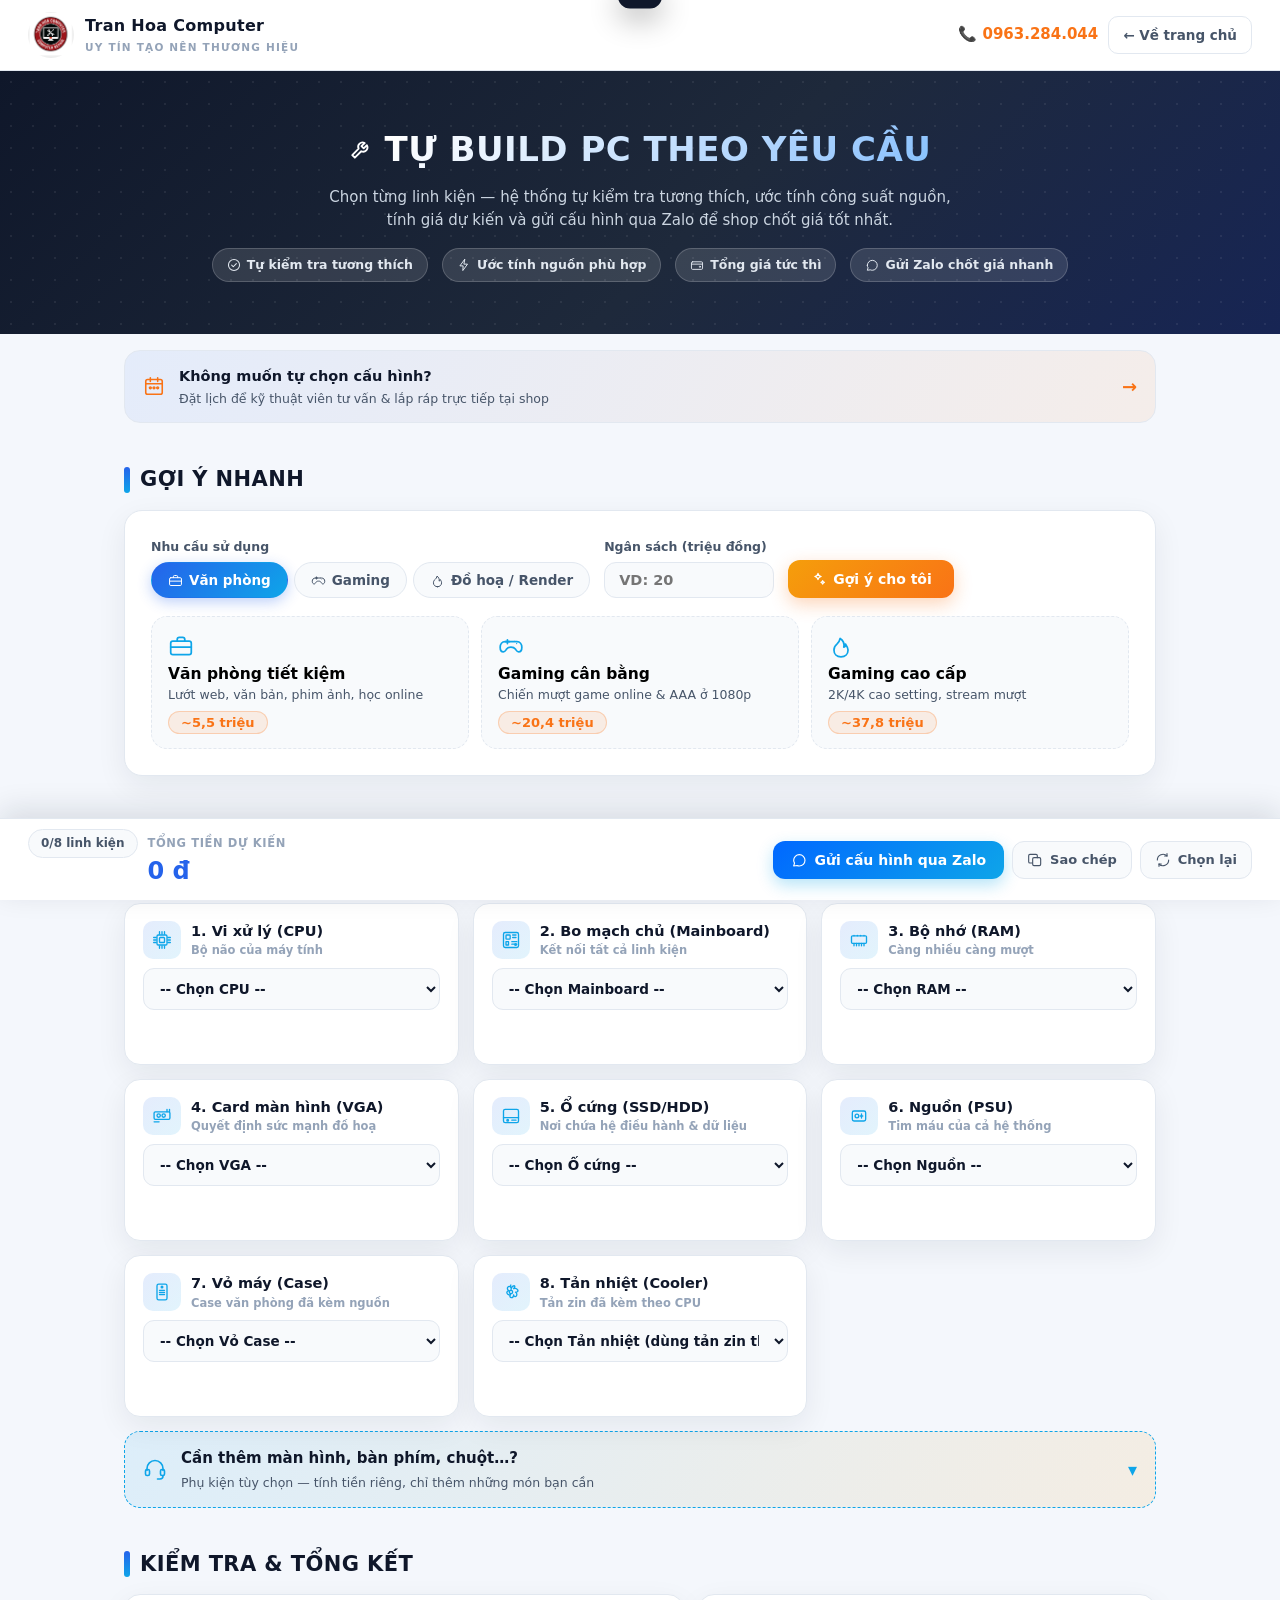
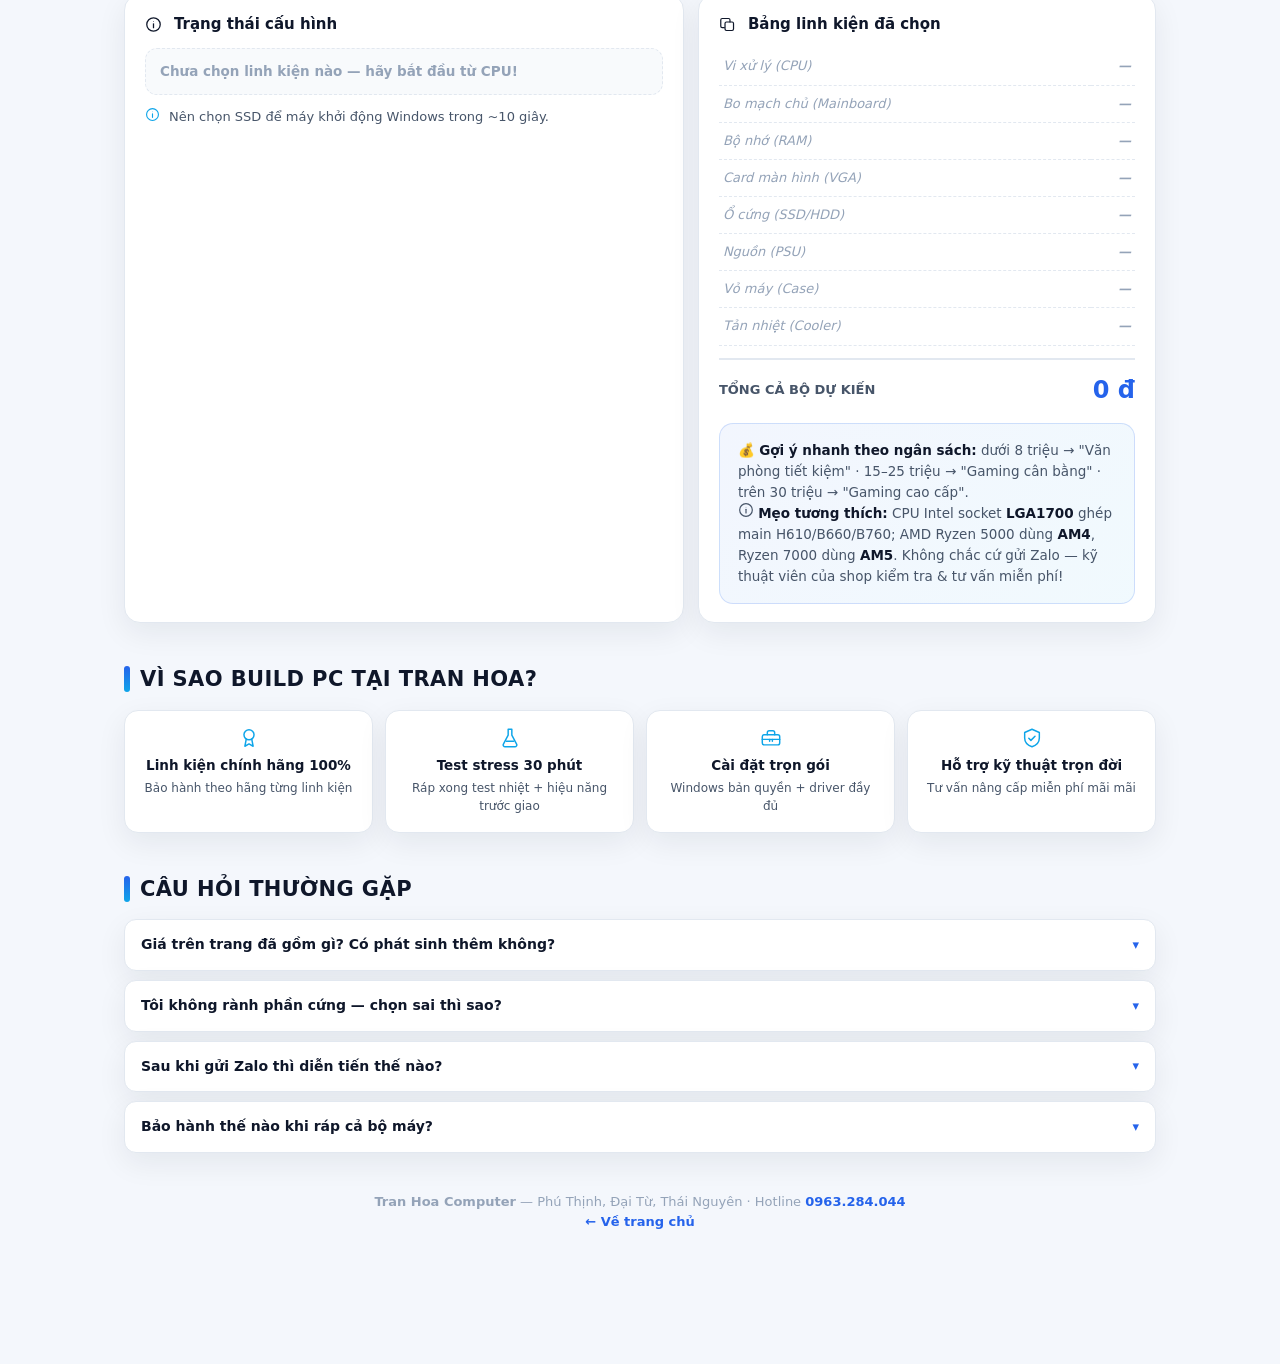
<file: build-pc.html>
<!DOCTYPE html>
<html lang="vi">
<head>
<meta charset="UTF-8">
<meta name="viewport" content="width=device-width, initial-scale=1.0">
<title>Tự Build PC — Tran Hoa Computer</title>
<meta name="description" content="Tự chọn linh kiện lắp PC hoàn chỉnh: CPU, Mainboard, RAM, VGA, SSD, Nguồn, Case, Tản nhiệt — hệ thống tự kiểm tra tương thích, ước tính công suất nguồn, tính giá dự kiến và gửi cấu hình qua Zalo để shop chốt giá.">
<style>
:root{
  --primary:#2563eb;--primary2:#0ea5e9;--primary-hover:#1d4ed8;
  --accent:#f97316;--green:#16a34a;--red:#dc2626;--amber:#d97706;
  --bg:#f4f7fc;--card:#ffffff;--text:#0f172a;--text2:#475569;--muted:#94a3b8;
  --border:#e2e8f0;--input:#f8fafc;--shadow:0 10px 30px rgba(15,23,42,.07);
}
@media (prefers-color-scheme:dark){
  :root{
    --bg:#0b1220;--card:#101a2e;--text:#e2e8f0;--text2:#94a3b8;--muted:#64748b;
    --border:#1e293b;--input:#0d1526;--shadow:0 10px 30px rgba(0,0,0,.45);
  }
}
*{margin:0;padding:0;box-sizing:border-box}
body{font-family:'Segoe UI',system-ui,-apple-system,sans-serif;background:var(--bg);color:var(--text);line-height:1.55;padding-bottom:92px}
a{color:inherit}
/* ── Header ── */
header{position:sticky;top:0;z-index:50;background:var(--card);border-bottom:1px solid var(--border);padding:12px clamp(14px,4vw,28px);display:flex;align-items:center;justify-content:space-between;gap:12px;flex-wrap:wrap}
.brand{display:flex;align-items:center;gap:11px;text-decoration:none}
.brand .logo{width:46px;height:46px;border-radius:50%;background:linear-gradient(135deg,var(--primary),var(--primary2));display:flex;align-items:center;justify-content:center;font-size:22px;color:#fff;font-weight:900;flex:none}.brand .logo-img{width:46px;height:46px;border-radius:50%;flex:none;object-fit:cover;background:var(--card)}
.brand .name{font-weight:900;font-size:16px;letter-spacing:.3px}
.brand .slogan{font-size:10.5px;text-transform:uppercase;letter-spacing:1.2px;color:var(--muted);font-weight:700}
.head-right{display:flex;align-items:center;gap:10px;flex-wrap:wrap}
.hotline{display:flex;align-items:center;gap:7px;font-weight:800;color:var(--accent);font-size:15px;text-decoration:none}
.back-home{display:inline-flex;align-items:center;gap:6px;border:1.5px solid var(--border);color:var(--text2);background:var(--card);padding:8px 14px;border-radius:10px;font-size:13.5px;font-weight:700;text-decoration:none;transition:.2s}
.back-home:hover{border-color:var(--primary);color:var(--primary)}
/* ── Hero ── */
.hero{background:linear-gradient(135deg,#0f172a 0%,#1e293b 55%,#172554 100%);color:#fff;text-align:center;padding:clamp(30px,6vw,52px) 18px;position:relative;overflow:hidden}
.hero::before{content:'';position:absolute;inset:0;background-image:radial-gradient(rgba(255,255,255,.07) 1px,transparent 1px);background-size:22px 22px;pointer-events:none}
.hero>*{position:relative;z-index:1}
.hero h1{font-size:clamp(22px,5vw,34px);font-weight:900;letter-spacing:.5px;background:linear-gradient(135deg,#fff 30%,#93c5fd 70%,#38bdf8 100%);-webkit-background-clip:text;background-clip:text;-webkit-text-fill-color:transparent;display:flex;align-items:center;justify-content:center;gap:10px}.hero h1 svg{display:block;flex:none;-webkit-text-fill-color:currentColor}
.hero p{max-width:640px;margin:10px auto 0;font-size:clamp(13px,2.5vw,15px);color:#cbd5e1}
.hero-chips{display:flex;justify-content:center;gap:8px 14px;flex-wrap:wrap;margin-top:16px}
.hero-chips span{background:rgba(255,255,255,.12);border:1px solid rgba(255,255,255,.18);padding:6px 14px;border-radius:30px;font-size:12.5px;font-weight:600;color:#e2e8f0;display:inline-flex;align-items:center;gap:6px}.hero-chips svg{width:14px;height:14px;display:block}
/* ── Layout ── */
.wrap{max-width:1080px;margin:0 auto;padding:0 clamp(12px,3vw,24px)}
.sec-title{display:flex;align-items:center;gap:10px;font-size:clamp(16px,3.5vw,21px);font-weight:900;margin:clamp(24px,5vw,40px) 0 14px;text-transform:uppercase;letter-spacing:.4px}
.sec-title .bar{flex:none;width:6px;height:26px;border-radius:3px;background:linear-gradient(180deg,var(--primary),var(--primary2))}
.sec-sub{color:var(--text2);font-size:14px;margin-bottom:18px}
/* ── Presets + suggest ── */
.suggest-box{background:var(--card);border:1px solid var(--border);border-radius:18px;box-shadow:var(--shadow);padding:clamp(16px,4vw,26px)}
.suggest-row{display:flex;gap:14px;flex-wrap:wrap;align-items:flex-end}
.suggest-row label{display:block;font-size:12.5px;font-weight:700;color:var(--text2);margin-bottom:6px}
.pill-group{display:flex;gap:6px;flex-wrap:wrap}
.pill{border:1.5px solid var(--border);background:var(--input);color:var(--text2);padding:9px 16px;border-radius:30px;font-size:13.5px;font-weight:700;cursor:pointer;transition:.2s;font-family:inherit;display:inline-flex;align-items:center;gap:6px}.pill svg{width:15px;height:15px;display:block}
.pill.active{background:linear-gradient(135deg,var(--primary),var(--primary2));color:#fff;border-color:transparent;box-shadow:0 4px 14px rgba(37,99,235,.3)}
.budget-input{padding:9px 14px;border:1.5px solid var(--border);border-radius:12px;font-size:14.5px;font-weight:700;background:var(--input);color:var(--text);width:170px;outline:none;font-family:inherit}
.budget-input:focus{border-color:var(--primary)}
.btn{display:inline-flex;align-items:center;justify-content:center;gap:7px;border:none;cursor:pointer;font-family:inherit;font-weight:800;border-radius:12px;transition:.2s;font-size:14px}
.btn-suggest{background:linear-gradient(135deg,#f59e0b,#f97316);color:#fff;padding:11px 22px;box-shadow:0 6px 18px rgba(249,115,22,.3)}
.btn-suggest:hover{transform:translateY(-2px)}
.presets{display:grid;grid-template-columns:repeat(auto-fit,minmax(230px,1fr));gap:12px;margin-top:18px}
.preset-card{border:1.5px dashed var(--border);border-radius:16px;padding:16px 16px 14px;background:var(--input);cursor:pointer;transition:.2s;text-align:left;font-family:inherit}
.preset-card:hover{border-color:var(--primary2);transform:translateY(-3px);box-shadow:0 8px 22px rgba(14,165,233,.15)}
.preset-card .p-ico{color:var(--primary2)}.preset-card .p-ico svg{display:block}
.preset-card .p-name{font-size:15.5px;font-weight:900;margin-top:6px}
.preset-card .p-desc{font-size:12.5px;color:var(--text2);margin-top:4px}
.preset-card .p-price{display:inline-block;margin-top:9px;font-size:13px;font-weight:800;color:var(--accent);background:rgba(249,115,22,.1);border:1px solid rgba(249,115,22,.25);border-radius:20px;padding:3px 12px}
/* ── Component cards ── */
.grid{display:grid;grid-template-columns:repeat(auto-fit,minmax(min(100%,330px),1fr));gap:14px}
.comp-card{background:var(--card);border:1px solid var(--border);border-radius:16px;padding:16px 18px;box-shadow:var(--shadow);transition:.2s}
.comp-card.chosen{border-color:var(--primary2);box-shadow:0 8px 24px rgba(14,165,233,.16)}
.comp-head{display:flex;align-items:center;gap:10px;margin-bottom:8px}
.comp-ico{width:38px;height:38px;border-radius:10px;background:linear-gradient(135deg,rgba(37,99,235,.12),rgba(14,165,233,.12));display:flex;align-items:center;justify-content:center;font-size:19px;flex:none}.comp-ico{color:var(--primary2)}.comp-ico svg{width:20px;height:20px;display:block}
.comp-name{font-weight:800;font-size:14.5px}
.comp-hint{font-size:11.5px;color:var(--muted);font-weight:600}
select{width:100%;padding:11px 12px;border:1.5px solid var(--border);border-radius:11px;font-size:13.5px;font-weight:600;background:var(--input);color:var(--text);outline:none;font-family:inherit;cursor:pointer}
select:focus{border-color:var(--primary)}
.spec-row{display:flex;gap:6px;flex-wrap:wrap;margin-top:9px;min-height:22px}
.booking-cta{display:flex;align-items:center;gap:14px;background:linear-gradient(120deg,rgba(37,99,235,.08),rgba(249,115,22,.08));border:1.5px solid var(--border);border-radius:16px;padding:14px 18px;margin-top:16px;text-decoration:none;transition:.2s}
.booking-cta:hover{border-color:var(--accent);transform:translateY(-1px);box-shadow:0 8px 20px rgba(249,115,22,.12)}
.bk-ico{flex:none;color:var(--accent);display:flex;align-items:center}
.bk-mid{flex:1;display:flex;flex-direction:column}
.bk-mid b{font-size:14.5px;color:var(--text)}
.bk-sub{font-size:12.5px;color:var(--text2);margin-top:2px}
.bk-arrow{flex:none;font-size:18px;font-weight:800;color:var(--accent)}
.periph-toggle{display:flex;align-items:center;gap:14px;background:linear-gradient(120deg,rgba(14,165,233,.10),rgba(245,158,11,.10));border:1.5px dashed var(--primary2);border-radius:16px;padding:14px 18px;margin:14px 0 0;cursor:pointer;transition:.2s;user-select:none}
.periph-toggle:hover{border-color:var(--primary2);transform:translateY(-1px)}
.periph-toggle.open{border-style:solid;background:var(--card)}
.pt-ico{color:var(--primary2);display:flex;align-items:center}
.pt-mid{flex:1}
.pt-mid b{font-size:15px}
.pt-sub{display:block;font-size:12.5px;color:var(--text2);margin-top:2px}
.pt-arrow{font-size:18px;color:var(--primary2);transition:.25s}
.periph-toggle.open .pt-arrow{transform:rotate(180deg)}
.periph-bundles{display:flex;gap:10px;flex-wrap:wrap;margin:14px 0 4px}
.pb-btn{border:1.5px solid var(--primary2);background:transparent;color:var(--primary2);font-weight:700;font-size:13px;border-radius:20px;padding:8px 16px;cursor:pointer;transition:.2s}
.pb-btn:hover{background:var(--primary2);color:#fff}
.periph-grid .comp-card{padding:13px 15px}
.p-sec-tag{display:inline-block;font-size:10.5px;font-weight:800;color:#fff;background:linear-gradient(120deg,var(--primary2),#22c55e);border-radius:20px;padding:3px 10px;margin-left:8px;vertical-align:middle}
.sum-break{font-size:12.5px;color:var(--text2);margin-top:12px;text-align:right}
.periph-sep td{border-top:1.5px dashed var(--primary2);padding-top:10px!important;color:var(--primary2);font-weight:800;font-size:12.5px;background:none}
.spec-chip{font-size:10.5px;font-weight:700;padding:2px 9px;border-radius:20px;border:1px solid var(--border);color:var(--text2);background:var(--input)}
.item-price{margin-top:7px;font-size:14.5px;font-weight:900;color:var(--primary)}
/* ── Status + summary ── */
.duo{display:grid;grid-template-columns:1fr;gap:14px}
@media(min-width:860px){.duo{grid-template-columns:1.1fr .9fr}}
.panel{background:var(--card);border:1px solid var(--border);border-radius:16px;padding:18px 20px;box-shadow:var(--shadow)}
.panel h3{font-size:15px;font-weight:900;margin-bottom:12px;display:flex;align-items:center;gap:8px}
.compat-status{border-radius:12px;padding:12px 14px;font-size:13.5px;font-weight:700;margin-bottom:12px}
.compat-status.ok{background:rgba(22,163,74,.09);color:var(--green);border:1px solid rgba(22,163,74,.25)}
.compat-status.warn{background:rgba(217,119,6,.09);color:var(--amber);border:1px solid rgba(217,119,6,.25)}
.compat-status.empty{background:var(--input);color:var(--muted);border:1px dashed var(--border)}
.check-list{display:flex;flex-direction:column;gap:8px}
.check-item{display:flex;gap:9px;font-size:13px;color:var(--text2);align-items:flex-start}
.check-item .ci{flex:none;font-size:14px;line-height:1.4}.ci svg{width:15px;height:15px;display:block}
.check-item.ok .ci{color:var(--green)}.check-item.warn .ci{color:var(--amber)}.check-item.info .ci{color:var(--primary2)}
.sum-table{width:100%;border-collapse:collapse}
.sum-table td{padding:8px 4px;font-size:13px;border-bottom:1px dashed var(--border);color:var(--text2)}
.sum-table td:last-child{text-align:right;font-weight:800;color:var(--text);white-space:nowrap}
.sum-table tr.placeholder td{color:var(--muted);font-style:italic}
.sum-total{display:flex;justify-content:space-between;align-items:center;margin-top:12px;padding-top:12px;border-top:2px solid var(--border)}
.sum-total .lbl{font-size:13px;font-weight:700;color:var(--text2)}
.sum-total .val{font-size:clamp(19px,4vw,24px);font-weight:900;color:var(--primary)}
/* ── Benefits / FAQ / footer ── */
.benefits{display:grid;grid-template-columns:repeat(auto-fit,minmax(200px,1fr));gap:12px}
.benefit{background:var(--card);border:1px solid var(--border);border-radius:14px;padding:16px;text-align:center;box-shadow:var(--shadow)}
.benefit .b-ico{color:var(--primary2);display:flex;align-items:center;justify-content:center}
.benefit .b-t{font-weight:800;font-size:13.5px;margin-top:6px}
.benefit .b-d{font-size:12px;color:var(--text2);margin-top:3px}
details.faq{background:var(--card);border:1px solid var(--border);border-radius:12px;padding:0;margin-bottom:9px;box-shadow:var(--shadow)}
details.faq summary{list-style:none;cursor:pointer;padding:14px 16px;font-weight:800;font-size:14px;display:flex;justify-content:space-between;align-items:center;gap:10px}
details.faq summary::-webkit-details-marker{display:none}
details.faq summary::after{content:'▾';color:var(--primary);font-size:13px}
details.faq[open] summary::after{content:'▴'}
details.faq .faq-body{padding:0 16px 14px;font-size:13.5px;color:var(--text2)}
.note-box{background:linear-gradient(135deg,rgba(37,99,235,.06),rgba(14,165,233,.06));border:1px solid rgba(37,99,235,.18);border-radius:14px;padding:16px 18px;font-size:13.5px;color:var(--text2);margin-top:16px}
.note-box b{color:var(--text)}
footer{text-align:center;padding:30px 16px 40px;color:var(--muted);font-size:13px}
footer a{color:var(--primary);font-weight:700;text-decoration:none}
/* ── Sticky action bar ── */
.action-bar{position:fixed;left:0;right:0;bottom:0;z-index:60;background:var(--card);border-top:1.5px solid var(--border);box-shadow:0 -8px 30px rgba(15,23,42,.12);padding:10px clamp(12px,4vw,28px);display:flex;align-items:center;gap:10px;justify-content:space-between;flex-wrap:wrap}
.ab-left{display:flex;align-items:baseline;gap:10px;flex-wrap:wrap}
.ab-progress{font-size:12px;font-weight:800;color:var(--text2);background:var(--input);border:1px solid var(--border);border-radius:20px;padding:4px 12px}
.ab-progress.done{color:var(--green);border-color:rgba(22,163,74,.35);background:rgba(22,163,74,.07)}
.ab-total-lbl{font-size:11.5px;color:var(--muted);font-weight:700;text-transform:uppercase;letter-spacing:.6px}
.ab-total{font-size:clamp(18px,4.5vw,24px);font-weight:900;color:var(--primary)}
.ab-btns{display:flex;gap:8px;flex-wrap:wrap}
.btn-zalo{background:linear-gradient(135deg,#0068ff,#0ea5e9);color:#fff;padding:11px 18px;box-shadow:0 6px 16px rgba(14,165,233,.3)}
.btn-zalo:hover{transform:translateY(-2px)}
.btn-ghost{background:var(--input);color:var(--text2);border:1.5px solid var(--border);padding:10px 14px;font-size:13px}
.btn-ghost:hover{border-color:var(--primary);color:var(--primary)}
/* ── Toast ── */
#toast{position:fixed;top:18px;left:50%;transform:translateX(-50%) translateY(-140%);background:#0f172a;color:#fff;font-size:14px;font-weight:700;padding:12px 22px;border-radius:12px;z-index:99;transition:transform .35s;box-shadow:0 10px 30px rgba(0,0,0,.3);max-width:92vw;text-align:center}
#toast.show{transform:translateX(-50%) translateY(0)}
@media(max-width:640px){
  .action-bar{padding:8px 12px}
  .ab-btns .btn-ghost{padding:10px 11px}
  .hotline{font-size:13.5px}
}
</style>
</head>
<body>

<header>
  <a class="brand" href="index.html">
    <img src="logo.png" alt="Logo Tran Hoa Computer" class="logo-img" width="46" height="46" loading="lazy" decoding="async" onerror="this.style.display='none'">
    <div>
      <div class="name">Tran Hoa Computer</div>
      <div class="slogan">Uy Tín Tạo Nên Thương Hiệu</div>
    </div>
  </a>
  <div class="head-right">
    <a class="hotline" href="tel:0963284044">📞 0963.284.044</a>
    <a class="back-home" href="index.html">← Về trang chủ</a>
  </div>
</header>

<section class="hero">
  <h1><svg width="26" height="26" viewBox="0 0 24 24" fill="none" stroke="currentColor" stroke-width="1.7" stroke-linecap="round" stroke-linejoin="round"><path d="M14.5 6.5a4 4 0 0 0-5.6 5.2L3 17.6l2.4 2.4 5.9-5.9a4 4 0 0 0 5.2-5.6l-2.9 2.9-2.1-2.1z"/></svg> TỰ BUILD PC THEO YÊU CẦU</h1>
  <p>Chọn từng linh kiện — hệ thống tự kiểm tra tương thích, ước tính công suất nguồn, tính giá dự kiến và gửi cấu hình qua Zalo để shop chốt giá tốt nhất.</p>
  <div class="hero-chips">
    <span><svg width="15" height="15" viewBox="0 0 24 24" fill="none" stroke="currentColor" stroke-width="1.8" stroke-linecap="round" stroke-linejoin="round"><circle cx="12" cy="12" r="9.5"/><path d="M8 12.3l2.7 2.7L16 9.5"/></svg> Tự kiểm tra tương thích</span>
    <span><svg width="15" height="15" viewBox="0 0 24 24" fill="none" stroke="currentColor" stroke-width="1.7" stroke-linecap="round" stroke-linejoin="round"><path d="M13 2.5 5 13.5h5.5L10 21.5l8-11H12.5z"/></svg> Ước tính nguồn phù hợp</span>
    <span><svg width="15" height="15" viewBox="0 0 24 24" fill="none" stroke="currentColor" stroke-width="1.6" stroke-linecap="round" stroke-linejoin="round"><rect x="2.5" y="6.5" width="19" height="13" rx="2"/><path d="M2.5 10.5h19"/><circle cx="17" cy="15" r="1"/></svg> Tổng giá tức thì</span>
    <span><svg width="15" height="15" viewBox="0 0 24 24" fill="none" stroke="currentColor" stroke-width="1.7" stroke-linecap="round" stroke-linejoin="round"><path d="M4 12.5C4 7.8 7.8 4 12.5 4S21 7.8 21 12.5 17.2 21 12.5 21c-1.2 0-2.4-.2-3.4-.7L4 21l1.3-4.3c-.8-1.2-1.3-2.6-1.3-4.2Z"/></svg> Gửi Zalo chốt giá nhanh</span>
  </div>
</section>

<div class="wrap">

  <a href="index.html#datlich-sua-chua" class="booking-cta">
    <span class="bk-ico"><svg width="22" height="22" viewBox="0 0 24 24" fill="none" stroke="currentColor" stroke-width="1.7" stroke-linecap="round" stroke-linejoin="round"><rect x="3" y="5" width="18" height="16" rx="2"/><path d="M3 9.5h18M8 3v4M16 3v4"/><circle cx="8" cy="14" r="1"/><circle cx="12" cy="14" r="1"/><circle cx="16" cy="14" r="1"/></svg></span>
    <span class="bk-mid">
      <b>Không muốn tự chọn cấu hình?</b>
      <span class="bk-sub">Đặt lịch để kỹ thuật viên tư vấn &amp; lắp ráp trực tiếp tại shop</span>
    </span>
    <span class="bk-arrow">→</span>
  </a>

  <div class="sec-title"><span class="bar"></span>Gợi ý nhanh</div>
  <div class="suggest-box">
    <div class="suggest-row">
      <div>
        <label>Nhu cầu sử dụng</label>
        <div class="pill-group" id="usagePills">
          <button type="button" class="pill active" data-usage="office"><svg width="16" height="16" viewBox="0 0 24 24" fill="none" stroke="currentColor" stroke-width="1.6" stroke-linecap="round" stroke-linejoin="round"><rect x="2.5" y="7.5" width="19" height="12.5" rx="2"/><path d="M8.5 7.5V6a2 2 0 0 1 2-2h3a2 2 0 0 1 2 2v1.5M2.5 13h19"/></svg> Văn phòng</button>
          <button type="button" class="pill" data-usage="gaming"><svg width="16" height="16" viewBox="0 0 24 24" fill="none" stroke="currentColor" stroke-width="1.6" stroke-linecap="round" stroke-linejoin="round"><path d="M7 8h3.5M8.7 6.3v3.4"/><circle cx="15.2" cy="7.8" r=".6" fill="currentColor" stroke="none"/><circle cx="17.2" cy="9.8" r=".6" fill="currentColor" stroke="none"/><path d="M6.5 8C3.8 8 2 10.3 2 13.2c0 2.6 1.3 4.3 3 4.3 1.4 0 1.8-1 3-2.7.9-1.3 1.7-1.8 4-1.8s3.1.5 4 1.8c1.2 1.7 1.6 2.7 3 2.7 1.7 0 3-1.7 3-4.3C22 10.3 20.2 8 17.5 8z"/></svg> Gaming</button>
          <button type="button" class="pill" data-usage="design"><svg width="16" height="16" viewBox="0 0 24 24" fill="none" stroke="currentColor" stroke-width="1.6" stroke-linecap="round" stroke-linejoin="round"><path d="M12 22c4 0 6.5-2.7 6.5-6.3 0-2.6-1.4-4-2.4-5.5.2 1.6-.6 2.6-1.5 2.8.6-3.3-.7-6.3-3.4-8-.4 2.5-1.6 4-3 5.3C6.5 11.7 5.5 13.3 5.5 15.7 5.5 19.3 8 22 12 22Z"/></svg> Đồ hoạ / Render</button>
        </div>
      </div>
      <div>
        <label for="budgetInput">Ngân sách (triệu đồng)</label>
        <input type="number" class="budget-input" id="budgetInput" min="4" max="100" step="0.5" placeholder="VD: 20" inputmode="decimal">
      </div>
      <button type="button" class="btn btn-suggest" id="btnSuggest"><svg width="16" height="16" viewBox="0 0 24 24" fill="none" stroke="currentColor" stroke-width="1.7" stroke-linecap="round" stroke-linejoin="round"><path d="M12 3.5c.5 3 1.8 4.3 4.8 4.8-3 .5-4.3 1.8-4.8 4.8-.5-3-1.8-4.3-4.8-4.8 3-.5 4.3-1.8 4.8-4.8Z"/><path d="M19 14.5c.3 1.6 1 2.3 2.6 2.6-1.6.3-2.3 1-2.6 2.6-.3-1.6-1-2.3-2.6-2.6 1.6-.3 2.3-1 2.6-2.6Z"/></svg> Gợi ý cho tôi</button>
    </div>
    <div class="presets">
      <button type="button" class="preset-card" data-preset="office">
        <div class="p-ico"><svg width="26" height="26" viewBox="0 0 24 24" fill="none" stroke="currentColor" stroke-width="1.6" stroke-linecap="round" stroke-linejoin="round"><rect x="2.5" y="7.5" width="19" height="12.5" rx="2"/><path d="M8.5 7.5V6a2 2 0 0 1 2-2h3a2 2 0 0 1 2 2v1.5M2.5 13h19"/></svg></div>
        <div class="p-name">Văn phòng tiết kiệm</div>
        <div class="p-desc">Lướt web, văn bản, phim ảnh, học online</div>
        <span class="p-price">~5,5 triệu</span>
      </button>
      <button type="button" class="preset-card" data-preset="gaming">
        <div class="p-ico"><svg width="26" height="26" viewBox="0 0 24 24" fill="none" stroke="currentColor" stroke-width="1.6" stroke-linecap="round" stroke-linejoin="round"><path d="M7 8h3.5M8.7 6.3v3.4"/><circle cx="15.2" cy="7.8" r=".6" fill="currentColor" stroke="none"/><circle cx="17.2" cy="9.8" r=".6" fill="currentColor" stroke="none"/><path d="M6.5 8C3.8 8 2 10.3 2 13.2c0 2.6 1.3 4.3 3 4.3 1.4 0 1.8-1 3-2.7.9-1.3 1.7-1.8 4-1.8s3.1.5 4 1.8c1.2 1.7 1.6 2.7 3 2.7 1.7 0 3-1.7 3-4.3C22 10.3 20.2 8 17.5 8z"/></svg></div>
        <div class="p-name">Gaming cân bằng</div>
        <div class="p-desc">Chiến mượt game online &amp; AAA ở 1080p</div>
        <span class="p-price">~20,4 triệu</span>
      </button>
      <button type="button" class="preset-card" data-preset="premium">
        <div class="p-ico"><svg width="26" height="26" viewBox="0 0 24 24" fill="none" stroke="currentColor" stroke-width="1.6" stroke-linecap="round" stroke-linejoin="round"><path d="M12 22c4 0 6.5-2.7 6.5-6.3 0-2.6-1.4-4-2.4-5.5.2 1.6-.6 2.6-1.5 2.8.6-3.3-.7-6.3-3.4-8-.4 2.5-1.6 4-3 5.3C6.5 11.7 5.5 13.3 5.5 15.7 5.5 19.3 8 22 12 22Z"/></svg></div>
        <div class="p-name">Gaming cao cấp</div>
        <div class="p-desc">2K/4K cao setting, stream mượt</div>
        <span class="p-price">~37,8 triệu</span>
      </button>
    </div>
  </div>

  <div class="sec-title"><span class="bar"></span>Chọn linh kiện</div>
  <div class="sec-sub">Chọn theo thứ tự 1 → 8. Hệ thống tự kiểm tra và cảnh báo ngay khi bạn chọn.</div>
  <div class="grid" id="compGrid"></div>

  <div class="periph-toggle" id="periphToggle" role="button" tabindex="0">
    <span class="pt-ico"><svg width="24" height="24" viewBox="0 0 24 24" fill="none" stroke="currentColor" stroke-width="1.6" stroke-linecap="round" stroke-linejoin="round"><path d="M4 13.5v-2a8 8 0 0 1 16 0v2"/><rect x="2.5" y="12.5" width="4" height="6" rx="1.5"/><rect x="17.5" y="12.5" width="4" height="6" rx="1.5"/><path d="M20 18.5v.5a3 3 0 0 1-3 3h-2.5"/></svg></span>
    <div class="pt-mid">
      <b>Cần thêm màn hình, bàn phím, chuột…?</b>
      <span class="pt-sub">Phụ kiện tùy chọn — tính tiền riêng, chỉ thêm những món bạn cần</span>
    </div>
    <span class="pt-arrow" id="periphArrow">▾</span>
  </div>
  <div class="periph-zone" id="periphZone" style="display:none">
    <div class="periph-bundles" id="periphBundles"></div>
    <div class="grid periph-grid" id="periphGrid"></div>
  </div>

  <div class="sec-title"><span class="bar"></span>Kiểm tra &amp; Tổng kết</div>
  <div class="duo">
    <div class="panel">
      <h3><svg width="17" height="17" style="vertical-align:-3px;margin-right:4px" viewBox="0 0 24 24" fill="none" stroke="currentColor" stroke-width="1.8" stroke-linecap="round" stroke-linejoin="round"><circle cx="12" cy="12" r="9.5"/><path d="M12 11v5.5"/><circle cx="12" cy="7.7" r=".6" fill="currentColor" stroke="none"/></svg>Trạng thái cấu hình</h3>
      <div class="compat-status empty" id="compatStatus">Chưa chọn linh kiện nào — hãy bắt đầu từ CPU!</div>
      <div class="check-list" id="checkList"></div>
    </div>
    <div class="panel">
      <h3><svg width="17" height="17" style="vertical-align:-3px;margin-right:4px" viewBox="0 0 24 24" fill="none" stroke="currentColor" stroke-width="1.7" stroke-linecap="round" stroke-linejoin="round"><rect x="8.5" y="8.5" width="12" height="12" rx="2"/><path d="M15.5 8.5V5.5a2 2 0 0 0-2-2h-9a2 2 0 0 0-2 2v9a2 2 0 0 0 2 2h3"/></svg>Bảng linh kiện đã chọn</h3>
      <table class="sum-table" id="sumTable"></table>
      <div class="sum-break" id="sumBreak" style="display:none"></div>
      <div class="sum-total">
        <span class="lbl">TỔNG CẢ BỘ DỰ KIẾN</span>
        <span class="val" id="sumTotal">0 đ</span>
      </div>
      <div class="note-box" style="margin-top:14px">
        💰 <b>Gợi ý nhanh theo ngân sách:</b> dưới 8 triệu → "Văn phòng tiết kiệm" · 15–25 triệu → "Gaming cân bằng" · trên 30 triệu → "Gaming cao cấp".<br>
        <svg width="16" height="16" viewBox="0 0 24 24" fill="none" stroke="currentColor" stroke-width="1.8" stroke-linecap="round" stroke-linejoin="round"><circle cx="12" cy="12" r="9.5"/><path d="M12 11v5.5"/><circle cx="12" cy="7.7" r=".6" fill="currentColor" stroke="none"/></svg> <b>Mẹo tương thích:</b> CPU Intel socket <b>LGA1700</b> ghép main H610/B660/B760; AMD Ryzen 5000 dùng <b>AM4</b>, Ryzen 7000 dùng <b>AM5</b>. Không chắc cứ gửi Zalo — kỹ thuật viên của shop kiểm tra &amp; tư vấn miễn phí!
      </div>
    </div>
  </div>

  <div class="sec-title"><span class="bar"></span>Vì sao build PC tại Tran Hoa?</div>
  <div class="benefits">
    <div class="benefit"><div class="b-ico"><svg width="22" height="22" viewBox="0 0 24 24" fill="none" stroke="currentColor" stroke-width="1.6" stroke-linecap="round" stroke-linejoin="round"><circle cx="12" cy="8.5" r="5.5"/><path d="M9 13.3 7.5 21l4.5-2.5 4.5 2.5-1.5-7.7"/></svg></div><div class="b-t">Linh kiện chính hãng 100%</div><div class="b-d">Bảo hành theo hãng từng linh kiện</div></div>
    <div class="benefit"><div class="b-ico"><svg width="22" height="22" viewBox="0 0 24 24" fill="none" stroke="currentColor" stroke-width="1.6" stroke-linecap="round" stroke-linejoin="round"><path d="M10 2.5h4M10 2.5v6.3L4.8 18.6A2 2 0 0 0 6.6 21.5h10.8a2 2 0 0 0 1.8-2.9L14 8.8V2.5"/><path d="M8 15.5h8"/></svg></div><div class="b-t">Test stress 30 phút</div><div class="b-d">Ráp xong test nhiệt + hiệu năng trước giao</div></div>
    <div class="benefit"><div class="b-ico"><svg width="22" height="22" viewBox="0 0 24 24" fill="none" stroke="currentColor" stroke-width="1.6" stroke-linecap="round" stroke-linejoin="round"><rect x="2.5" y="8.5" width="19" height="11" rx="2"/><path d="M8 8.5V6a2 2 0 0 1 2-2h4a2 2 0 0 1 2 2v2.5M2.5 13.5h19"/><path d="M10.5 13.5v2M13.5 13.5v2"/></svg></div><div class="b-t">Cài đặt trọn gói</div><div class="b-d">Windows bản quyền + driver đầy đủ</div></div>
    <div class="benefit"><div class="b-ico"><svg width="22" height="22" viewBox="0 0 24 24" fill="none" stroke="currentColor" stroke-width="1.6" stroke-linecap="round" stroke-linejoin="round"><path d="M12 2.5 20 6v6c0 5-3.5 8-8 9.5-4.5-1.5-8-4.5-8-9.5V6z"/><path d="M8.5 12.3l2.3 2.3 4.5-4.6"/></svg></div><div class="b-t">Hỗ trợ kỹ thuật trọn đời</div><div class="b-d">Tư vấn nâng cấp miễn phí mãi mãi</div></div>
  </div>

  <div class="sec-title"><span class="bar"></span>Câu hỏi thường gặp</div>
  <details class="faq"><summary>Giá trên trang đã gồm gì? Có phát sinh thêm không?</summary><div class="faq-body">Giá là <b>giá dự kiến từng linh kiện</b>, chưa gồm màn hình, chuột, bàn phím — nếu cần, thêm ngay ở mục <b>“Cần thêm màn hình, bàn phím, chuột…?”</b> phía trên (tính tiền riêng, tổng tự cộng). Khi bạn gửi cấu hình qua Zalo, shop sẽ báo giá chốt theo thời điểm (giá linh kiện có thể dao động nhẹ theo thị trường). Không có chi phí ẩn: phí lắp ráp, test, cài Win cơ bản đều được miễn khi mua trọn cấu hình tại shop.</div></details>
  <details class="faq"><summary>Tôi không rành phần cứng — chọn sai thì sao?</summary><div class="faq-body">Yên tâm! Hệ thống đã chặn trước các lỗi cơ bản (sai socket, sai loại RAM, thiếu công suất nguồn). Nếu vẫn còn băn khoăn, cứ bấm <b>Gửi cấu hình qua Zalo</b> — kỹ thuật viên sẽ xem lại từng món, chỉnh chỗ chưa hợp lý và tư vấn miễn phí.</div></details>
  <details class="faq"><summary>Sau khi gửi Zalo thì diễn tiến thế nào?</summary><div class="faq-body">Shop sẽ: (1) kiểm tra &amp; tối ưu cấu hình theo ngân sách của bạn, (2) báo giá chốt + thời gian có máy, (3) nhận cọc nếu bạn chốt build (thường xong trong 2–4 tiếng, máy được test kỹ trước khi bàn giao).</div></details>
  <details class="faq"><summary>Bảo hành thế nào khi ráp cả bộ máy?</summary><div class="faq-body">Mỗi linh kiện bảo hành chính hãng theo hãng sản xuất (VD: main 3 năm, RAM lifetime, SSD 3–5 năm...). Ngoài ra shop hỗ trợ kiểm tra, xử lý lỗi kẹt xung đột, cài lại Win trong 1 tháng đầu hoàn toàn miễn phí.</div></details>

  <footer>
    <b>Tran Hoa Computer</b> — Phú Thịnh, Đại Từ, Thái Nguyên · Hotline <a href="tel:0963284044">0963.284.044</a><br>
    <a href="index.html">← Về trang chủ</a>
  </footer>
</div>

<div class="action-bar">
  <div class="ab-left">
    <span class="ab-progress" id="abProgress">0/8 linh kiện</span>
    <div>
      <div class="ab-total-lbl">Tổng tiền dự kiến</div>
      <div class="ab-total" id="abTotal">0 đ</div>
    </div>
  </div>
  <div class="ab-btns">
    <button type="button" class="btn btn-zalo" id="btnZalo"><svg width="16" height="16" viewBox="0 0 24 24" fill="none" stroke="currentColor" stroke-width="1.7" stroke-linecap="round" stroke-linejoin="round"><path d="M4 12.5C4 7.8 7.8 4 12.5 4S21 7.8 21 12.5 17.2 21 12.5 21c-1.2 0-2.4-.2-3.4-.7L4 21l1.3-4.3c-.8-1.2-1.3-2.6-1.3-4.2Z"/></svg> Gửi cấu hình qua Zalo</button>
    <button type="button" class="btn btn-ghost" id="btnCopy"><svg width="16" height="16" viewBox="0 0 24 24" fill="none" stroke="currentColor" stroke-width="1.7" stroke-linecap="round" stroke-linejoin="round"><rect x="8.5" y="8.5" width="12" height="12" rx="2"/><path d="M15.5 8.5V5.5a2 2 0 0 0-2-2h-9a2 2 0 0 0-2 2v9a2 2 0 0 0 2 2h3"/></svg> Sao chép</button>
    <button type="button" class="btn btn-ghost" id="btnReset"><svg width="16" height="16" viewBox="0 0 24 24" fill="none" stroke="currentColor" stroke-width="1.7" stroke-linecap="round" stroke-linejoin="round"><path d="M3.5 12a8.5 8.5 0 0 1 14.6-6M20.5 12a8.5 8.5 0 0 1-14.6 6"/><path d="M18 2.5v3.5h-3.5M6 21.5V18h3.5"/></svg> Chọn lại</button>
  </div>
</div>
<div id="toast"></div>

<script>
var ICONS = {"cpu": "<svg viewBox=\"0 0 24 24\" fill=\"none\" stroke=\"currentColor\" stroke-width=\"1.6\" stroke-linecap=\"round\" stroke-linejoin=\"round\"><rect x=\"6\" y=\"6\" width=\"12\" height=\"12\" rx=\"1.5\"/><rect x=\"9\" y=\"9\" width=\"6\" height=\"6\" rx=\"1\"/><path d=\"M9 2v3M12 2v3M15 2v3M9 19v3M12 19v3M15 19v3M2 9h3M2 12h3M2 15h3M19 9h3M19 12h3M19 15h3\"/></svg>", "mainboard": "<svg viewBox=\"0 0 24 24\" fill=\"none\" stroke=\"currentColor\" stroke-width=\"1.6\" stroke-linecap=\"round\" stroke-linejoin=\"round\"><rect x=\"3\" y=\"3\" width=\"18\" height=\"18\" rx=\"2\"/><rect x=\"6\" y=\"6\" width=\"5\" height=\"5\" rx=\".8\"/><path d=\"M14 6h4M14 9h4M6 14h3v4H6zM13 14h6M13 17h6\"/><circle cx=\"17.5\" cy=\"17.5\" r=\"1\"/></svg>", "ram": "<svg viewBox=\"0 0 24 24\" fill=\"none\" stroke=\"currentColor\" stroke-width=\"1.6\" stroke-linecap=\"round\" stroke-linejoin=\"round\"><rect x=\"3\" y=\"7\" width=\"18\" height=\"9\" rx=\"1.2\"/><path d=\"M6 16v3M9 16v3M12 16v3M15 16v3M18 16v3M6 7v-.5M10 7v-.5M14 7v-.5M18 7v-.5\"/></svg>", "vga": "<svg viewBox=\"0 0 24 24\" fill=\"none\" stroke=\"currentColor\" stroke-width=\"1.6\" stroke-linecap=\"round\" stroke-linejoin=\"round\"><rect x=\"2.5\" y=\"7\" width=\"19\" height=\"9\" rx=\"1.5\"/><circle cx=\"8\" cy=\"11.5\" r=\"2\"/><circle cx=\"14\" cy=\"11.5\" r=\"2\"/><path d=\"M2.5 19h6M18 4v3M21 4v3\"/></svg>", "storage": "<svg viewBox=\"0 0 24 24\" fill=\"none\" stroke=\"currentColor\" stroke-width=\"1.6\" stroke-linecap=\"round\" stroke-linejoin=\"round\"><rect x=\"3\" y=\"4\" width=\"18\" height=\"16\" rx=\"2\"/><path d=\"M3 14h18\"/><circle cx=\"8\" cy=\"17\" r=\"1\"/><path d=\"M13 17h5\"/></svg>", "psu": "<svg viewBox=\"0 0 24 24\" fill=\"none\" stroke=\"currentColor\" stroke-width=\"1.6\" stroke-linecap=\"round\" stroke-linejoin=\"round\"><rect x=\"4\" y=\"6\" width=\"16\" height=\"12\" rx=\"2\"/><circle cx=\"9.5\" cy=\"12\" r=\"2.2\"/><path d=\"M15 9.5v5M13.5 12h3\"/></svg>", "case": "<svg viewBox=\"0 0 24 24\" fill=\"none\" stroke=\"currentColor\" stroke-width=\"1.6\" stroke-linecap=\"round\" stroke-linejoin=\"round\"><rect x=\"6\" y=\"2.5\" width=\"12\" height=\"19\" rx=\"2\"/><circle cx=\"12\" cy=\"6\" r=\"1\"/><path d=\"M9 10h6M9 12.5h6M9 15h6\"/></svg>", "cooler": "<svg viewBox=\"0 0 24 24\" fill=\"none\" stroke=\"currentColor\" stroke-width=\"1.6\" stroke-linecap=\"round\" stroke-linejoin=\"round\"><circle cx=\"12\" cy=\"12\" r=\"2\"/><path d=\"M12 10c0-3 1.5-5 3.5-5.5C17 4 17 6.5 15 8c1.8-.7 4-.2 5 1.5.9 1.5-.5 3-2.5 2.7 1.6 1 2 3.3.8 4.7-1 1.2-3 .5-3.3-1.4.4 1.9-1.1 3.6-2.8 3.3-1.7-.3-2-2.4-.7-3.8-1.6.9-3.7.2-4.3-1.7-.5-1.6.8-2.9 2.5-2.6-1.8-.8-2.6-2.9-1.5-4.5.9-1.4 2.8-1.3 3.3.3-.3-1-.2-2 .3-2.9\"/></svg>", "monitor": "<svg viewBox=\"0 0 24 24\" fill=\"none\" stroke=\"currentColor\" stroke-width=\"1.6\" stroke-linecap=\"round\" stroke-linejoin=\"round\"><rect x=\"2.5\" y=\"4\" width=\"19\" height=\"13\" rx=\"1.5\"/><path d=\"M8 20.5h8M12 17v3.5\"/></svg>", "keyboard": "<svg viewBox=\"0 0 24 24\" fill=\"none\" stroke=\"currentColor\" stroke-width=\"1.6\" stroke-linecap=\"round\" stroke-linejoin=\"round\"><rect x=\"2.5\" y=\"6\" width=\"19\" height=\"12\" rx=\"1.8\"/><path d=\"M6 10h1M10 10h1M14 10h1M18 10h1M6 13h1M10 13h1M14 13h1M18 13h1M8 16.3h8\"/></svg>", "mouse": "<svg viewBox=\"0 0 24 24\" fill=\"none\" stroke=\"currentColor\" stroke-width=\"1.6\" stroke-linecap=\"round\" stroke-linejoin=\"round\"><path d=\"M12 2.5c4 0 6.5 3 6.5 8v3c0 4.5-2.7 8-6.5 8s-6.5-3.5-6.5-8v-3c0-5 2.5-8 6.5-8Z\"/><path d=\"M12 2.5v7\"/></svg>", "headset": "<svg viewBox=\"0 0 24 24\" fill=\"none\" stroke=\"currentColor\" stroke-width=\"1.6\" stroke-linecap=\"round\" stroke-linejoin=\"round\"><path d=\"M4 13.5v-2a8 8 0 0 1 16 0v2\"/><rect x=\"2.5\" y=\"12.5\" width=\"4\" height=\"6\" rx=\"1.5\"/><rect x=\"17.5\" y=\"12.5\" width=\"4\" height=\"6\" rx=\"1.5\"/><path d=\"M20 18.5v.5a3 3 0 0 1-3 3h-2.5\"/></svg>", "speaker": "<svg viewBox=\"0 0 24 24\" fill=\"none\" stroke=\"currentColor\" stroke-width=\"1.6\" stroke-linecap=\"round\" stroke-linejoin=\"round\"><rect x=\"6\" y=\"2.5\" width=\"12\" height=\"19\" rx=\"2.5\"/><circle cx=\"12\" cy=\"8\" r=\"2\"/><circle cx=\"12\" cy=\"15.5\" r=\"3\"/></svg>", "wifi": "<svg viewBox=\"0 0 24 24\" fill=\"none\" stroke=\"currentColor\" stroke-width=\"1.6\" stroke-linecap=\"round\" stroke-linejoin=\"round\"><path d=\"M2 8.5c5.5-5 14.5-5 20 0\"/><path d=\"M5.5 12.5c3.8-3.3 9.2-3.3 13 0\"/><path d=\"M9 16.5c1.8-1.6 4.2-1.6 6 0\"/><circle cx=\"12\" cy=\"20\" r=\"1\"/></svg>", "chair": "<svg viewBox=\"0 0 24 24\" fill=\"none\" stroke=\"currentColor\" stroke-width=\"1.6\" stroke-linecap=\"round\" stroke-linejoin=\"round\"><path d=\"M6 3.5h9.5L18 12H6z\"/><path d=\"M6 12v5.5M18 12l1.5 5.5M7 21l-1-3.5h11.5L18 21\"/></svg>", "mousepad": "<svg viewBox=\"0 0 24 24\" fill=\"none\" stroke=\"currentColor\" stroke-width=\"1.6\" stroke-linecap=\"round\" stroke-linejoin=\"round\"><rect x=\"2.5\" y=\"7\" width=\"19\" height=\"10\" rx=\"2.5\"/><path d=\"M2.5 13.5h19\"/></svg>", "mic": "<svg viewBox=\"0 0 24 24\" fill=\"none\" stroke=\"currentColor\" stroke-width=\"1.6\" stroke-linecap=\"round\" stroke-linejoin=\"round\"><path d=\"M9 4.5a3 3 0 0 1 6 0v6a3 3 0 0 1-6 0z\"/><path d=\"M5.5 11a6.5 6.5 0 0 0 13 0M12 17.5v3.5M9 21h6\"/></svg>", "webcam": "<svg viewBox=\"0 0 24 24\" fill=\"none\" stroke=\"currentColor\" stroke-width=\"1.6\" stroke-linecap=\"round\" stroke-linejoin=\"round\"><circle cx=\"12\" cy=\"10\" r=\"6\"/><circle cx=\"12\" cy=\"10\" r=\"2\"/><path d=\"M7 20.5h10M9 17l-1.2 3.5M15 17l1.2 3.5\"/></svg>", "ups": "<svg viewBox=\"0 0 24 24\" fill=\"none\" stroke=\"currentColor\" stroke-width=\"1.6\" stroke-linecap=\"round\" stroke-linejoin=\"round\"><rect x=\"5\" y=\"4\" width=\"14\" height=\"16\" rx=\"2\"/><path d=\"M13 8l-4 5h3l-1 5 5-6h-3z\"/></svg>", "briefcase": "<svg viewBox=\"0 0 24 24\" fill=\"none\" stroke=\"currentColor\" stroke-width=\"1.6\" stroke-linecap=\"round\" stroke-linejoin=\"round\"><rect x=\"2.5\" y=\"7.5\" width=\"19\" height=\"12.5\" rx=\"2\"/><path d=\"M8.5 7.5V6a2 2 0 0 1 2-2h3a2 2 0 0 1 2 2v1.5M2.5 13h19\"/></svg>", "gamepad": "<svg viewBox=\"0 0 24 24\" fill=\"none\" stroke=\"currentColor\" stroke-width=\"1.6\" stroke-linecap=\"round\" stroke-linejoin=\"round\"><path d=\"M7 8h3.5M8.7 6.3v3.4\"/><circle cx=\"15.2\" cy=\"7.8\" r=\".6\" fill=\"currentColor\" stroke=\"none\"/><circle cx=\"17.2\" cy=\"9.8\" r=\".6\" fill=\"currentColor\" stroke=\"none\"/><path d=\"M6.5 8C3.8 8 2 10.3 2 13.2c0 2.6 1.3 4.3 3 4.3 1.4 0 1.8-1 3-2.7.9-1.3 1.7-1.8 4-1.8s3.1.5 4 1.8c1.2 1.7 1.6 2.7 3 2.7 1.7 0 3-1.7 3-4.3C22 10.3 20.2 8 17.5 8z\"/></svg>", "flame": "<svg viewBox=\"0 0 24 24\" fill=\"none\" stroke=\"currentColor\" stroke-width=\"1.6\" stroke-linecap=\"round\" stroke-linejoin=\"round\"><path d=\"M12 22c4 0 6.5-2.7 6.5-6.3 0-2.6-1.4-4-2.4-5.5.2 1.6-.6 2.6-1.5 2.8.6-3.3-.7-6.3-3.4-8-.4 2.5-1.6 4-3 5.3C6.5 11.7 5.5 13.3 5.5 15.7 5.5 19.3 8 22 12 22Z\"/></svg>", "checkCircle": "<svg viewBox=\"0 0 24 24\" fill=\"none\" stroke=\"currentColor\" stroke-width=\"1.8\" stroke-linecap=\"round\" stroke-linejoin=\"round\"><circle cx=\"12\" cy=\"12\" r=\"9.5\"/><path d=\"M8 12.3l2.7 2.7L16 9.5\"/></svg>", "alertTriangle": "<svg viewBox=\"0 0 24 24\" fill=\"none\" stroke=\"currentColor\" stroke-width=\"1.8\" stroke-linecap=\"round\" stroke-linejoin=\"round\"><path d=\"M12 3.5 22 20H2z\"/><path d=\"M12 9.5v4.5\"/><circle cx=\"12\" cy=\"17\" r=\".6\" fill=\"currentColor\" stroke=\"none\"/></svg>", "info": "<svg viewBox=\"0 0 24 24\" fill=\"none\" stroke=\"currentColor\" stroke-width=\"1.8\" stroke-linecap=\"round\" stroke-linejoin=\"round\"><circle cx=\"12\" cy=\"12\" r=\"9.5\"/><path d=\"M12 11v5.5\"/><circle cx=\"12\" cy=\"7.7\" r=\".6\" fill=\"currentColor\" stroke=\"none\"/></svg>", "sparkle": "<svg viewBox=\"0 0 24 24\" fill=\"none\" stroke=\"currentColor\" stroke-width=\"1.7\" stroke-linecap=\"round\" stroke-linejoin=\"round\"><path d=\"M12 3.5c.5 3 1.8 4.3 4.8 4.8-3 .5-4.3 1.8-4.8 4.8-.5-3-1.8-4.3-4.8-4.8 3-.5 4.3-1.8 4.8-4.8Z\"/><path d=\"M19 14.5c.3 1.6 1 2.3 2.6 2.6-1.6.3-2.3 1-2.6 2.6-.3-1.6-1-2.3-2.6-2.6 1.6-.3 2.3-1 2.6-2.6Z\"/></svg>", "chat": "<svg viewBox=\"0 0 24 24\" fill=\"none\" stroke=\"currentColor\" stroke-width=\"1.7\" stroke-linecap=\"round\" stroke-linejoin=\"round\"><path d=\"M4 12.5C4 7.8 7.8 4 12.5 4S21 7.8 21 12.5 17.2 21 12.5 21c-1.2 0-2.4-.2-3.4-.7L4 21l1.3-4.3c-.8-1.2-1.3-2.6-1.3-4.2Z\"/></svg>", "copy": "<svg viewBox=\"0 0 24 24\" fill=\"none\" stroke=\"currentColor\" stroke-width=\"1.7\" stroke-linecap=\"round\" stroke-linejoin=\"round\"><rect x=\"8.5\" y=\"8.5\" width=\"12\" height=\"12\" rx=\"2\"/><path d=\"M15.5 8.5V5.5a2 2 0 0 0-2-2h-9a2 2 0 0 0-2 2v9a2 2 0 0 0 2 2h3\"/></svg>", "refresh": "<svg viewBox=\"0 0 24 24\" fill=\"none\" stroke=\"currentColor\" stroke-width=\"1.7\" stroke-linecap=\"round\" stroke-linejoin=\"round\"><path d=\"M3.5 12a8.5 8.5 0 0 1 14.6-6M20.5 12a8.5 8.5 0 0 1-14.6 6\"/><path d=\"M18 2.5v3.5h-3.5M6 21.5V18h3.5\"/></svg>", "award": "<svg viewBox=\"0 0 24 24\" fill=\"none\" stroke=\"currentColor\" stroke-width=\"1.6\" stroke-linecap=\"round\" stroke-linejoin=\"round\"><circle cx=\"12\" cy=\"8.5\" r=\"5.5\"/><path d=\"M9 13.3 7.5 21l4.5-2.5 4.5 2.5-1.5-7.7\"/></svg>", "flask": "<svg viewBox=\"0 0 24 24\" fill=\"none\" stroke=\"currentColor\" stroke-width=\"1.6\" stroke-linecap=\"round\" stroke-linejoin=\"round\"><path d=\"M10 2.5h4M10 2.5v6.3L4.8 18.6A2 2 0 0 0 6.6 21.5h10.8a2 2 0 0 0 1.8-2.9L14 8.8V2.5\"/><path d=\"M8 15.5h8\"/></svg>", "toolbox": "<svg viewBox=\"0 0 24 24\" fill=\"none\" stroke=\"currentColor\" stroke-width=\"1.6\" stroke-linecap=\"round\" stroke-linejoin=\"round\"><rect x=\"2.5\" y=\"8.5\" width=\"19\" height=\"11\" rx=\"2\"/><path d=\"M8 8.5V6a2 2 0 0 1 2-2h4a2 2 0 0 1 2 2v2.5M2.5 13.5h19\"/><path d=\"M10.5 13.5v2M13.5 13.5v2\"/></svg>", "shieldCheck": "<svg viewBox=\"0 0 24 24\" fill=\"none\" stroke=\"currentColor\" stroke-width=\"1.6\" stroke-linecap=\"round\" stroke-linejoin=\"round\"><path d=\"M12 2.5 20 6v6c0 5-3.5 8-8 9.5-4.5-1.5-8-4.5-8-9.5V6z\"/><path d=\"M8.5 12.3l2.3 2.3 4.5-4.6\"/></svg>", "wrench": "<svg viewBox=\"0 0 24 24\" fill=\"none\" stroke=\"currentColor\" stroke-width=\"1.7\" stroke-linecap=\"round\" stroke-linejoin=\"round\"><path d=\"M14.5 6.5a4 4 0 0 0-5.6 5.2L3 17.6l2.4 2.4 5.9-5.9a4 4 0 0 0 5.2-5.6l-2.9 2.9-2.1-2.1z\"/></svg>", "bolt": "<svg viewBox=\"0 0 24 24\" fill=\"none\" stroke=\"currentColor\" stroke-width=\"1.7\" stroke-linecap=\"round\" stroke-linejoin=\"round\"><path d=\"M13 2.5 5 13.5h5.5L10 21.5l8-11H12.5z\"/></svg>", "wallet": "<svg viewBox=\"0 0 24 24\" fill=\"none\" stroke=\"currentColor\" stroke-width=\"1.6\" stroke-linecap=\"round\" stroke-linejoin=\"round\"><rect x=\"2.5\" y=\"6.5\" width=\"19\" height=\"13\" rx=\"2\"/><path d=\"M2.5 10.5h19\"/><circle cx=\"17\" cy=\"15\" r=\"1\"/></svg>", "calendar": "<svg viewBox=\"0 0 24 24\" fill=\"none\" stroke=\"currentColor\" stroke-width=\"1.7\" stroke-linecap=\"round\" stroke-linejoin=\"round\"><rect x=\"3\" y=\"5\" width=\"18\" height=\"16\" rx=\"2\"/><path d=\"M3 9.5h18M8 3v4M16 3v4\"/><circle cx=\"8\" cy=\"14\" r=\"1\"/><circle cx=\"12\" cy=\"14\" r=\"1\"/><circle cx=\"16\" cy=\"14\" r=\"1\"/></svg>"};

/* ═══════════ DỮ LIỆU LINH KIỆN (shop chỉnh giá / thêm bớt tại đây) ═══════════ */
var COMPONENTS = [
  {id:"cpu", label:"1. Vi xử lý (CPU)", hint:"Bộ não của máy tính", ico:ICONS.cpu, items:[
    {name:"-- Chọn CPU --", price:0, placeholder:true},
    {name:"Intel Core i3-12100F (4 nhân/8 luồng)", price:1950000, socket:"LGA1700", watt:60},
    {name:"Intel Core i5-12400F (6 nhân/12 luồng)", price:3500000, socket:"LGA1700", watt:65},
    {name:"Intel Core i5-13400F (10 nhân/16 luồng)", price:4600000, socket:"LGA1700", watt:65},
    {name:"Intel Core i5-13600K (14 nhân/20 luồng)", price:7200000, socket:"LGA1700", watt:125},
    {name:"Intel Core i7-13700F (16 nhân/24 luồng)", price:9200000, socket:"LGA1700", watt:190},
    {name:"AMD Ryzen 5 5600G (6 nhân, có iGPU — khỏi cần VGA)", price:2850000, socket:"AM4", watt:65, igpu:true},
    {name:"AMD Ryzen 5 5600X (6 nhân/12 luồng)", price:3800000, socket:"AM4", watt:65},
    {name:"AMD Ryzen 5 7500F (6 nhân/12 luồng)", price:3900000, socket:"AM5", watt:65},
    {name:"AMD Ryzen 5 7600 (6 nhân, có iGPU)", price:4800000, socket:"AM5", watt:65, igpu:true},
    {name:"AMD Ryzen 7 7800X3D (8 nhân, cho game cực mạnh)", price:9800000, socket:"AM5", watt:120}
  ]},
  {id:"main", label:"2. Bo mạch chủ (Mainboard)", hint:"Kết nối tất cả linh kiện", ico:ICONS.mainboard, items:[
    {name:"-- Chọn Mainboard --", price:0, placeholder:true},
    {name:"MSI PRO H610M-E (LGA1700, DDR4)", price:1650000, socket:"LGA1700", ram:"DDR4"},
    {name:"ASRock B660M-HDV (LGA1700, DDR4)", price:2250000, socket:"LGA1700", ram:"DDR4"},
    {name:"ASUS TUF B760M-PLUS (LGA1700, DDR4)", price:3490000, socket:"LGA1700", ram:"DDR4"},
    {name:"MSI PRO B760M-A WIFI DDR5 (LGA1700, DDR5)", price:3300000, socket:"LGA1700", ram:"DDR5", wifi:true},
    {name:"GIGABYTE A520M-K (AM4, DDR4)", price:1150000, socket:"AM4", ram:"DDR4"},
    {name:"GIGABYTE B550M DS3H (AM4, DDR4)", price:2500000, socket:"AM4", ram:"DDR4"},
    {name:"ASRock B650M-HDV/M.2 (AM5, DDR5)", price:2750000, socket:"AM5", ram:"DDR5"},
    {name:"MSI B650 Gaming Plus WiFi (AM5, DDR5)", price:3900000, socket:"AM5", ram:"DDR5", wifi:true}
  ]},
  {id:"ram", label:"3. Bộ nhớ (RAM)", hint:"Càng nhiều càng mượt", ico:ICONS.ram, items:[
    {name:"-- Chọn RAM --", price:0, placeholder:true},
    {name:"8GB DDR4 3200MHz", price:500000, ram:"DDR4"},
    {name:"16GB (8x2) DDR4 3200MHz", price:950000, ram:"DDR4"},
    {name:"16GB (8x2) DDR4 3600MHz", price:1150000, ram:"DDR4"},
    {name:"32GB (16x2) DDR4 3200MHz", price:2200000, ram:"DDR4"},
    {name:"16GB DDR5 5200MHz", price:1500000, ram:"DDR5"},
    {name:"32GB (16x2) DDR5 5200MHz", price:3200000, ram:"DDR5"},
    {name:"64GB (32x2) DDR5 5600MHz", price:6500000, ram:"DDR5"}
  ]},
  {id:"vga", label:"4. Card màn hình (VGA)", hint:"Quyết định sức mạnh đồ hoạ", ico:ICONS.vga, items:[
    {name:"-- Chọn VGA --", price:0, placeholder:true},
    {name:"Dùng card onboard (đủ cho văn phòng, phim, web)", price:0, free:true},
    {name:"NVIDIA GTX 1650 4GB (75W)", price:3500000, watt:75},
    {name:"AMD RX 6600 8GB (132W) — đáng tiền", price:5400000, watt:132},
    {name:"NVIDIA RTX 3060 12GB (170W)", price:7500000, watt:170},
    {name:"NVIDIA RTX 4060 8GB (115W)", price:8500000, watt:115},
    {name:"NVIDIA RTX 4060 Ti 8GB (160W)", price:11900000, watt:160},
    {name:"NVIDIA RTX 4070 12GB (200W)", price:15900000, watt:200},
    {name:"NVIDIA RTX 4070 Ti Super 16GB (285W)", price:22500000, watt:285}
  ]},
  {id:"storage", label:"5. Ổ cứng (SSD/HDD)", hint:"Nơi chứa hệ điều hành & dữ liệu", ico:ICONS.storage, items:[
    {name:"-- Chọn Ổ cứng --", price:0, placeholder:true},
    {name:"SSD 256GB NVMe (chạy Win nhẹ)", price:550000},
    {name:"SSD 512GB NVMe", price:950000},
    {name:"SSD 1TB NVMe (khuyên dùng cho game)", price:1600000},
    {name:"SSD 1TB NVMe PCIe 4.0 (đọc ~7000MB/s)", price:2100000},
    {name:"SSD 2TB NVMe", price:3100000},
    {name:"HDD 1TB WD Blue (lưu trữ thêm)", price:1000000},
    {name:"HDD 2TB WD Blue (lưu trữ thêm)", price:1500000}
  ]},
  {id:"psu", label:"6. Nguồn (PSU)", hint:"Tim máu của cả hệ thống", ico:ICONS.psu, items:[
    {name:"-- Chọn Nguồn --", price:0, placeholder:true},
    {name:"Nguồn 450W công suất thực (450W)", price:550000, watt:450},
    {name:"Nguồn 500W công suất thực (500W)", price:700000, watt:500},
    {name:"Nguồn 650W 80 Plus Bronze (650W)", price:1200000, watt:650},
    {name:"Nguồn 750W 80 Plus Gold (750W)", price:1800000, watt:750},
    {name:"Nguồn 850W 80 Plus Gold (850W)", price:2500000, watt:850},
    {name:"Nguồn 1000W 80 Plus Gold (1000W)", price:3600000, watt:1000}
  ]},
  {id:"case", label:"7. Vỏ máy (Case)", hint:"Case văn phòng đã kèm nguồn", ico:ICONS.case, items:[
    {name:"-- Chọn Vỏ Case --", price:0, placeholder:true},
    {name:"Case văn phòng cơ bản (kèm sẵn nguồn)", price:350000, hasPsu:true},
    {name:"Case Gaming cơ bản (chưa kèm nguồn)", price:450000},
    {name:"Case Gaming kính cường lực 3 Fan LED", price:750000},
    {name:"Case Bể Cá Panoramic (2 mặt kính)", price:1200000},
    {name:"Case Mesh full-size, thoáng gió (chưa kèm nguồn)", price:1500000}
  ]},
  {id:"cooler", label:"8. Tản nhiệt (Cooler)", hint:"Tản zin đã kèm theo CPU", ico:ICONS.cooler, items:[
    {name:"-- Chọn Tản nhiệt (dùng tản zin theo CPU) --", price:0, placeholder:true},
    {name:"Tản nhiệt zin theo CPU (Miễn phí)", price:0, free:true},
    {name:"Tản nhiệt khí tháp LED RGB (4 ống đồng)", price:400000},
    {name:"Tản nhiệt khí tháp 6 ống đồng (khí gió mạnh)", price:750000},
    {name:"Tản nhiệt nước AIO 240mm", price:1500000}
  ]}
];

/* ═══════════ PHỤ KIỆN TÙY CHỌN (không bắt buộc — tính tiền riêng) ═══════════ */
var PERIPHERALS = [
  {id:"monitor", label:"Màn hình", hint:"Cần 1 chiếc để dùng được máy bàn", ico:ICONS.monitor, items:[
    {name:"Không cần — bỏ qua", price:0, placeholder:true},
    {name:"Màn hình 21.5\u2033 IPS văn phòng (HDMI)", price:1450000, hz:60},
    {name:"Màn hình 24\u2033 IPS 100Hz dịu mắt", price:2150000, hz:100},
    {name:"Màn hình 24.5\u2033 Gaming 180Hz (Gigabyte / MSI)", price:3650000, hz:180},
    {name:"Màn hình 27\u2033 2K 165Hz — game & \u0111\u1ed3 ho\u1ea1 \u0111\u1eb9p", price:6200000, hz:165}
  ]},
  {id:"keyboard", label:"B\u00e0n ph\u00edm", hint:"G\u00f5 \u00eam tay hay \u0111\u1eb9p \u0111\u00e8n", ico:ICONS.keyboard, items:[
    {name:"Kh\u00f4ng c\u1ea7n — b\u1ecf qua", price:0, placeholder:true},
    {name:"B\u00e0n ph\u00edm membrane v\u0103n ph\u00f2ng, l\u1eb7ng ph\u00edm", price:250000},
    {name:"B\u00e0n ph\u00edm c\u01a1 switch \u0111\u1ecf LED RGB — g\u00f5 ph\u00ea", price:750000},
    {name:"B\u00e0n ph\u00edm c\u01a1 kh\u00f4ng d\u00e2y s\u1ea1c pin, n\u1ed1i 3 thi\u1ebft b\u1ecb", price:1250000}
  ]},
  {id:"mouse", label:"Chu\u1ed9t", hint:"C\u00f3 d\u00e2y ho\u1ea1c kh\u00f4ng d\u00e2y", ico:ICONS.mouse, items:[
    {name:"Kh\u00f4ng c\u1ea7n — b\u1ecf qua", price:0, placeholder:true},
    {name:"Chu\u1ed9t v\u0103n ph\u00f2ng c\u00f3 d\u00e2y", price:150000},
    {name:"Chu\u1ed9t kh\u00f4ng d\u00e2y \u00eam, d\u00f9ng pin AA", price:350000},
    {name:"Chu\u1ed9t gaming 12400 DPI, \u0111\u00e8n RGB", price:450000}
  ]},
  {id:"headset", label:"Tai nghe", hint:"H\u1ecdc online / game c\u00f3 mic", ico:ICONS.headset, items:[
    {name:"Kh\u00f4ng c\u1ea7n — b\u1ecf qua", price:0, placeholder:true},
    {name:"Tai nghe c\u00f3 mic cho h\u1ecdc online / h\u1ecdp tr\u1ef1c tuy\u1ebfn", price:220000},
    {name:"Tai nghe gaming 7.1 surround, mic ch\u1ed1ng \u1ed3n", price:650000},
    {name:"Tai nghe gaming kh\u00f4ng d\u00e2y pin ~30h", price:1150000}
  ]},
  {id:"speaker", label:"Loa", hint:"Xem phim nghe nh\u1ea1c hay hơn", ico:ICONS.speaker, items:[
    {name:"Kh\u00f4ng c\u1ea7n — b\u1ecf qua", price:0, placeholder:true},
    {name:"Loa 2.0 g\u1ecdn cho b\u00e0n l\u00e0m vi\u1ec7c", price:350000},
    {name:"Loa 2.1 sub tr\u1ea7m m\u1ea1nh cho phim/nh\u1ea1c", price:750000}
  ]},
  {id:"wifi", label:"Wi-Fi / Bluetooth", hint:"M\u1ea1ng kh\u00f4ng d\u00e2y cho m\u00e1y b\u00e0n", ico:ICONS.wifi, items:[
    {name:"Kh\u00f4ng c\u1ea7n — b\u1ecf qua", price:0, placeholder:true},
    {name:"USB Wi-Fi 300Mbps — l\u1eafp l\u00e0 c\u00f3 m\u1ea1ng", price:180000},
    {name:"USB Wi-Fi AC1200 + Bluetooth 5.0", price:350000},
    {name:"Main \u0111\u00e3 c\u00f3 s\u1eb5n Wi-Fi (kh\u00f4ng c\u1ea7n mua)", price:0, free:true}
  ]},
  {id:"chair", label:"Gh\u1ebf", hint:"Ng\u1ed3i l\u00e2u m\u1ecfi l\u01b0ng, gh\u1ebf gaming ng\u1ea3 180\u00b0", ico:ICONS.chair, items:[
    {name:"Kh\u00f4ng c\u1ea7n — b\u1ecf qua", price:0, placeholder:true},
    {name:"Gh\u1ebf l\u01b0\u1edbi v\u0103n ph\u00f2ng tho\u00e1ng m\u00e1t, t\u1ef1a l\u01b0ng", price:1450000},
    {name:"Gh\u1ebf gaming c\u01a1 b\u1ea3n — t\u1ef1a ng\u1ea3 180\u00b0", price:2150000},
    {name:"Gh\u1ebf gaming l\u00f3t da cao c\u1ea5p, g\u1ed1i \u0111\u1ea7u + g\u1ed1i l\u01b0ng", price:3650000}
  ]},
  {id:"mousepad", label:"B\u00e0n di chu\u1ed9t", hint:"\u0110\u1ec3 chu\u1ed9t m\u01b0\u1ee3t, b\u1ea3n c\u1ee9ng \u0111\u1eb9p", ico:ICONS.mousepad, items:[
    {name:"Kh\u00f4ng c\u1ea7n — b\u1ecf qua", price:0, placeholder:true},
    {name:"Mi\u1ebfng l\u00f3t chu\u1ed9t c\u01a1 b\u1ea3n", price:80000},
    {name:"B\u00e0n di kh\u1ed5 l\u1edbn 800\u00d7300 ch\u1ed1ng tr\u01b0\u1ee3t", price:180000},
    {name:"B\u00e0n di RGB c\u1eafm USB vi\u1ec1n s\u00e1ng", price:350000}
  ]},
  {id:"mic", label:"Micro", hint:"H\u1ecdp online, stream, ghi \u00e2m r\u00f5", ico:ICONS.mic, items:[
    {name:"Kh\u00f4ng c\u1ea7n — b\u1ecf qua", price:0, placeholder:true},
    {name:"Micro c\u1eafm c\u1ed5 USB cho h\u1ecdp/stream c\u01a1 b\u1ea3n", price:350000},
    {name:"Micro streaming \u0111\u1ed9 chu\u1ea9n cao, gi\u1ea3m \u1ed3n t\u1ed1t", price:1250000}
  ]},
  {id:"webcam", label:"Webcam", hint:"H\u1ecdc online / h\u1ecdp video / stream", ico:ICONS.webcam, items:[
    {name:"Kh\u00f4ng c\u1ea7n — b\u1ecf qua", price:0, placeholder:true},
    {name:"Webcam Full HD 1080p c\u00f3 mic s\u1eb5n", price:550000},
    {name:"Webcam 2K g\u00f3c r\u1ed9ng, khung \u1ea3nh m\u01b0\u1ee3t", price:1150000}
  ]},
  {id:"ups", label:"UPS (b\u1ea3o v\u1ec7 m\u1ea5t \u0111i\u1ec7n)", hint:"M\u1ea5t \u0111i\u1ec7n c\u0169ng kh\u00f4ng s\u1ee3 m\u1ea5t d\u1ef1 li\u1ec7u", ico:ICONS.ups, items:[
    {name:"Kh\u00f4ng c\u1ea7n — b\u1ecf qua", price:0, placeholder:true},
    {name:"UPS 650VA — gi\u1eef m\u00e1y ch\u1ea1y 5-10 ph\u00fat \u0111\u1ec3 t\u1eaft \u0111\u00fang c\u00e1ch", price:1550000},
    {name:"UPS 1000VA — c\u1eafm th\u00eam \u0111\u01b0\u1ee3c m\u00e0n h\u00ecnh", price:2450000}
  ]}
];

/* Tr\u1ecdn b\u1ed9 ph\u1ee5 ki\u1ec7n 1-click — t\u1ed5ng t\u00ednh t\u1ef1 \u0111\u1ed9ng theo gi\u00e1 d\u1ef1 li\u1ec7u */
var PERIPH_BUNDLES = [
  {title:"\ud83d\udcbc Tr\u1ecdn b\u1ed9 v\u0103n ph\u00f2ng", sel:{monitor:1, keyboard:1, mouse:1, headset:0, speaker:0, wifi:1, mousepad:1}},
  {title:"\ud83c\udfae Tr\u1ecdn b\u1ed9 gaming", sel:{monitor:3, keyboard:2, mouse:3, headset:2, speaker:0, wifi:2, mousepad:3}}
];

/* ═══════════ PRESET 1-CLICK ═══════════ */
var PRESETS = {
  office:{
    title:"Cấu hình văn phòng tiết kiệm",
    sel:{cpu:"Intel Core i3-12100F (4 nhân/8 luồng)",main:"MSI PRO H610M-E (LGA1700, DDR4)",ram:"8GB DDR4 3200MHz",vga:"Dùng card onboard (đủ cho văn phòng, phim, web)",storage:"SSD 512GB NVMe",psu:"-- Chọn Nguồn --",case:"Case văn phòng cơ bản (kèm sẵn nguồn)",cooler:"Tản nhiệt zin theo CPU (Miễn phí)"}
  },
  gaming:{
    title:"Cấu hình gaming cân bằng",
    sel:{cpu:"Intel Core i5-12400F (6 nhân/12 luồng)",main:"ASUS TUF B760M-PLUS (LGA1700, DDR4)",ram:"16GB (8x2) DDR4 3200MHz",vga:"NVIDIA RTX 4060 8GB (115W)",storage:"SSD 1TB NVMe (khuyên dùng cho game)",psu:"Nguồn 650W 80 Plus Bronze (650W)",case:"Case Gaming kính cường lực 3 Fan LED",cooler:"Tản nhiệt khí tháp LED RGB (4 ống đồng)"}
  },
  premium:{
    title:"Cấu hình gaming cao cấp",
    sel:{cpu:"AMD Ryzen 7 7800X3D (8 nhân, cho game cực mạnh)",main:"ASRock B650M-HDV/M.2 (AM5, DDR5)",ram:"32GB (16x2) DDR5 5200MHz",vga:"NVIDIA RTX 4070 12GB (200W)",storage:"SSD 1TB NVMe (khuyên dùng cho game)",psu:"Nguồn 750W 80 Plus Gold (750W)",case:"Case Bể Cá Panoramic (2 mặt kính)",cooler:"Tản nhiệt nước AIO 240mm"}
  }
};

/* ═══════════ GỢI Ý THÔNG MINH THEO NHU CẦU + NGÂN SÁCH ═══════════ */
var TEMPLATES = {
  office:[
    {title:"VP tiết kiệm", sel:{cpu:"Intel Core i3-12100F (4 nhân/8 luồng)",main:"MSI PRO H610M-E (LGA1700, DDR4)",ram:"8GB DDR4 3200MHz",vga:"Dùng card onboard (đủ cho văn phòng, phim, web)",storage:"SSD 512GB NVMe",psu:"-- Chọn Nguồn --",case:"Case văn phòng cơ bản (kèm sẵn nguồn)",cooler:"Tản nhiệt zin theo CPU (Miễn phí)"}},
    {title:"VP mượt (RAM 16GB + iGPU mạnh)", sel:{cpu:"AMD Ryzen 5 5600G (6 nhân, có iGPU — khỏi cần VGA)",main:"GIGABYTE A520M-K (AM4, DDR4)",ram:"16GB (8x2) DDR4 3200MHz",vga:"Dùng card onboard (đủ cho văn phòng, phim, web)",storage:"SSD 1TB NVMe (khuyên dùng cho game)",psu:"-- Chọn Nguồn --",case:"Case văn phòng cơ bản (kèm sẵn nguồn)",cooler:"Tản nhiệt zin theo CPU (Miễn phí)"}},
    {title:"VP cao cấp (10 nhân, nhanh đa việc)", sel:{cpu:"Intel Core i5-13400F (10 nhân/16 luồng)",main:"ASRock B660M-HDV (LGA1700, DDR4)",ram:"16GB (8x2) DDR4 3200MHz",vga:"Dùng card onboard (đủ cho văn phòng, phim, web)",storage:"SSD 1TB NVMe (khuyên dùng cho game)",psu:"Nguồn 500W công suất thực (500W)",case:"Case Gaming cơ bản (chưa kèm nguồn)",cooler:"Tản nhiệt zin theo CPU (Miễn phí)"}}
  ],
  gaming:[
    {title:"Gaming nhập môn (~15tr)", sel:{cpu:"AMD Ryzen 5 5600X (6 nhân/12 luồng)",main:"GIGABYTE B550M DS3H (AM4, DDR4)",ram:"16GB (8x2) DDR4 3200MHz",vga:"AMD RX 6600 8GB (132W) — đáng tiền",storage:"SSD 1TB NVMe (khuyên dùng cho game)",psu:"Nguồn 500W công suất thực (500W)",case:"Case Gaming cơ bản (chưa kèm nguồn)",cooler:"Tản nhiệt zin theo CPU (Miễn phí)"}},
    {title:"Gaming cân bằng (~20tr)", sel:{cpu:"Intel Core i5-12400F (6 nhân/12 luồng)",main:"ASUS TUF B760M-PLUS (LGA1700, DDR4)",ram:"16GB (8x2) DDR4 3200MHz",vga:"NVIDIA RTX 4060 8GB (115W)",storage:"SSD 1TB NVMe (khuyên dùng cho game)",psu:"Nguồn 650W 80 Plus Bronze (650W)",case:"Case Gaming kính cường lực 3 Fan LED",cooler:"Tản nhiệt zin theo CPU (Miễn phí)"}},
    {title:"Gaming mạnh (~27tr)", sel:{cpu:"Intel Core i5-13400F (10 nhân/16 luồng)",main:"ASUS TUF B760M-PLUS (LGA1700, DDR4)",ram:"32GB (16x2) DDR4 3200MHz",vga:"NVIDIA RTX 4060 Ti 8GB (160W)",storage:"SSD 1TB NVMe PCIe 4.0 (đọc ~7000MB/s)",psu:"Nguồn 750W 80 Plus Gold (750W)",case:"Case Gaming kính cường lực 3 Fan LED",cooler:"Tản nhiệt khí tháp LED RGB (4 ống đồng)"}},
    {title:"Gaming cao cấp (~40tr)", sel:{cpu:"AMD Ryzen 7 7800X3D (8 nhân, cho game cực mạnh)",main:"MSI B650 Gaming Plus WiFi (AM5, DDR5)",ram:"32GB (16x2) DDR5 5200MHz",vga:"NVIDIA RTX 4070 12GB (200W)",storage:"SSD 1TB NVMe PCIe 4.0 (đọc ~7000MB/s)",psu:"Nguồn 850W 80 Plus Gold (850W)",case:"Case Mesh full-size, thoáng gió (chưa kèm nguồn)",cooler:"Tản nhiệt nước AIO 240mm"}},
    {title:"Gaming cực phẩm (~49tr)", sel:{cpu:"AMD Ryzen 7 7800X3D (8 nhân, cho game cực mạnh)",main:"MSI B650 Gaming Plus WiFi (AM5, DDR5)",ram:"32GB (16x2) DDR5 5200MHz",vga:"NVIDIA RTX 4070 Ti Super 16GB (285W)",storage:"SSD 2TB NVMe",psu:"Nguồn 1000W 80 Plus Gold (1000W)",case:"Case Mesh full-size, thoáng gió (chưa kèm nguồn)",cooler:"Tản nhiệt nước AIO 240mm"}}
  ],
  design:[
    {title:"Đồ hoạ nhập môn (~20tr)", sel:{cpu:"Intel Core i5-12400F (6 nhân/12 luồng)",main:"ASRock B660M-HDV (LGA1700, DDR4)",ram:"32GB (16x2) DDR4 3200MHz",vga:"NVIDIA RTX 4060 8GB (115W)",storage:"SSD 2TB NVMe",psu:"Nguồn 650W 80 Plus Bronze (650W)",case:"Case Gaming cơ bản (chưa kèm nguồn)",cooler:"Tản nhiệt zin theo CPU (Miễn phí)"}},
    {title:"Đồ hoạ chuyên nghiệp (~25tr)", sel:{cpu:"Intel Core i5-12400F (6 nhân/12 luồng)",main:"ASRock B660M-HDV (LGA1700, DDR4)",ram:"32GB (16x2) DDR4 3200MHz",vga:"NVIDIA RTX 4060 Ti 8GB (160W)",storage:"SSD 2TB NVMe",psu:"Nguồn 650W 80 Plus Bronze (650W)",case:"Case Gaming kính cường lực 3 Fan LED",cooler:"Tản nhiệt khí tháp LED RGB (4 ống đồng)"}},
    {title:"Render mạnh (~36tr)", sel:{cpu:"Intel Core i7-13700F (16 nhân/24 luồng)",main:"MSI PRO B760M-A WIFI DDR5 (LGA1700, DDR5)",ram:"32GB (16x2) DDR5 5200MHz",vga:"NVIDIA RTX 4060 Ti 8GB (160W)",storage:"SSD 2TB NVMe",psu:"Nguồn 850W 80 Plus Gold (850W)",case:"Case Mesh full-size, thoáng gió (chưa kèm nguồn)",cooler:"Tản nhiệt nước AIO 240mm"}},
    {title:"Render cao cấp (~45tr)", sel:{cpu:"Intel Core i7-13700F (16 nhân/24 luồng)",main:"MSI PRO B760M-A WIFI DDR5 (LGA1700, DDR5)",ram:"64GB (32x2) DDR5 5600MHz",vga:"NVIDIA RTX 4070 12GB (200W)",storage:"SSD 2TB NVMe",psu:"Nguồn 1000W 80 Plus Gold (1000W)",case:"Case Mesh full-size, thoáng gió (chưa kèm nguồn)",cooler:"Tản nhiệt nước AIO 240mm"}}
  ]
};

/* ═══════════ LOGIC ═══════════ */
var SEL = {};
var STORAGE_KEY = "thc_buildpc_v2";

function el(id){return document.getElementById(id)}
function fmt(n){return n.toLocaleString("vi-VN")+" đ"}
function findItem(catId, name){
  var cat = null;
  for(var i=0;i<COMPONENTS.length;i++){ if(COMPONENTS[i].id===catId){ cat = COMPONENTS[i]; break } }
  if(!cat) return null;
  for(var j=0;j<cat.items.length;j++){ if(cat.items[j].name===name) return cat.items[j] }
  return null;
}
function toast(msg){
  var t = el("toast");
  t.textContent = msg;
  t.classList.add("show");
  clearTimeout(t._tm);
  t._tm = setTimeout(function(){t.classList.remove("show")}, 3200);
}
function buildForm(){
  var html = "";
  COMPONENTS.forEach(function(cat){
    html += '<div class="comp-card" id="card-'+cat.id+'">'
      + '<div class="comp-head"><div class="comp-ico">'+cat.ico+'</div>'
      + '<div><div class="comp-name">'+cat.label+'</div><div class="comp-hint">'+cat.hint+'</div></div></div>'
      + '<select id="sel-'+cat.id+'">';
    cat.items.forEach(function(it, i){
      var lbl = it.placeholder ? it.name : (it.name + " — " + (it.free || it.price===0 ? "Miễn phí" : fmt(it.price)));
      html += '<option value="'+i+'">'+lbl+'</option>';
    });
    html += '</select><div class="spec-row" id="spec-'+cat.id+'"></div>'
      + '<div class="item-price" id="price-'+cat.id+'"></div></div>';
  });
  el("compGrid").innerHTML = html;
  COMPONENTS.forEach(function(cat){
    el("sel-"+cat.id).addEventListener("change", function(){ recalc(true) });
  });
}
function buildPeriph(){
  var html = "";
  PERIPHERALS.forEach(function(cat){
    html += '<div class="comp-card" id="pcard-'+cat.id+'">'
      + '<div class="comp-head"><div class="comp-ico">'+cat.ico+'</div>'
      + '<div><div class="comp-name">'+cat.label+'<span class="p-sec-tag">TÙY CHỌN</span></div><div class="comp-hint">'+cat.hint+'</div></div></div>'
      + '<select id="psel-'+cat.id+'">';
    cat.items.forEach(function(it, i){
      var lbl = it.placeholder ? it.name : (it.name + " — " + (it.free || it.price===0 ? "Miễn phí" : fmt(it.price)));
      html += '<option value="'+i+'">'+lbl+'</option>';
    });
    html += '</select><div class="spec-row" id="pspec-'+cat.id+'"></div>'
      + '<div class="item-price" id="pprice-'+cat.id+'"></div></div>';
  });
  el("periphGrid").innerHTML = html;
  PERIPHERALS.forEach(function(cat){
    el("psel-"+cat.id).addEventListener("change", function(){ recalc(true) });
  });
  /* nút trọn bộ 1-click — tổng tự tính từ giá dự liệu */
  var bh = "";
  PERIPH_BUNDLES.forEach(function(b, bi){
    var sum = 0;
    Object.keys(b.sel).forEach(function(pid){
      var cat = periphCat(pid);
      if(cat && cat.items[b.sel[pid]]) sum += cat.items[b.sel[pid]].price;
    });
    bh += '<button type="button" class="pb-btn" data-pb="'+bi+'">'+b.title+' (~'+fmt(sum)+')</button>';
  });
  el("periphBundles").innerHTML = bh;
  document.querySelectorAll(".pb-btn").forEach(function(btn){
    btn.addEventListener("click", function(){
      var b = PERIPH_BUNDLES[parseInt(btn.getAttribute("data-pb"),10)];
      Object.keys(b.sel).forEach(function(pid){ el("psel-"+pid).value = String(b.sel[pid]) });
      recalc(true);
      toast("✅ Đã thêm: " + b.title.replace(/^[^ ]+ /,""));
    });
  });
}
function periphCat(pid){
  for(var i=0;i<PERIPHERALS.length;i++){ if(PERIPHERALS[i].id===pid) return PERIPHERALS[i] }
  return null;
}
function getPSel(pid){
  var cat = periphCat(pid);
  if(!cat) return null;
  var idx = parseInt(el("psel-"+pid).value, 10);
  return cat.items[idx] || null;
}
function togglePeriph(open){
  var z = el("periphZone"), t = el("periphToggle");
  if(open === undefined) open = z.style.display === "none";
  z.style.display = open ? "block" : "none";
  if(open) t.classList.add("open"); else t.classList.remove("open");
}
function getSel(catId){
  var idx = parseInt(el("sel-"+catId).value, 10);
  var cat = null;
  for(var i=0;i<COMPONENTS.length;i++){ if(COMPONENTS[i].id===catId){ cat = COMPONENTS[i]; break } }
  return cat.items[idx] || null;
}
function setByName(catId, name){
  var cat = null;
  for(var i=0;i<COMPONENTS.length;i++){ if(COMPONENTS[i].id===catId){ cat = COMPONENTS[i]; break } }
  var idx = 0;
  for(var j=0;j<cat.items.length;j++){ if(cat.items[j].name===name){ idx = j; break } }
  el("sel-"+catId).value = String(idx);
}
function isReal(it){return it && !it.placeholder}
function recalc(save){
  var cpu=getSel("cpu"), main=getSel("main"), ram=getSel("ram"), vga=getSel("vga"),
      ssd=getSel("storage"), psu=getSel("psu"), cs=getSel("case"), cl=getSel("cooler");
  SEL = {cpu:cpu,main:main,ram:ram,vga:vga,storage:ssd,psu:psu,case:cs,cooler:cl};

  var total = 0, chosen = 0, ptotal = 0, pcount = 0;
  PERIPHERALS.forEach(function(cat){
    var it = getPSel(cat.id);
    if(isReal(it)){
      if(!it.free){ pcount++; ptotal += it.price }
      el("pcard-"+cat.id).classList.add("chosen");
    }else{
      el("pcard-"+cat.id).classList.remove("chosen");
    }
    var ps = [];
    if(isReal(it)){
      if(it.hz) ps.push(it.hz+"Hz");
      if(it.free) ps.push("Miễn phí");
    }
    var ph = "";
    ps.forEach(function(s){ ph += '<span class="spec-chip">'+s+'</span>' });
    el("pspec-"+cat.id).innerHTML = ph;
    el("pprice-"+cat.id).textContent = (isReal(it) && it.price>0) ? fmt(it.price) : "";
  });
  COMPONENTS.forEach(function(cat){
    var it = SEL[cat.id];
    var specs = [];
    if(isReal(it)){
      chosen++;
      if(it.price>0) total += it.price;
      if(it.socket) specs.push("Socket "+it.socket);
      if(it.ram) specs.push(it.ram);
      if(it.watt) specs.push(it.watt+"W");
      if(it.igpu) specs.push("Có iGPU");
      if(it.hasPsu) specs.push("Kèm nguồn");
      el("card-"+cat.id).classList.add("chosen");
    }else{
      el("card-"+cat.id).classList.remove("chosen");
    }
    var specHtml = "";
    specs.forEach(function(s){ specHtml += '<span class="spec-chip">'+s+'</span>' });
    el("spec-"+cat.id).innerHTML = specHtml;
    el("price-"+cat.id).textContent = (isReal(it) && it.price>0) ? fmt(it.price) : "";
  });

  /* ══ KIỂM TRA TƯƠNG THÍCH ══ */
  var ok = [], warn = [], info = [];
  if(isReal(cpu) && isReal(main)){
    if(cpu.socket && main.socket && cpu.socket !== main.socket){
      warn.push("CPU "+cpu.socket+" không lắp được lên main "+main.socket+" ("+main.name+"). Chọn lại cặp CPU + Main cùng socket.");
    }else{
      ok.push("Socket CPU–Main khớp nhau ("+cpu.socket+").");
    }
  }
  if(isReal(ram) && isReal(main)){
    if(ram.ram && main.ram && ram.ram !== main.ram){
      warn.push("RAM "+ram.ram+" không dùng được trên main hỗ trợ "+main.ram+". Chọn lại RAM đúng loại.");
    }else{
      ok.push("Loại RAM ("+ram.ram+") đúng với mainboard.");
    }
  }
  var needW = 80;
  if(isReal(cpu) && cpu.watt) needW += cpu.watt;
  if(isReal(vga) && vga.watt) needW += vga.watt;
  var recW = Math.ceil(needW * 1.25 / 50) * 50;
  if(isReal(psu)){
    if(psu.watt && psu.watt < recW){
      warn.push("Nguồn "+psu.watt+"W hơi thiếu cho cấu hình này — nên dùng nguồn ≥ "+recW+"W để chạy ổn định.");
    }else{
      ok.push("Công suất nguồn "+psu.watt+"W dư dả (cần ~"+recW+"W).");
    }
  }else if(needW > 80 && !(isReal(cs) && cs.hasPsu)){
    info.push("Chưa chọn nguồn — với cấu hình này nên chọn nguồn công suất ≥ "+recW+"W.");
  }
  if(isReal(cs) && cs.hasPsu && isReal(vga) && vga.watt && vga.watt > 100){
    warn.push("Nguồn kèm sẵn của case văn phòng khá yếu cho VGA "+vga.watt+"W — nên đổi case gaming + nguồn rời.");
  }
  if(isReal(cpu) && cpu.igpu && (!isReal(vga) || vga.placeholder)){
    info.push("CPU này có card đồ hoạ onboard (iGPU) — không bắt buộc VGA riêng. Game nặng / đồ hoạ nặng thì nên thêm card rời.");
  }
  if(isReal(cpu) && isReal(vga) && !vga.placeholder && vga.watt >= 170 && cpu.price <= 2000000){
    warn.push("VGA khá mạnh mà CPU còn yếu — dễ bottleneck, nên nâng CPU để VGA phát huy hết sức.");
  }
  if(isReal(vga) && !vga.placeholder && vga.watt >= 115 && isReal(ram) && ram.name.indexOf("8GB") === 0){
    info.push("VGA mạnh nên dùng RAM 16GB trở lên để game/đồ hoạ mượt hơn.");
  }
  if(isReal(cpu) && cpu.watt >= 150 && isReal(cl) && cl.free){
    info.push("CPU nhiệt cao ("+cpu.watt+"W) — nên nâng tản nhiệt khí tháp/AIO thay tản zin.");
  }
  if(!isReal(ssd)){
    info.push("Nên chọn SSD để máy khởi động Windows trong ~10 giây.");
  }
  var mon = getPSel("monitor"), wf = getPSel("wifi");
  if(isReal(main) && !main.wifi && !isReal(wf)){
    info.push("Main này chưa có Wi-Fi — nếu cần mạng không dây, thêm USB Wi-Fi ở mục Phụ kiện (chưa tới 200k).");
  }
  if(chosen === 8 && !isReal(mon)){
    info.push("Chưa chọn màn hình — bấm \"Cần thêm màn hình, bàn phím, chuột…\" phía trên nếu muốn mua trọn bộ luôn.");
  }
  if(isReal(vga) && !vga.placeholder && vga.watt >= 115 && isReal(mon) && mon.hz && mon.hz < 144){
    info.push("VGA mạnh nên ghép màn hình 144Hz trở lên (mục Phụ kiện có 180Hz/2K 165Hz) để phát huy hết hiệu năng.");
  }

  /* ══ TRẠNG THÁI ══ */
  var st = el("compatStatus");
  if(chosen === 0){
    st.className = "compat-status empty";
    st.textContent = "Chưa chọn linh kiện nào — hãy bắt đầu từ CPU!";
  }else if(warn.length){
    st.className = "compat-status warn";
    st.innerHTML = "<svg width=\"15\" height=\"15\" viewBox=\"0 0 24 24\" fill=\"none\" stroke=\"currentColor\" stroke-width=\"1.8\" stroke-linecap=\"round\" stroke-linejoin=\"round\"><path d=\"M12 3.5 22 20H2z\"/><path d=\"M12 9.5v4.5\"/><circle cx=\"12\" cy=\"17\" r=\".6\" fill=\"currentColor\" stroke=\"none\"/></svg> Cấu hình cần xem lại — " + warn.length + " điểm cảnh báo bên dưới. Gửi Zalo để shop hỗ trợ chỉnh!";
  }else{
    st.className = "compat-status ok";
    st.innerHTML = "<svg width=\"15\" height=\"15\" viewBox=\"0 0 24 24\" fill=\"none\" stroke=\"currentColor\" stroke-width=\"1.8\" stroke-linecap=\"round\" stroke-linejoin=\"round\"><circle cx=\"12\" cy=\"12\" r=\"9.5\"/><path d=\"M8 12.3l2.7 2.7L16 9.5\"/></svg> Cấu hình tương thích hợp lệ! Gửi qua Zalo để shop xác nhận &amp; chốt giá tốt nhất!";
  }
  var cl2 = "";
  ok.forEach(function(s){ cl2 += '<div class="check-item ok"><span class="ci">'+ICONS.checkCircle+'</span><span>'+s+'</span></div>' });
  warn.forEach(function(s){ cl2 += '<div class="check-item warn"><span class="ci">'+ICONS.alertTriangle+'</span><span>'+s+'</span></div>' });
  info.forEach(function(s){ cl2 += '<div class="check-item info"><span class="ci">'+ICONS.info+'</span><span>'+s+'</span></div>' });
  el("checkList").innerHTML = cl2;

  /* ══ BẢNG TỔNG HỢP ══ */
  var rows = "";
  COMPONENTS.forEach(function(cat){
    var it = SEL[cat.id];
    var short = cat.label.replace(/^\d+\.\s/,"");
    if(isReal(it)){
      rows += "<tr><td>"+short+": <b>"+it.name+"</b></td><td>"+fmt(it.price)+"</td></tr>";
    }else{
      rows += "<tr class='placeholder'><td>"+short+"</td><td>—</td></tr>";
    }
  });
  if(pcount > 0){
    rows += '<tr class="periph-sep"><td colspan="2">🎧 PHỤ KIỆN TÙY CHỌN ('+pcount+' món)</td></tr>';
    PERIPHERALS.forEach(function(cat){
      var it = getPSel(cat.id);
      if(isReal(it) && !it.free){
        rows += "<tr><td>"+cat.label+": <b>"+it.name+"</b></td><td>"+fmt(it.price)+"</td></tr>";
      }
    });
  }
  el("sumTable").innerHTML = rows;
  var sb = el("sumBreak");
  if(pcount > 0){
    sb.style.display = "block";
    sb.textContent = "Linh kiện: " + fmt(total) + "  +  Phụ kiện: " + fmt(ptotal);
  }else{
    sb.style.display = "none";
  }
  el("sumTotal").textContent = fmt(total + ptotal);
  el("abTotal").textContent = fmt(total + ptotal);
  var prog = el("abProgress");
  prog.textContent = chosen + "/8 linh kiện" + (pcount > 0 ? " + " + pcount + " phụ kiện" : "");
  prog.className = "ab-progress" + (chosen === 8 ? " done" : "");

  if(save) saveState();
}
function saveState(){
  try{
    var data = {};
    COMPONENTS.forEach(function(cat){ data[cat.id] = el("sel-"+cat.id).value });
    PERIPHERALS.forEach(function(cat){ data["p_"+cat.id] = el("psel-"+cat.id).value });
    localStorage.setItem(STORAGE_KEY, JSON.stringify(data));
  }catch(e){}
}
function loadState(){
  try{
    var data = JSON.parse(localStorage.getItem(STORAGE_KEY) || "null");
    if(!data) return;
    COMPONENTS.forEach(function(cat){
      if(data[cat.id] !== undefined) el("sel-"+cat.id).value = data[cat.id];
    });
    var hasP = false;
    PERIPHERALS.forEach(function(cat){
      if(data["p_"+cat.id] !== undefined){
        var v = data["p_"+cat.id];
        el("psel-"+cat.id).value = v;
        var it = cat.items[parseInt(v,10)];
        if(it && !it.placeholder && !it.free) hasP = true;
      }
    });
    if(hasP) togglePeriph(true);
  }catch(e){}
}
function applyPreset(sel, name){
  Object.keys(sel).forEach(function(k){ setByName(k, sel[k]) });
  recalc(true);
  toast(name ? "✅ Đã áp dụng: " + name : "✅ Đã áp dụng cấu hình mẫu");
}
function templateTotal(tpl){
  var sum = 0;
  Object.keys(tpl.sel).forEach(function(k){
    var it = findItem(k, tpl.sel[k]);
    if(it) sum += it.price;
  });
  return sum;
}
function currentSummaryText(){
  var lines = ["🛠️ CẤU HÌNH PC TỰ CHỌN — TRAN HOA COMPUTER"];
  var total = 0;
  COMPONENTS.forEach(function(cat){
    var it = SEL[cat.id];
    if(isReal(it)){
      total += it.price;
      lines.push("• " + cat.label.replace(/^\d+\.\s/,"") + ": " + it.name + (it.price>0 ? " ("+fmt(it.price)+")" : " (Miễn phí)"));
    }
  });
  var ptotal = 0, pcount = 0;
  PERIPHERALS.forEach(function(cat){
    var it = getPSel(cat.id);
    if(isReal(it) && !it.free){ pcount++; ptotal += it.price }
  });
  if(pcount > 0){
    lines.push("── PHỤ KIỆN TÙY CHỌN ──");
    PERIPHERALS.forEach(function(cat){
      var it = getPSel(cat.id);
      if(isReal(it) && !it.free){
        lines.push("• " + cat.label + ": " + it.name + " ("+fmt(it.price)+")");
      }
    });
  }
  lines.push("──────────────");
  lines.push("TỔNG LINH KIỆN: " + fmt(total));
  if(pcount > 0) lines.push("TỔNG PHỤ KIỆN: " + fmt(ptotal));
  lines.push("TỔNG CẢ BỘ: " + fmt(total + ptotal));
  var msgs = [];
  var warns = document.querySelectorAll("#checkList .check-item.warn span:last-child");
  warns.forEach(function(w){ msgs.push(w.textContent) });
  if(msgs.length) lines.push("⚠️ Shop ơi xem giúp: " + msgs.join(" | "));
  lines.push("Vui lòng kiểm tra & chốt giá giúp tôi!");
  return lines.join("\n");
}
function sendZalo(){
  var txt = currentSummaryText();
  window.open("https://zalo.me/0963284044?text=" + encodeURIComponent(txt), "_blank", "noopener");
  toast("💬 Đang mở Zalo — dán cấu hình và gửi cho shop nhé!");
}
function copyConfig(){
  var txt = currentSummaryText();
  function done(){ toast("📋 Đã sao chép cấu hình!") }
  if(navigator.clipboard && navigator.clipboard.writeText){
    navigator.clipboard.writeText(txt).then(done).catch(function(){ fallbackCopy(txt); done() });
  }else{
    fallbackCopy(txt); done();
  }
}
function fallbackCopy(txt){
  var ta = document.createElement("textarea");
  ta.value = txt;
  ta.style.position = "fixed"; ta.style.opacity = "0";
  document.body.appendChild(ta);
  ta.select();
  try{ document.execCommand("copy") }catch(e){}
  document.body.removeChild(ta);
}
function resetBuild(){
  COMPONENTS.forEach(function(cat){ el("sel-"+cat.id).value = "0" });
  PERIPHERALS.forEach(function(cat){ el("psel-"+cat.id).value = "0" });
  try{ localStorage.removeItem(STORAGE_KEY) }catch(e){}
  recalc(true);
  toast("↺ Đã chọn lại từ đầu!");
}

/* ═══════════ KHỞI TẠO ═══════════ */
buildForm();
buildPeriph();
el("periphToggle").addEventListener("click", function(){ togglePeriph() });
loadState();
recalc(false);

document.querySelectorAll(".preset-card").forEach(function(btn){
  btn.addEventListener("click", function(){
    var p = PRESETS[btn.getAttribute("data-preset")];
    if(p) applyPreset(p.sel, p.title);
  });
});
var currentUsage = "office";
document.querySelectorAll("#usagePills .pill").forEach(function(p){
  p.addEventListener("click", function(){
    document.querySelectorAll("#usagePills .pill").forEach(function(x){ x.classList.remove("active") });
    p.classList.add("active");
    currentUsage = p.getAttribute("data-usage");
  });
});
el("btnSuggest").addEventListener("click", function(){
  var raw = el("budgetInput").value.replace(",", ".").trim();
  var budget = parseFloat(raw);
  if(!raw || isNaN(budget) || budget < 4){
    toast("💰 Nhập ngân sách (triệu đồng) để mình gợi ý nhé!");
    return;
  }
  var list = TEMPLATES[currentUsage];
  var pick = list[0];
  for(var i=0;i<list.length;i++){
    if(templateTotal(list[i]) <= budget*1000000) pick = list[i];
  }
  var t = templateTotal(pick);
  var usageName = {office:"văn phòng",gaming:"gaming",design:"đồ hoạ/render"}[currentUsage];
  applyPreset(pick.sel, pick.title);
  if(t > budget*1000000){
    toast("📌 Ngân sách hơi thấp — mình gợi ý mức gần nhất (~"+ (t/1000000).toFixed(1) +"tr). Gọi shop để tối ưu thêm!");
  }else{
    toast("✨ Gợi ý "+usageName+" ~"+(t/1000000).toFixed(1)+" triệu — xem bảng kiểm tra bên dưới!");
  }
});
el("btnZalo").addEventListener("click", sendZalo);
el("btnCopy").addEventListener("click", copyConfig);
el("btnReset").addEventListener("click", resetBuild);
</script>
</body>
</html>
</file>
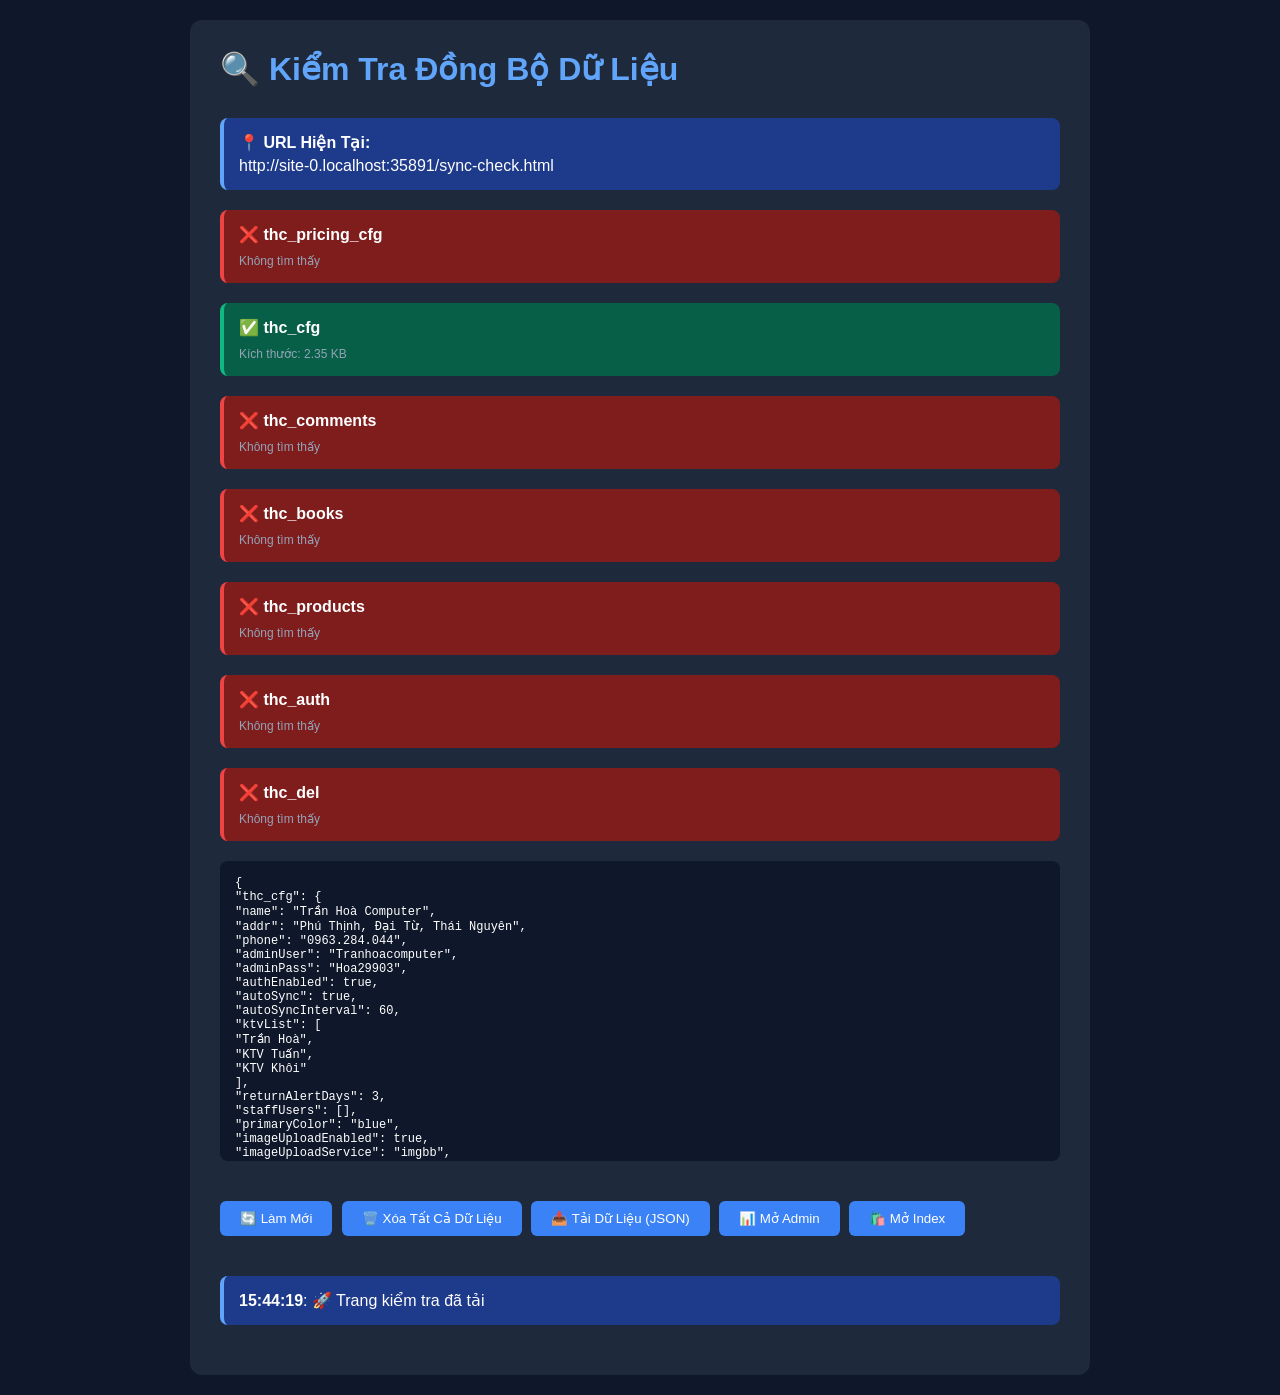
<file: sync-check.html>
<!DOCTYPE html>
<html lang="vi">
<head>
    <meta charset="UTF-8">
    <meta name="viewport" content="width=device-width, initial-scale=1.0">
    <title>Kiểm Tra Đồng Bộ - Trần Hoà Computer</title>
    <style>
        * { margin: 0; padding: 0; box-sizing: border-box; }
        body { font-family: 'Be Vietnam Pro', sans-serif; background: #0f172a; color: #fff; padding: 20px; }
        .container { max-width: 900px; margin: 0 auto; background: #1e293b; padding: 30px; border-radius: 12px; }
        h1 { color: #60a5fa; margin-bottom: 30px; }
        .status { margin: 20px 0; padding: 15px; border-radius: 8px; }
        .status.ok { background: #065f46; border-left: 4px solid #10b981; }
        .status.error { background: #7f1d1d; border-left: 4px solid #ef4444; }
        .status.info { background: #1e3a8a; border-left: 4px solid #60a5fa; }
        .data-preview { background: #0f172a; padding: 15px; border-radius: 8px; margin: 15px 0; font-size: 12px; max-height: 300px; overflow-y: auto; font-family: monospace; }
        button { background: #3b82f6; color: white; border: none; padding: 10px 20px; border-radius: 6px; cursor: pointer; margin: 10px 5px 10px 0; }
        button:hover { background: #2563eb; }
        .actions { margin-top: 30px; }
        .timestamp { font-size: 12px; color: #94a3b8; margin-top: 10px; }
    </style>
</head>
<body>
    <div class="container">
        <h1>🔍 Kiểm Tra Đồng Bộ Dữ Liệu</h1>
        
        <div class="status info">
            <strong>📍 URL Hiện Tại:</strong>
            <div id="current-url" style="margin-top: 5px;"></div>
        </div>

        <div id="storage-status"></div>

        <div class="data-preview" id="data-preview"></div>

        <div class="actions">
            <button onclick="location.reload()">🔄 Làm Mới</button>
            <button onclick="clearAllData()">🗑️ Xóa Tất Cả Dữ Liệu</button>
            <button onclick="downloadData()">📥 Tải Dữ Liệu (JSON)</button>
            <button onclick="openAdmin()">📊 Mở Admin</button>
            <button onclick="openIndex()">🛍️ Mở Index</button>
        </div>

        <div id="sync-log" style="margin-top: 30px;"></div>
    </div>

    <script>
        // Hiển thị URL hiện tại
        document.getElementById('current-url').innerText = window.location.href;

        // Kiểm tra localStorage
        function checkStorage() {
            const storageStatus = document.getElementById('storage-status');
            const html = [];

            const keys = [
                'thc_pricing_cfg',
                'thc_cfg',
                'thc_comments',
                'thc_books',
                'thc_products',
                'thc_auth',
                'thc_del'
            ];

            let hasData = false;

            keys.forEach(key => {
                const data = localStorage.getItem(key);
                if (data) {
                    hasData = true;
                    html.push(`
                        <div class="status ok">
                            <strong>✅ ${key}</strong>
                            <div class="timestamp">Kích thước: ${(data.length / 1024).toFixed(2)} KB</div>
                        </div>
                    `);
                } else {
                    html.push(`
                        <div class="status error">
                            <strong>❌ ${key}</strong>
                            <div class="timestamp">Không tìm thấy</div>
                        </div>
                    `);
                }
            });

            if (!hasData) {
                html.unshift(`
                    <div class="status error">
                        <strong>⚠️ Không có dữ liệu!</strong>
                        <div>Vui lòng mở admin.html trước để tạo dữ liệu</div>
                    </div>
                `);
            }

            storageStatus.innerHTML = html.join('');
        }

        // Hiển thị dữ liệu
        function showDataPreview() {
            const preview = document.getElementById('data-preview');
            const data = {};
            
            ['thc_pricing_cfg', 'thc_cfg', 'thc_comments', 'thc_books'].forEach(key => {
                const item = localStorage.getItem(key);
                if (item) {
                    try {
                        data[key] = JSON.parse(item);
                    } catch {
                        data[key] = item;
                    }
                }
            });

            preview.innerText = JSON.stringify(data, null, 2) || 'Không có dữ liệu';
        }

        // Xóa dữ liệu
        function clearAllData() {
            if (confirm('Bạn có chắc muốn xóa TẤT CẢ dữ liệu?')) {
                localStorage.clear();
                alert('✅ Đã xóa');
                location.reload();
            }
        }

        // Tải dữ liệu
        function downloadData() {
            const data = {};
            for (let i = 0; i < localStorage.length; i++) {
                const key = localStorage.key(i);
                data[key] = localStorage.getItem(key);
            }

            const json = JSON.stringify(data, null, 2);
            const blob = new Blob([json], { type: 'application/json' });
            const url = URL.createObjectURL(blob);
            const a = document.createElement('a');
            a.href = url;
            a.download = `thc-data-${new Date().toISOString().slice(0, 10)}.json`;
            a.click();
        }

        // Mở admin
        function openAdmin() {
            const adminUrl = window.location.pathname.includes('admin.html')
                ? window.location.href
                : window.location.href.replace('sync-check.html', 'admin.html').replace('index.html', 'admin.html');
            window.open(adminUrl, '_blank');
        }

        // Mở index
        function openIndex() {
            const indexUrl = window.location.pathname.includes('index.html')
                ? window.location.href
                : window.location.href.replace('admin.html', 'index.html').replace('sync-check.html', 'index.html');
            window.open(indexUrl, '_blank');
        }

        // Lắng nghe storage changes
        window.addEventListener('storage', () => {
            console.log('📢 Dữ liệu đã thay đổi từ tab khác');
            checkStorage();
            showDataPreview();
            addSyncLog('📢 Phát hiện thay đổi từ tab khác');
        });

        // Thêm log
        function addSyncLog(msg) {
            const log = document.getElementById('sync-log');
            const time = new Date().toLocaleTimeString('vi-VN');
            const entry = document.createElement('div');
            entry.className = 'status info';
            entry.innerHTML = `<strong>${time}</strong>: ${msg}`;
            log.insertBefore(entry, log.firstChild);
            if (log.children.length > 5) log.removeChild(log.lastChild);
        }

        // Khởi tạo
        checkStorage();
        showDataPreview();
        addSyncLog('🚀 Trang kiểm tra đã tải');

        // Tự động làm mới mỗi 5 giây
        setInterval(checkStorage, 5000);
    </script>
</body>
</html>
</file>
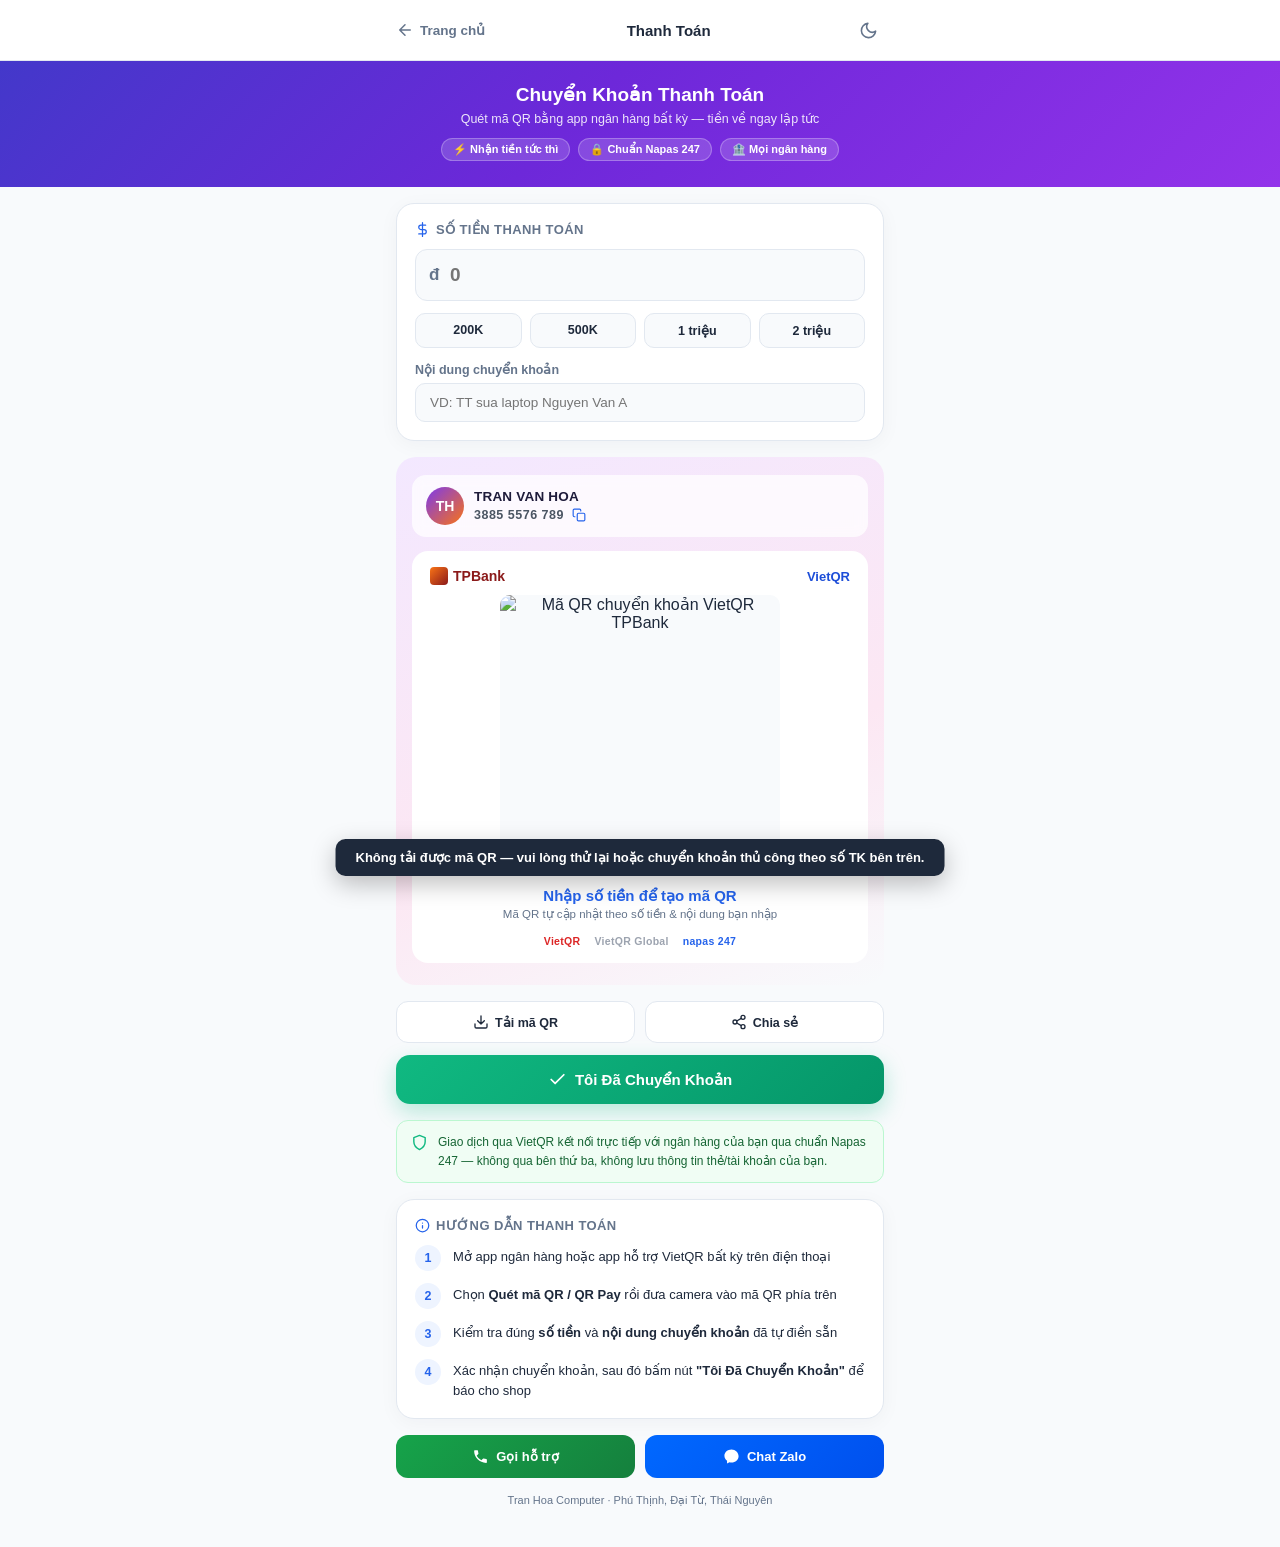
<file: thanh-toan.html>
<!DOCTYPE html>
<html lang="vi">
<head>
<meta charset="UTF-8">
<meta name="viewport" content="width=device-width, initial-scale=1.0, maximum-scale=1, user-scalable=no">
<title>Thanh Toán Trực Tuyến – Tran Hoa Computer</title>
<meta name="description" content="Chuyển khoản thanh toán nhanh, an toàn qua VietQR/Napas 247 tại Tran Hoa Computer.">
<meta name="robots" content="noindex">
<link rel="preconnect" href="https://img.vietqr.io">
<style>
:root{--primary:#2563eb;--primary-hover:#1d4ed8;--dark:#0f172a;--text-main:#1e293b;--text-light:#64748b;--bg-body:#f8fafc;--bg-card:#ffffff;--border-color:#e2e8f0;--accent-orange:#ea580c;--accent-green:#10b981;--danger:#ef4444}
*{box-sizing:border-box;margin:0;padding:0;font-family:'Be Vietnam Pro',Inter,Roboto,'Noto Sans',-apple-system,BlinkMacSystemFont,sans-serif}
html{-webkit-font-smoothing:antialiased;-moz-osx-font-smoothing:grayscale;overflow-x:clip}
body{background:var(--bg-body);color:var(--text-main);padding-bottom:40px;transition:background-color .3s,color .3s}
[data-theme=dark] body{background:#0b1120;color:#e2e8f0}
a{color:inherit}
.container{max-width:520px;margin:0 auto;padding:0 16px}

/* ── header ── */
.pay-header{background:var(--bg-card);border-bottom:1px solid var(--border-color);position:sticky;top:0;z-index:100;transition:background-color .3s,border-color .3s}
[data-theme=dark] .pay-header{background:#111827;border-color:#1e293b}
.pay-header-in{max-width:520px;margin:0 auto;padding:14px 16px;display:flex;align-items:center;gap:10px}
.back-link{display:flex;align-items:center;gap:6px;color:var(--text-light);text-decoration:none;font-size:13.5px;font-weight:600;flex:none}
.back-link svg{width:18px;height:18px}
.pay-header-title{flex:1;text-align:center;font-size:15px;font-weight:800;color:var(--text-main)}
[data-theme=dark] .pay-header-title{color:#f1f5f9}
.theme-toggle-pay{background:none;border:none;cursor:pointer;color:var(--text-light);width:32px;height:32px;display:flex;align-items:center;justify-content:center;flex:none}
.theme-toggle-pay svg{width:19px;height:19px}

/* ── hero strip ── */
.pay-hero{background:linear-gradient(135deg,#4338ca 0,#6d28d9 45%,#9333ea 100%);color:#fff;padding:22px 16px 26px;text-align:center}
.pay-hero h1{font-size:19px;font-weight:800;margin-bottom:5px}
.pay-hero p{font-size:12.5px;opacity:.88;font-weight:500}
.pay-hero-icons{display:flex;justify-content:center;gap:8px;margin-top:12px;flex-wrap:wrap}
.pay-hero-icons span{background:rgba(255,255,255,.16);border:1px solid rgba(255,255,255,.25);border-radius:20px;padding:4px 11px;font-size:11px;font-weight:700}

/* ── card generic ── */
.pay-card{background:var(--bg-card);border-radius:18px;border:1px solid var(--border-color);padding:18px;margin-top:16px;box-shadow:0 4px 20px rgba(15,23,42,.04);transition:background-color .3s,border-color .3s}
[data-theme=dark] .pay-card{background:#111827;border-color:#1e293b}
.pay-card-title{font-size:13px;font-weight:800;text-transform:uppercase;letter-spacing:.4px;color:var(--text-light);margin-bottom:12px;display:flex;align-items:center;gap:6px}
.pay-card-title svg{width:15px;height:15px;color:var(--primary)}

/* ── order summary ── */
#orderSummary{display:none}
#orderSummary.show{display:block}
.os-row{display:flex;justify-content:space-between;gap:10px;padding:7px 0;font-size:13.5px;border-bottom:1px dashed var(--border-color)}
.os-row:last-child{border-bottom:none;font-weight:800;font-size:15px;color:var(--primary);padding-top:10px}
.os-row span:first-child{color:var(--text-light);font-weight:500}
.os-row span:last-child{font-weight:700;color:var(--text-main);text-align:right}
[data-theme=dark] .os-row span:last-child{color:#f1f5f9}

/* ── amount picker ── */
.amount-input-wrap{position:relative;margin-bottom:12px}
.amount-input-wrap input{width:100%;padding:14px 16px 14px 34px;border:1.5px solid var(--border-color);border-radius:12px;font-size:19px;font-weight:800;color:var(--primary);background:var(--bg-body);outline:0;transition:border-color .2s}
[data-theme=dark] .amount-input-wrap input{background:#0b1120;color:#93c5fd}
.amount-input-wrap input:focus{border-color:var(--primary);box-shadow:0 0 0 4px rgba(37,99,235,.1)}
.amount-input-wrap::before{content:"đ";position:absolute;left:14px;top:50%;transform:translateY(-50%);font-weight:800;font-size:17px;color:var(--text-light)}
.amount-chips{display:flex;gap:8px;flex-wrap:wrap;margin-bottom:14px}
.amount-chip{flex:1;min-width:70px;text-align:center;padding:9px 6px;border-radius:10px;border:1.5px solid var(--border-color);background:var(--bg-body);font-size:12.5px;font-weight:700;color:var(--text-main);cursor:pointer;transition:.15s}
[data-theme=dark] .amount-chip{background:#0b1120;color:#e2e8f0}
.amount-chip.active{background:var(--primary);border-color:var(--primary);color:#fff}
.amount-chip:hover:not(.active){border-color:var(--primary)}
.note-field label{font-size:12.5px;font-weight:700;color:var(--text-light);display:block;margin-bottom:6px}
.note-field input{width:100%;padding:11px 14px;border:1.5px solid var(--border-color);border-radius:10px;font-size:13.5px;background:var(--bg-body);outline:0;color:var(--text-main)}
[data-theme=dark] .note-field input{background:#0b1120;color:#e2e8f0;border-color:#1e293b}
.note-field input:focus{border-color:var(--primary)}

/* ── QR card (dựa theo mẫu VietQR) ── */
.qr-wrap{background:linear-gradient(160deg,#f3e8ff 0,#fce7f3 60%,#f8fafc 100%);border-radius:20px;padding:18px 16px 22px;margin-top:16px;position:relative;overflow:hidden}
[data-theme=dark] .qr-wrap{background:linear-gradient(160deg,#1e1b3a 0,#2a1b33 60%,#111827 100%)}
.qr-acc-card{background:rgba(255,255,255,.75);backdrop-filter:blur(6px);border-radius:14px;padding:12px 14px;display:flex;align-items:center;gap:10px;margin-bottom:14px}
[data-theme=dark] .qr-acc-card{background:rgba(255,255,255,.08)}
.qr-acc-avatar{width:38px;height:38px;border-radius:50%;background:linear-gradient(135deg,#7c3aed,#f97316);flex:none;display:flex;align-items:center;justify-content:center;color:#fff;font-weight:800;font-size:14px}
.qr-acc-name{font-weight:800;font-size:13.5px;color:#1e1b3a;letter-spacing:.2px}
[data-theme=dark] .qr-acc-name{color:#f1f5f9}
.qr-acc-num{font-size:12.5px;color:#4b5563;font-weight:600;letter-spacing:.5px;display:flex;align-items:center;gap:6px;margin-top:2px}
[data-theme=dark] .qr-acc-num{color:#cbd5e1}
.copy-mini{background:none;border:none;cursor:pointer;color:var(--primary);display:flex;align-items:center;padding:2px}
.copy-mini svg{width:14px;height:14px}
.qr-box{background:#fff;border-radius:16px;padding:16px;text-align:center}
.qr-box-brands{display:flex;justify-content:space-between;align-items:center;margin-bottom:10px;padding:0 2px}
.qr-brand-bank{display:flex;align-items:center;gap:5px;font-weight:800;font-size:14px;color:#8b1a1a}
.qr-brand-bank .b-mark{width:18px;height:18px;background:linear-gradient(135deg,#f97316,#8b1a1a);border-radius:4px;display:inline-flex;flex:none}
.qr-brand-vietqr{font-weight:800;font-size:13px;color:#1d4ed8}
.qr-img-holder{position:relative;width:100%;max-width:280px;margin:0 auto;aspect-ratio:1/1;border-radius:10px;overflow:hidden;background:#f8fafc;display:flex;align-items:center;justify-content:center}
.qr-img-holder img{width:100%;height:100%;object-fit:contain;display:block}
.qr-loading{position:absolute;inset:0;display:flex;align-items:center;justify-content:center;background:#f8fafc;transition:opacity .2s}
.qr-loading.hide{opacity:0;pointer-events:none}
.qr-spin{width:26px;height:26px;border:3px solid #dbeafe;border-top-color:var(--primary);border-radius:50%;animation:spin .8s linear infinite}
@keyframes spin{to{transform:rotate(360deg)}}
.qr-box-amount{margin-top:12px;font-size:15px;font-weight:800;color:var(--primary)}
.qr-box-note{font-size:11.5px;color:var(--text-light);margin-top:2px}
.qr-box-badges{display:flex;justify-content:center;gap:14px;margin-top:14px;align-items:center;flex-wrap:wrap}
.qr-box-badges span{font-size:10.5px;font-weight:800;color:#9ca3af;letter-spacing:.3px}
.qr-box-badges .vq{color:#dc2626}
.qr-box-badges .np{color:#2563eb}

/* ── action buttons ── */
.pay-actions{display:flex;gap:10px;margin-top:16px}
.pbtn{flex:1;display:flex;align-items:center;justify-content:center;gap:6px;padding:12px 10px;border-radius:12px;font-size:12.5px;font-weight:700;border:1.5px solid var(--border-color);background:var(--bg-card);color:var(--text-main);cursor:pointer;transition:.15s}
[data-theme=dark] .pbtn{background:#111827;color:#e2e8f0;border-color:#1e293b}
.pbtn svg{width:16px;height:16px}
.pbtn:hover{border-color:var(--primary);color:var(--primary)}
.btn-confirm-paid{width:100%;margin-top:12px;background:linear-gradient(135deg,var(--accent-green),#059669);color:#fff;border:none;padding:15px;border-radius:14px;font-size:15px;font-weight:800;cursor:pointer;display:flex;align-items:center;justify-content:center;gap:8px;box-shadow:0 8px 22px rgba(16,185,129,.28);transition:transform .2s,box-shadow .2s}
.btn-confirm-paid:hover{transform:translateY(-2px);box-shadow:0 12px 28px rgba(16,185,129,.36)}
.btn-confirm-paid svg{width:19px;height:19px}

/* ── steps ── */
.steps-list{display:flex;flex-direction:column;gap:12px}
.step-item{display:flex;gap:12px;align-items:flex-start}
.step-num{flex:none;width:26px;height:26px;border-radius:50%;background:#eef4ff;color:var(--primary);font-weight:800;font-size:12.5px;display:flex;align-items:center;justify-content:center}
[data-theme=dark] .step-num{background:rgba(59,130,246,.16);color:#93c5fd}
.step-text{font-size:13px;color:var(--text-main);line-height:1.5;padding-top:2px}
[data-theme=dark] .step-text{color:#cbd5e1}
.step-text b{color:var(--text-main)}
[data-theme=dark] .step-text b{color:#f1f5f9}

/* ── security note ── */
.sec-note{display:flex;gap:10px;align-items:flex-start;background:#f0fdf4;border:1px solid #bbf7d0;border-radius:12px;padding:12px 14px;margin-top:16px}
[data-theme=dark] .sec-note{background:rgba(16,185,129,.08);border-color:rgba(16,185,129,.25)}
.sec-note svg{width:17px;height:17px;color:var(--accent-green);flex:none;margin-top:1px}
.sec-note p{font-size:12px;color:#166534;line-height:1.55}
[data-theme=dark] .sec-note p{color:#86efac}

/* ── support footer ── */
.support-foot{display:flex;gap:10px;margin-top:16px}
.sf-btn{flex:1;text-decoration:none;display:flex;align-items:center;justify-content:center;gap:7px;padding:13px;border-radius:12px;font-weight:800;font-size:13px}
.sf-call{background:linear-gradient(135deg,#16a34a,#15803d);color:#fff}
.sf-zalo{background:linear-gradient(135deg,#0068ff,#0050ee);color:#fff}
.sf-btn svg{width:17px;height:17px}

/* ── toast ── */
#payToast{position:fixed;bottom:24px;left:50%;transform:translateX(-50%) translateY(20px);background:#1e293b;color:#fff;padding:11px 20px;border-radius:10px;font-size:13px;font-weight:600;box-shadow:0 8px 24px rgba(0,0,0,.25);opacity:0;pointer-events:none;transition:opacity .25s,transform .25s;z-index:9999;max-width:88vw;text-align:center}
#payToast.show{opacity:1;transform:translateX(-50%) translateY(0)}

/* ── modal xác nhận ── */
.pay-modal-overlay{position:fixed;inset:0;background:rgba(15,23,42,.6);backdrop-filter:blur(3px);z-index:9998;display:flex;align-items:center;justify-content:center;opacity:0;visibility:hidden;transition:opacity .25s,visibility .25s;padding:20px}
.pay-modal-overlay.open{opacity:1;visibility:visible}
.pay-modal{background:var(--bg-card);border-radius:20px;padding:26px 22px;max-width:360px;width:100%;text-align:center;transform:scale(.85);transition:transform .25s}
[data-theme=dark] .pay-modal{background:#111827}
.pay-modal-overlay.open .pay-modal{transform:scale(1)}
.pm-icon{width:56px;height:56px;border-radius:50%;background:#ecfdf5;color:var(--accent-green);display:flex;align-items:center;justify-content:center;margin:0 auto 14px;font-size:26px}
[data-theme=dark] .pm-icon{background:rgba(16,185,129,.14)}
.pay-modal h3{font-size:16px;font-weight:800;margin-bottom:8px;color:var(--text-main)}
[data-theme=dark] .pay-modal h3{color:#f1f5f9}
.pay-modal p{font-size:13px;color:var(--text-light);line-height:1.6;margin-bottom:18px}
.pm-btn{width:100%;padding:13px;border-radius:12px;border:none;font-weight:800;font-size:13.5px;cursor:pointer;margin-bottom:8px}
.pm-btn.primary{background:var(--primary);color:#fff}
.pm-btn.ghost{background:var(--bg-body);color:var(--text-main)}
[data-theme=dark] .pm-btn.ghost{background:#0b1120;color:#e2e8f0}
</style>
</head>
<body>

<div class="pay-header">
  <div class="pay-header-in">
    <a href="index.html" class="back-link">
      <svg viewBox="0 0 24 24" fill="none" stroke="currentColor" stroke-width="2" stroke-linecap="round" stroke-linejoin="round"><path d="M19 12H5M12 19l-7-7 7-7"/></svg>
      Trang chủ
    </a>
    <div class="pay-header-title">Thanh Toán</div>
    <button class="theme-toggle-pay" id="themeTogglePay" aria-label="Đổi giao diện sáng/tối">
      <svg viewBox="0 0 24 24" fill="none" stroke="currentColor" stroke-width="2" stroke-linecap="round" stroke-linejoin="round"><path d="M21 12.79A9 9 0 1111.21 3 7 7 0 0021 12.79z"/></svg>
    </button>
  </div>
</div>

<div class="pay-hero">
  <h1>Chuyển Khoản Thanh Toán</h1>
  <p>Quét mã QR bằng app ngân hàng bất kỳ — tiền về ngay lập tức</p>
  <div class="pay-hero-icons">
    <span>⚡ Nhận tiền tức thì</span>
    <span>🔒 Chuẩn Napas 247</span>
    <span>🏦 Mọi ngân hàng</span>
  </div>
</div>

<div class="container">

  <!-- Tóm tắt đơn hàng (chỉ hiện khi có tham số ?service=&orderId=...) -->
  <div class="pay-card" id="orderSummary">
    <div class="pay-card-title">
      <svg viewBox="0 0 24 24" fill="none" stroke="currentColor" stroke-width="2" stroke-linecap="round" stroke-linejoin="round"><path d="M9 5H7a2 2 0 00-2 2v12a2 2 0 002 2h10a2 2 0 002-2V7a2 2 0 00-2-2h-2M9 5a2 2 0 002 2h2a2 2 0 002-2M9 5a2 2 0 012-2h2a2 2 0 012 2"/></svg>
      Thông tin đơn hàng
    </div>
    <div id="osBody"></div>
  </div>

  <!-- Chọn số tiền -->
  <div class="pay-card">
    <div class="pay-card-title">
      <svg viewBox="0 0 24 24" fill="none" stroke="currentColor" stroke-width="2" stroke-linecap="round" stroke-linejoin="round"><path d="M12 1v22M17 5H9.5a3.5 3.5 0 000 7h5a3.5 3.5 0 010 7H6"/></svg>
      Số tiền thanh toán
    </div>
    <div class="amount-input-wrap">
      <input type="text" id="amountInput" inputmode="numeric" placeholder="0" autocomplete="off">
    </div>
    <div class="amount-chips" id="amountChips">
      <div class="amount-chip" data-v="200000">200K</div>
      <div class="amount-chip" data-v="500000">500K</div>
      <div class="amount-chip" data-v="1000000">1 triệu</div>
      <div class="amount-chip" data-v="2000000">2 triệu</div>
    </div>
    <div class="note-field">
      <label>Nội dung chuyển khoản</label>
      <input type="text" id="noteInput" maxlength="60" placeholder="VD: TT sua laptop Nguyen Van A">
    </div>
  </div>

  <!-- QR chuyển khoản -->
  <div class="qr-wrap">
    <div class="qr-acc-card">
      <div class="qr-acc-avatar">TH</div>
      <div>
        <div class="qr-acc-name" id="bankAccName">TRAN VAN HOA</div>
        <div class="qr-acc-num">
          <span id="bankAccNum">3885 5576 789</span>
          <button class="copy-mini" id="copyAccBtn" aria-label="Sao chép số tài khoản">
            <svg viewBox="0 0 24 24" fill="none" stroke="currentColor" stroke-width="2" stroke-linecap="round" stroke-linejoin="round"><rect x="9" y="9" width="13" height="13" rx="2"/><path d="M5 15H4a2 2 0 01-2-2V4a2 2 0 012-2h9a2 2 0 012 2v1"/></svg>
          </button>
        </div>
      </div>
    </div>

    <div class="qr-box">
      <div class="qr-box-brands">
        <div class="qr-brand-bank"><span class="b-mark"></span>TPBank</div>
        <div class="qr-brand-vietqr">VietQR</div>
      </div>
      <div class="qr-img-holder">
        <img id="qrImg" alt="Mã QR chuyển khoản VietQR TPBank">
        <div class="qr-loading" id="qrLoading"><div class="qr-spin"></div></div>
      </div>
      <div class="qr-box-amount" id="qrAmountLbl">Nhập số tiền để tạo mã QR</div>
      <div class="qr-box-note">Mã QR tự cập nhật theo số tiền & nội dung bạn nhập</div>
      <div class="qr-box-badges">
        <span class="vq">VietQR</span>
        <span>VietQR Global</span>
        <span class="np">napas 247</span>
      </div>
    </div>
  </div>

  <div class="pay-actions">
    <button class="pbtn" id="downloadQrBtn">
      <svg viewBox="0 0 24 24" fill="none" stroke="currentColor" stroke-width="2" stroke-linecap="round" stroke-linejoin="round"><path d="M21 15v4a2 2 0 01-2 2H5a2 2 0 01-2-2v-4M7 10l5 5 5-5M12 15V3"/></svg>
      Tải mã QR
    </button>
    <button class="pbtn" id="shareQrBtn">
      <svg viewBox="0 0 24 24" fill="none" stroke="currentColor" stroke-width="2" stroke-linecap="round" stroke-linejoin="round"><circle cx="18" cy="5" r="3"/><circle cx="6" cy="12" r="3"/><circle cx="18" cy="19" r="3"/><path d="M8.6 13.5l6.8 4M15.4 6.5l-6.8 4"/></svg>
      Chia sẻ
    </button>
  </div>

  <button class="btn-confirm-paid" id="confirmPaidBtn">
    <svg viewBox="0 0 24 24" fill="none" stroke="currentColor" stroke-width="2.2" stroke-linecap="round" stroke-linejoin="round"><path d="M20 6L9 17l-5-5"/></svg>
    Tôi Đã Chuyển Khoản
  </button>

  <div class="sec-note">
    <svg viewBox="0 0 24 24" fill="none" stroke="currentColor" stroke-width="2" stroke-linecap="round" stroke-linejoin="round"><path d="M12 22s8-4 8-11V5l-8-3-8 3v6c0 7 8 11 8 11z"/></svg>
    <p>Giao dịch qua VietQR kết nối trực tiếp với ngân hàng của bạn qua chuẩn Napas 247 — không qua bên thứ ba, không lưu thông tin thẻ/tài khoản của bạn.</p>
  </div>

  <!-- Hướng dẫn -->
  <div class="pay-card">
    <div class="pay-card-title">
      <svg viewBox="0 0 24 24" fill="none" stroke="currentColor" stroke-width="2" stroke-linecap="round" stroke-linejoin="round"><circle cx="12" cy="12" r="10"/><path d="M12 16v-4M12 8h.01"/></svg>
      Hướng dẫn thanh toán
    </div>
    <div class="steps-list">
      <div class="step-item"><div class="step-num">1</div><div class="step-text">Mở app ngân hàng hoặc app hỗ trợ VietQR bất kỳ trên điện thoại</div></div>
      <div class="step-item"><div class="step-num">2</div><div class="step-text">Chọn <b>Quét mã QR / QR Pay</b> rồi đưa camera vào mã QR phía trên</div></div>
      <div class="step-item"><div class="step-num">3</div><div class="step-text">Kiểm tra đúng <b>số tiền</b> và <b>nội dung chuyển khoản</b> đã tự điền sẵn</div></div>
      <div class="step-item"><div class="step-num">4</div><div class="step-text">Xác nhận chuyển khoản, sau đó bấm nút <b>"Tôi Đã Chuyển Khoản"</b> để báo cho shop</div></div>
    </div>
  </div>

  <div class="support-foot">
    <a href="tel:0963284044" class="sf-btn sf-call">
      <svg viewBox="0 0 24 24" fill="currentColor"><path d="M6.62 10.79a15.05 15.05 0 006.59 6.59l2.2-2.2a1 1 0 011.01-.24 11.36 11.36 0 003.57.57 1 1 0 011 1V20a1 1 0 01-1 1C10.61 21 3 13.39 3 4a1 1 0 011-1h3.5a1 1 0 011 1 11.36 11.36 0 00.57 3.57 1 1 0 01-.24 1.01l-2.21 2.21z"/></svg>
      Gọi hỗ trợ
    </a>
    <a href="https://zalo.me/0963284044" target="_blank" rel="noopener" class="sf-btn sf-zalo">
      <svg viewBox="0 0 24 24" fill="currentColor"><path d="M12 2C6.48 2 2 6.03 2 11c0 2.83 1.44 5.35 3.71 7.03V22l3.4-1.87c.9.25 1.87.38 2.89.38 5.52 0 10-4.03 10-9S17.52 2 12 2z"/></svg>
      Chat Zalo
    </a>
  </div>

  <p style="text-align:center;font-size:11px;color:var(--text-light);margin-top:16px;">Tran Hoa Computer · Phú Thịnh, Đại Từ, Thái Nguyên</p>
</div>

<div id="payToast"></div>

<div class="pay-modal-overlay" id="confirmModal">
  <div class="pay-modal">
    <div class="pm-icon">
      <svg width="26" height="26" viewBox="0 0 24 24" fill="none" stroke="currentColor" stroke-width="2.2" stroke-linecap="round" stroke-linejoin="round"><path d="M20 6L9 17l-5-5"/></svg>
    </div>
    <h3>Cảm ơn bạn!</h3>
    <p>Shop sẽ kiểm tra giao dịch và xác nhận trong ít phút. Bạn có thể gửi thêm ảnh chụp màn hình chuyển khoản qua Zalo để được xác nhận nhanh hơn.</p>
    <button class="pm-btn primary" id="modalZaloBtn">Gửi ảnh xác nhận qua Zalo</button>
    <button class="pm-btn ghost" id="modalCloseBtn">Đóng</button>
  </div>
</div>

<script>
(function(){
"use strict";

// ═══ Cấu hình ngân hàng — sửa tại đây nếu shop đổi số tài khoản/ngân hàng ═══
var BANK = {
  bankId: "tpbank",        // mã ngân hàng dùng cho VietQR (bin hoặc alias, xem img.vietqr.io)
  bankLabel: "TPBank",
  accountNo: "3885576789", // không dấu cách, dùng để tạo QR
  accountNoDisplay: "3885 5576 789",
  accountName: "TRAN VAN HOA",
  template: "compact2"
};

var $ = function(s){ return document.querySelector(s); };

// ═══ Dark mode — đồng bộ theme đã lưu từ trang chủ ═══
(function initTheme(){
  var saved = localStorage.getItem("theme");
  var prefersDark = window.matchMedia && window.matchMedia("(prefers-color-scheme: dark)").matches;
  var theme = saved || (prefersDark ? "dark" : "light");
  if(theme === "dark") document.documentElement.setAttribute("data-theme","dark");
  $("#themeTogglePay").addEventListener("click", function(){
    var isDark = document.documentElement.getAttribute("data-theme") === "dark";
    if(isDark){ document.documentElement.removeAttribute("data-theme"); localStorage.setItem("theme","light"); }
    else { document.documentElement.setAttribute("data-theme","dark"); localStorage.setItem("theme","dark"); }
  });
})();

// ═══ Đọc tham số URL để điền sẵn đơn hàng (?service=...&amount=...&orderId=...&customer=...) ═══
var qs = new URLSearchParams(window.location.search);
var pService = qs.get("service") || "";
var pAmount = parseInt((qs.get("amount")||"").replace(/[^\d]/g,""),10) || 0;
var pOrderId = qs.get("orderId") || "";
var pCustomer = qs.get("customer") || "";

function renderOrderSummary(){
  if(!pService && !pOrderId && !pAmount) return;
  var rows = "";
  if(pOrderId) rows += '<div class="os-row"><span>Mã đơn</span><span>#'+esc(pOrderId)+'</span></div>';
  if(pCustomer) rows += '<div class="os-row"><span>Khách hàng</span><span>'+esc(pCustomer)+'</span></div>';
  if(pService) rows += '<div class="os-row"><span>Dịch vụ</span><span>'+esc(pService)+'</span></div>';
  if(pAmount) rows += '<div class="os-row"><span>Cần thanh toán</span><span>'+fmt(pAmount)+'đ</span></div>';
  $("#osBody").innerHTML = rows;
  $("#orderSummary").classList.add("show");
}
function esc(s){ return String(s).replace(/&/g,"&amp;").replace(/</g,"&lt;").replace(/>/g,"&gt;"); }
function fmt(n){ return Number(n||0).toLocaleString("vi-VN"); }

// ═══ Amount input + chips ═══
var amountInput = $("#amountInput");
var noteInput = $("#noteInput");
var chips = document.querySelectorAll(".amount-chip");
var qrTimer = null;

function setAmount(v){
  amountInput.value = v ? fmt(v) : "";
  syncChipActive(v);
  scheduleQrUpdate();
}
function rawAmount(){
  return parseInt((amountInput.value||"").replace(/[^\d]/g,""),10) || 0;
}
function syncChipActive(v){
  chips.forEach(function(c){ c.classList.toggle("active", parseInt(c.dataset.v,10) === v); });
}
amountInput.addEventListener("input", function(){
  var digits = amountInput.value.replace(/[^\d]/g,"");
  amountInput.value = digits ? fmt(parseInt(digits,10)) : "";
  syncChipActive(parseInt(digits,10)||0);
  scheduleQrUpdate();
});
chips.forEach(function(c){
  c.addEventListener("click", function(){ setAmount(parseInt(c.dataset.v,10)); });
});
noteInput.addEventListener("input", scheduleQrUpdate);

function scheduleQrUpdate(){
  clearTimeout(qrTimer);
  $("#qrLoading").classList.remove("hide");
  qrTimer = setTimeout(updateQr, 420);
}

function updateQr(){
  var amt = rawAmount();
  var note = (noteInput.value||"").trim();
  var url = "https://img.vietqr.io/image/" + BANK.bankId + "-" + BANK.accountNo + "-" + BANK.template + ".png";
  var params = [];
  if(amt > 0) params.push("amount=" + amt);
  if(note) params.push("addInfo=" + encodeURIComponent(note));
  params.push("accountName=" + encodeURIComponent(BANK.accountName));
  url += "?" + params.join("&");

  var img = new Image();
  img.onload = function(){
    $("#qrImg").src = url;
    $("#qrLoading").classList.add("hide");
  };
  img.onerror = function(){
    $("#qrLoading").classList.add("hide");
    showToast("Không tải được mã QR — vui lòng thử lại hoặc chuyển khoản thủ công theo số TK bên trên.");
  };
  img.src = url;

  $("#qrAmountLbl").textContent = amt > 0 ? ("Số tiền: " + fmt(amt) + "đ") : "Nhập số tiền để tạo mã QR";
}

// ═══ Copy số tài khoản ═══
$("#bankAccName").textContent = BANK.accountName;
$("#bankAccNum").textContent = BANK.accountNoDisplay;
$("#copyAccBtn").addEventListener("click", function(){
  copyText(BANK.accountNo);
  showToast("Đã sao chép số tài khoản: " + BANK.accountNoDisplay);
});
function copyText(text){
  if(navigator.clipboard && navigator.clipboard.writeText){
    navigator.clipboard.writeText(text).catch(function(){ fallbackCopy(text); });
  } else fallbackCopy(text);
}
function fallbackCopy(text){
  var ta = document.createElement("textarea");
  ta.value = text; ta.style.position="fixed"; ta.style.opacity="0";
  document.body.appendChild(ta); ta.select();
  try{ document.execCommand("copy"); }catch(e){}
  document.body.removeChild(ta);
}

// ═══ Tải mã QR ═══
$("#downloadQrBtn").addEventListener("click", function(){
  var src = $("#qrImg").src;
  if(!src){ showToast("Vui lòng nhập số tiền trước để tạo mã QR"); return; }
  var a = document.createElement("a");
  a.href = src; a.download = "vietqr-tranhoacomputer.png"; a.target = "_blank";
  document.body.appendChild(a); a.click(); document.body.removeChild(a);
});

// ═══ Chia sẻ ═══
$("#shareQrBtn").addEventListener("click", function(){
  var amt = rawAmount();
  var text = "Chuyển khoản Tran Hoa Computer\nNgân hàng: " + BANK.bankLabel + "\nSTK: " + BANK.accountNoDisplay + "\nChủ TK: " + BANK.accountName + (amt ? ("\nSố tiền: " + fmt(amt) + "đ") : "");
  if(navigator.share){
    navigator.share({ title:"Thông tin chuyển khoản", text: text }).catch(function(){});
  } else {
    copyText(text);
    showToast("Đã sao chép thông tin chuyển khoản để chia sẻ");
  }
});

// ═══ Xác nhận đã chuyển khoản ═══
$("#confirmPaidBtn").addEventListener("click", function(){
  $("#confirmModal").classList.add("open");
});
$("#modalCloseBtn").addEventListener("click", function(){
  $("#confirmModal").classList.remove("open");
});
$("#confirmModal").addEventListener("click", function(e){
  if(e.target === $("#confirmModal")) $("#confirmModal").classList.remove("open");
});
$("#modalZaloBtn").addEventListener("click", function(){
  var amt = rawAmount();
  var note = (noteInput.value||"").trim();
  var msg = "Em vừa chuyển khoản" + (amt ? (" " + fmt(amt) + "đ") : "") + (note ? (" — nội dung: " + note) : "") + (pOrderId ? (" cho đơn #" + pOrderId) : "") + ". Shop kiểm tra giúp em nhé!";
  window.open("https://zalo.me/0963284044?text=" + encodeURIComponent(msg), "_blank");
  $("#confirmModal").classList.remove("open");
});

// ═══ Toast ═══
var toastTimer = null;
function showToast(msg){
  var t = $("#payToast");
  t.textContent = msg;
  t.classList.add("show");
  clearTimeout(toastTimer);
  toastTimer = setTimeout(function(){ t.classList.remove("show"); }, 3200);
}

// ═══ Khởi động ═══
renderOrderSummary();
if(pAmount > 0){ setAmount(pAmount); }
if(pOrderId || pCustomer){
  noteInput.value = ("TT " + (pOrderId ? ("DH"+pOrderId+" ") : "") + (pCustomer||"")).trim();
}
updateQr();

})();
</script>
</body>
</html>
</file>
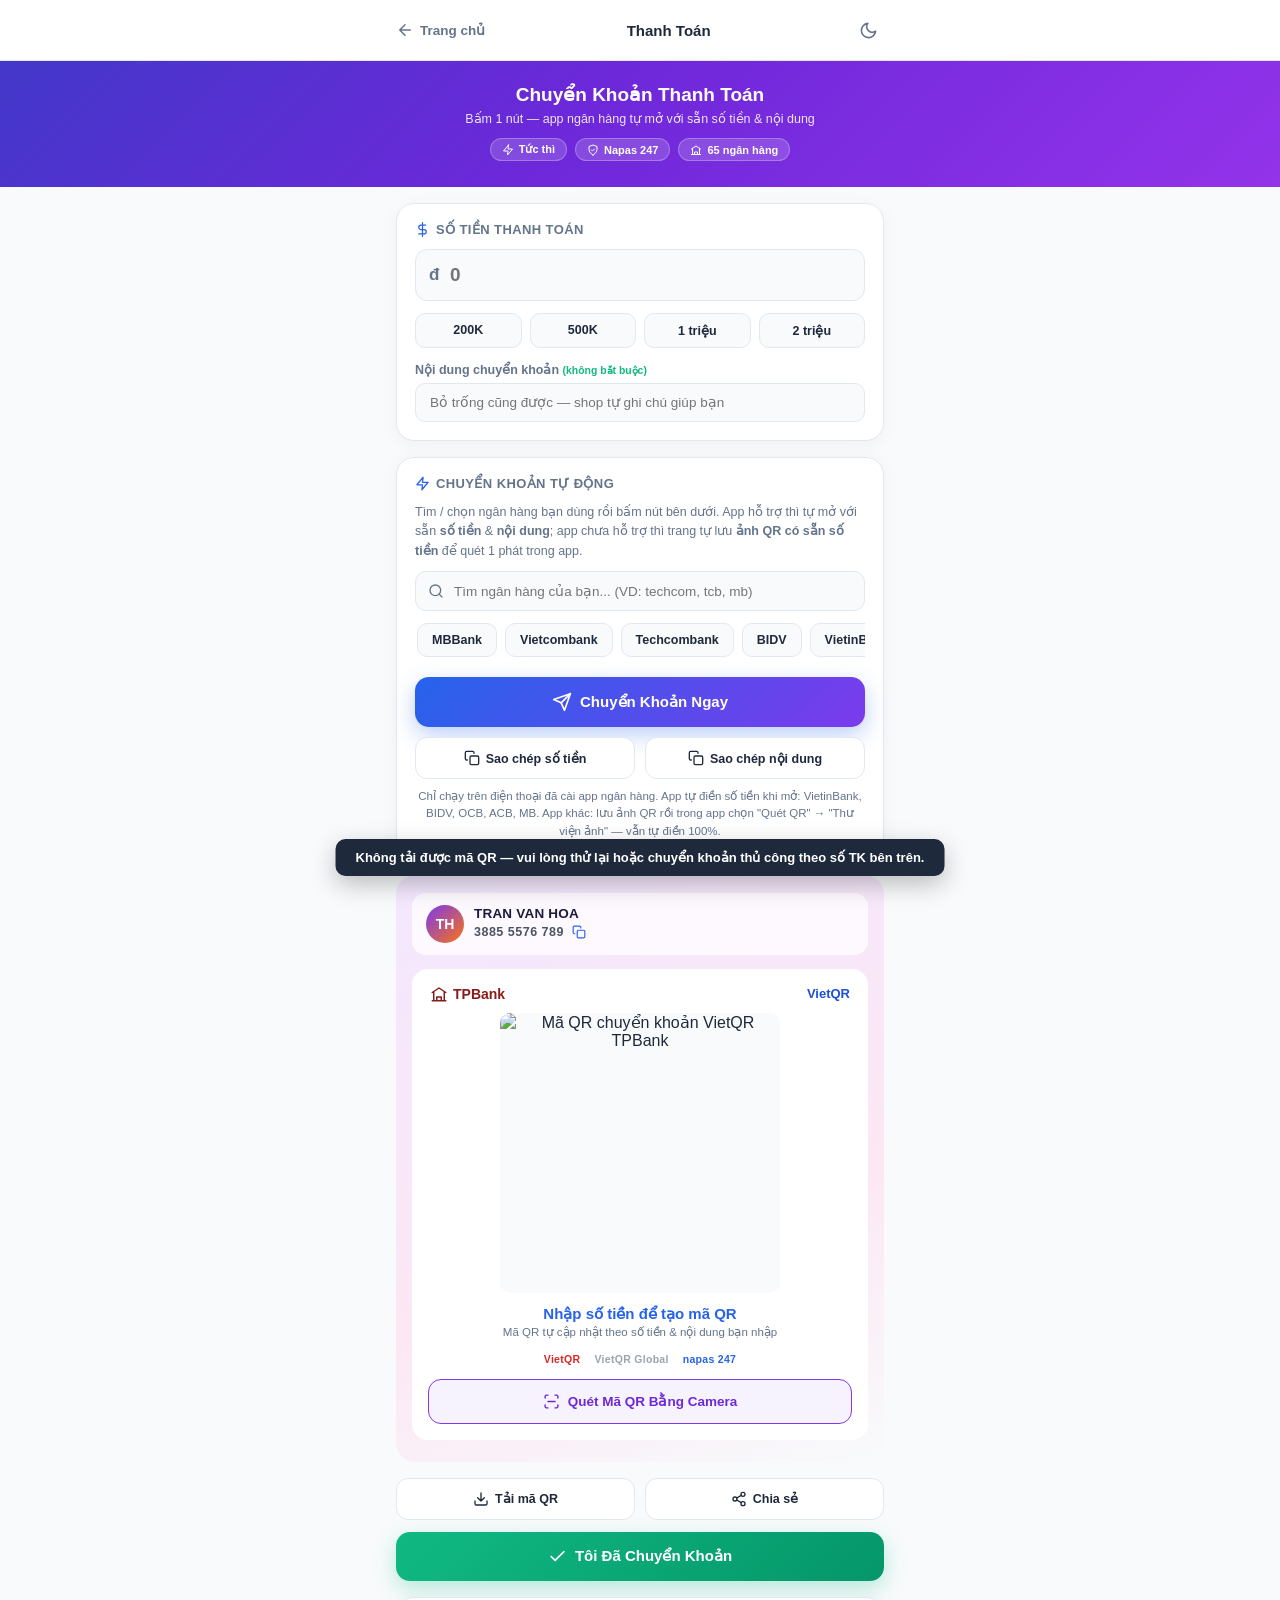
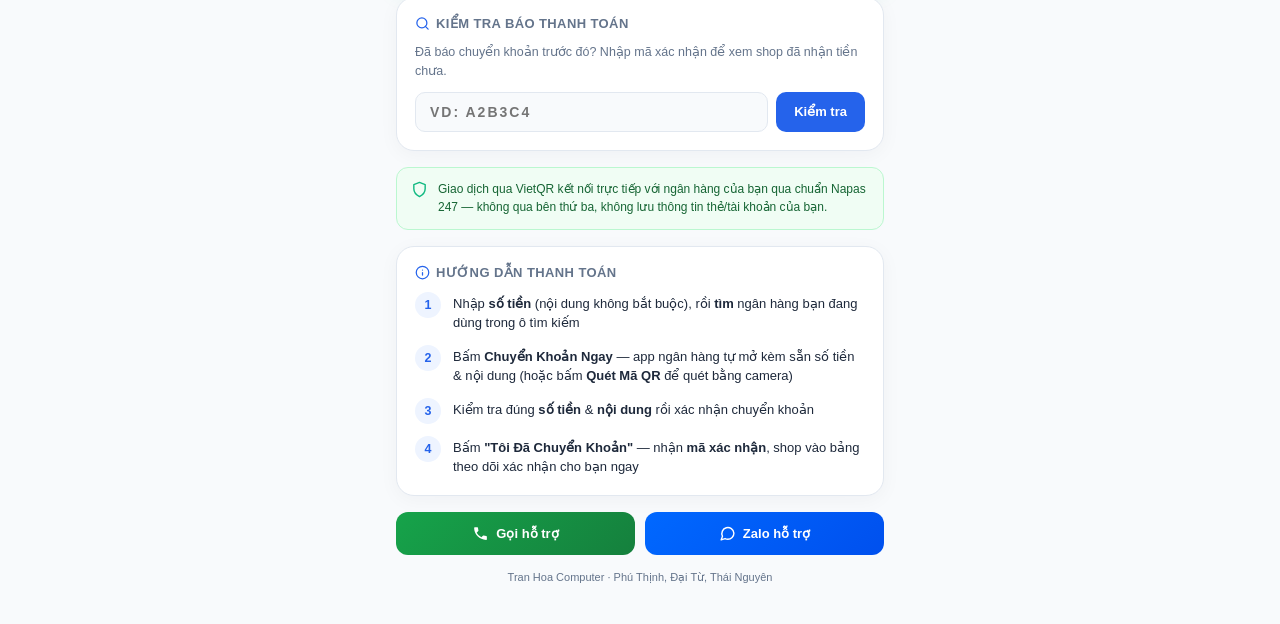
<file: thanhtoan.html>
<!DOCTYPE html>
<html lang="vi">
<head>
<meta charset="UTF-8">
<meta name="viewport" content="width=device-width, initial-scale=1.0, maximum-scale=1, user-scalable=no">
<title>Thanh Toán Trực Tuyến – Tran Hoa Computer</title>
<meta name="description" content="Chuyển khoản nhanh, an toàn tại Tran Hoa Computer — bấm 1 nút mở app ngân hàng với sẵn số tiền & nội dung, hoặc quét mã VietQR/Napas 247.">
<meta name="robots" content="noindex">
<link rel="preconnect" href="https://img.vietqr.io">
<style>
:root{--primary:#2563eb;--primary-hover:#1d4ed8;--dark:#0f172a;--text-main:#1e293b;--text-light:#64748b;--bg-body:#f8fafc;--bg-card:#ffffff;--border-color:#e2e8f0;--accent-orange:#ea580c;--accent-green:#10b981;--danger:#ef4444}
*{box-sizing:border-box;margin:0;padding:0;font-family:'Be Vietnam Pro',Inter,Roboto,'Noto Sans',-apple-system,BlinkMacSystemFont,sans-serif}
html{-webkit-font-smoothing:antialiased;-moz-osx-font-smoothing:grayscale;overflow-x:clip}
body{background:var(--bg-body);color:var(--text-main);padding-bottom:40px;transition:background-color .3s,color .3s}
[data-theme=dark] body{background:#0b1120;color:#e2e8f0}
a{color:inherit}
.container{max-width:520px;margin:0 auto;padding:0 16px}

/* ── header ── */
.pay-header{background:var(--bg-card);border-bottom:1px solid var(--border-color);position:sticky;top:0;z-index:100;transition:background-color .3s,border-color .3s}
[data-theme=dark] .pay-header{background:#111827;border-color:#1e293b}
.pay-header-in{max-width:520px;margin:0 auto;padding:14px 16px;display:flex;align-items:center;gap:10px}
.back-link{display:flex;align-items:center;gap:6px;color:var(--text-light);text-decoration:none;font-size:13.5px;font-weight:600;flex:none}
.back-link svg{width:18px;height:18px}
.pay-header-title{flex:1;text-align:center;font-size:15px;font-weight:800;color:var(--text-main)}
[data-theme=dark] .pay-header-title{color:#f1f5f9}
.theme-toggle-pay{background:none;border:none;cursor:pointer;color:var(--text-light);width:32px;height:32px;display:flex;align-items:center;justify-content:center;flex:none}
.theme-toggle-pay svg{width:19px;height:19px}

/* ── hero strip ── */
.pay-hero{background:linear-gradient(135deg,#4338ca 0,#6d28d9 45%,#9333ea 100%);color:#fff;padding:22px 16px 26px;text-align:center}
.pay-hero h1{font-size:19px;font-weight:800;margin-bottom:5px}
.pay-hero p{font-size:12.5px;opacity:.88;font-weight:500}
.pay-hero-icons{display:flex;justify-content:center;gap:8px;margin-top:12px;flex-wrap:wrap}
.pay-hero-icons span{background:rgba(255,255,255,.16);border:1px solid rgba(255,255,255,.25);border-radius:20px;padding:4px 11px;font-size:11px;font-weight:700;display:inline-flex;align-items:center;gap:5px}
.pay-hero-icons svg{width:12px;height:12px;flex:none}

/* ── card generic ── */
.pay-card{background:var(--bg-card);border-radius:18px;border:1px solid var(--border-color);padding:18px;margin-top:16px;box-shadow:0 4px 20px rgba(15,23,42,.04);transition:background-color .3s,border-color .3s}
[data-theme=dark] .pay-card{background:#111827;border-color:#1e293b}
.pay-card-title{font-size:13px;font-weight:800;text-transform:uppercase;letter-spacing:.4px;color:var(--text-light);margin-bottom:12px;display:flex;align-items:center;gap:6px}
.pay-card-title svg{width:15px;height:15px;color:var(--primary)}

/* ── order summary ── */
#orderSummary{display:none}
#orderSummary.show{display:block}
.os-row{display:flex;justify-content:space-between;gap:10px;padding:7px 0;font-size:13.5px;border-bottom:1px dashed var(--border-color)}
.os-row:last-child{border-bottom:none;font-weight:800;font-size:15px;color:var(--primary);padding-top:10px}
.os-row span:first-child{color:var(--text-light);font-weight:500}
.os-row span:last-child{font-weight:700;color:var(--text-main);text-align:right}
[data-theme=dark] .os-row span:last-child{color:#f1f5f9}

/* ── amount picker ── */
.amount-input-wrap{position:relative;margin-bottom:12px}
.amount-input-wrap input{width:100%;padding:14px 16px 14px 34px;border:1.5px solid var(--border-color);border-radius:12px;font-size:19px;font-weight:800;color:var(--primary);background:var(--bg-body);outline:0;transition:border-color .2s}
[data-theme=dark] .amount-input-wrap input{background:#0b1120;color:#93c5fd}
.amount-input-wrap input:focus{border-color:var(--primary);box-shadow:0 0 0 4px rgba(37,99,235,.1)}
.amount-input-wrap::before{content:"đ";position:absolute;left:14px;top:50%;transform:translateY(-50%);font-weight:800;font-size:17px;color:var(--text-light)}
.amount-chips{display:flex;gap:8px;flex-wrap:wrap;margin-bottom:14px}
.amount-chip{flex:1;min-width:70px;text-align:center;padding:9px 6px;border-radius:10px;border:1.5px solid var(--border-color);background:var(--bg-body);font-size:12.5px;font-weight:700;color:var(--text-main);cursor:pointer;transition:.15s}
[data-theme=dark] .amount-chip{background:#0b1120;color:#e2e8f0}
.amount-chip.active{background:var(--primary);border-color:var(--primary);color:#fff}
.amount-chip:hover:not(.active){border-color:var(--primary)}
.note-field label{font-size:12.5px;font-weight:700;color:var(--text-light);display:block;margin-bottom:6px}
.note-field label small{font-weight:600;color:var(--accent-green)}
.note-field input{width:100%;padding:11px 14px;border:1.5px solid var(--border-color);border-radius:10px;font-size:13.5px;background:var(--bg-body);outline:0;color:var(--text-main)}
[data-theme=dark] .note-field input{background:#0b1120;color:#e2e8f0;border-color:#1e293b}
.note-field input:focus{border-color:var(--primary)}

/* ── chuyển khoản tự động ── */
.at-sub{font-size:12.5px;color:var(--text-light);line-height:1.55;margin-bottom:10px}
.bank-search{position:relative;margin-bottom:10px}
.bank-search svg{position:absolute;left:13px;top:50%;transform:translateY(-50%);width:16px;height:16px;color:var(--text-light);pointer-events:none}
.bank-search input{width:100%;padding:11.5px 12px 11.5px 38px;border:1.5px solid var(--border-color);border-radius:11px;font-size:13.5px;background:var(--bg-body);outline:0;color:var(--text-main)}
[data-theme=dark] .bank-search input{background:#0b1120;color:#e2e8f0;border-color:#1e293b}
.bank-search input:focus{border-color:var(--primary);box-shadow:0 0 0 4px rgba(37,99,235,.08)}
.bank-results{display:none;border:1px solid var(--border-color);border-radius:12px;background:var(--bg-card);overflow:hidden;margin-bottom:10px}
[data-theme=dark] .bank-results{background:#111827;border-color:#1e293b}
.bank-results.show{display:block}
.bank-result-item{display:flex;align-items:center;justify-content:space-between;gap:8px;padding:11px 13px;cursor:pointer;border-bottom:1px solid var(--border-color)}
.bank-result-item:last-child{border-bottom:none}
.bank-result-item:hover{background:var(--bg-body)}
[data-theme=dark] .bank-result-item:hover{background:#0b1120}
.br-name{font-size:13px;font-weight:800;color:var(--text-main)}
.br-full{font-size:11px;color:var(--text-light);margin-top:1px}
.br-badge{flex:none;font-size:9.5px;font-weight:800;padding:3px 8px;border-radius:12px}
.br-badge.auto{background:#ecfdf5;color:#047857}
.br-badge.qr{background:#eff6ff;color:#1d4ed8}
[data-theme=dark] .br-badge.qr{background:rgba(37,99,235,.15)}
[data-theme=dark] .br-badge.auto{background:rgba(16,185,129,.15)}
.bank-chips{display:flex;gap:8px;overflow-x:auto;padding:2px 2px 8px;-webkit-overflow-scrolling:touch;scrollbar-width:none}
.bank-chips::-webkit-scrollbar{display:none}
.bank-chip{flex:none;padding:9px 14px;border-radius:10px;border:1.5px solid var(--border-color);background:var(--bg-body);font-size:12.5px;font-weight:700;color:var(--text-main);cursor:pointer;transition:.15s;white-space:nowrap}
[data-theme=dark] .bank-chip{background:#0b1120;color:#e2e8f0;border-color:#1e293b}
.bank-chip.active{background:var(--primary);border-color:var(--primary);color:#fff}
.bank-chip:hover:not(.active){border-color:var(--primary)}
.bank-selected{display:none;align-items:center;gap:8px;margin-bottom:10px;padding:10px 13px;border-radius:11px;background:#ecfdf5;border:1.5px solid #a7f3d0;font-size:12.5px;font-weight:700;color:#047857}
[data-theme=dark] .bank-selected{background:rgba(16,185,129,.1);border-color:rgba(16,185,129,.3);color:#6ee7b7}
.bank-selected.show{display:flex}
.bank-selected svg{width:15px;height:15px;flex:none}
.bank-clear{margin-left:auto;background:none;border:none;cursor:pointer;color:inherit;display:flex;padding:2px}
.bank-clear svg{width:14px;height:14px}
.btn-auto-pay{width:100%;margin-top:12px;background:linear-gradient(135deg,#2563eb 0,#7c3aed 100%);color:#fff;border:none;padding:15px;border-radius:14px;font-size:15px;font-weight:800;cursor:pointer;display:flex;align-items:center;justify-content:center;gap:8px;box-shadow:0 8px 22px rgba(37,99,235,.3);transition:transform .2s,box-shadow .2s}
.btn-auto-pay:hover{transform:translateY(-2px);box-shadow:0 12px 28px rgba(37,99,235,.4)}
.btn-auto-pay:active{transform:scale(.98)}
.btn-auto-pay svg{width:20px;height:20px}
.at-copies{display:flex;gap:10px;margin-top:10px}
.at-copy-btn{font-size:12px;padding:10px 6px}
.at-hint{font-size:11.5px;color:var(--text-light);text-align:center;margin-top:9px;line-height:1.5}

/* ── QR card ── */
.qr-wrap{background:linear-gradient(160deg,#f3e8ff 0,#fce7f3 60%,#f8fafc 100%);border-radius:20px;padding:18px 16px 22px;margin-top:16px;position:relative;overflow:hidden}
[data-theme=dark] .qr-wrap{background:linear-gradient(160deg,#1e1b3a 0,#2a1b33 60%,#111827 100%)}
.qr-acc-card{background:rgba(255,255,255,.75);backdrop-filter:blur(6px);border-radius:14px;padding:12px 14px;display:flex;align-items:center;gap:10px;margin-bottom:14px}
[data-theme=dark] .qr-acc-card{background:rgba(255,255,255,.08)}
.qr-acc-avatar{width:38px;height:38px;border-radius:50%;background:linear-gradient(135deg,#7c3aed,#f97316);flex:none;display:flex;align-items:center;justify-content:center;color:#fff;font-weight:800;font-size:14px}
.qr-acc-name{font-weight:800;font-size:13.5px;color:#1e1b3a;letter-spacing:.2px}
[data-theme=dark] .qr-acc-name{color:#f1f5f9}
.qr-acc-num{font-size:12.5px;color:#4b5563;font-weight:600;letter-spacing:.5px;display:flex;align-items:center;gap:6px;margin-top:2px}
[data-theme=dark] .qr-acc-num{color:#cbd5e1}
.copy-mini{background:none;border:none;cursor:pointer;color:var(--primary);display:flex;align-items:center;padding:2px}
.copy-mini svg{width:14px;height:14px}
.qr-box{background:#fff;border-radius:16px;padding:16px;text-align:center}
.qr-box-brands{display:flex;justify-content:space-between;align-items:center;margin-bottom:10px;padding:0 2px}
.qr-brand-bank{display:flex;align-items:center;gap:5px;font-weight:800;font-size:14px;color:#8b1a1a}
.qr-brand-bank svg{width:18px;height:18px;flex:none}
.qr-brand-vietqr{font-weight:800;font-size:13px;color:#1d4ed8}
.qr-img-holder{position:relative;width:100%;max-width:280px;margin:0 auto;aspect-ratio:1/1;border-radius:10px;overflow:hidden;background:#f8fafc;display:flex;align-items:center;justify-content:center}
.qr-img-holder img{width:100%;height:100%;object-fit:contain;display:block}
.qr-loading{position:absolute;inset:0;display:flex;align-items:center;justify-content:center;background:#f8fafc;transition:opacity .2s}
.qr-loading.hide{opacity:0;pointer-events:none}
.qr-spin{width:26px;height:26px;border:3px solid #dbeafe;border-top-color:var(--primary);border-radius:50%;animation:spin .8s linear infinite}
@keyframes spin{to{transform:rotate(360deg)}}
.qr-box-amount{margin-top:12px;font-size:15px;font-weight:800;color:var(--primary)}
.qr-box-note{font-size:11.5px;color:var(--text-light);margin-top:2px}
.qr-box-badges{display:flex;justify-content:center;gap:14px;margin-top:14px;align-items:center;flex-wrap:wrap}
.qr-box-badges span{font-size:10.5px;font-weight:800;color:#9ca3af;letter-spacing:.3px}
.qr-box-badges .vq{color:#dc2626}
.qr-box-badges .np{color:#2563eb}
.btn-scan{width:100%;margin-top:14px;display:flex;align-items:center;justify-content:center;gap:8px;padding:13px;border-radius:13px;border:1.8px solid #7c3aed;background:rgba(124,58,237,.06);color:#6d28d9;font-size:13.5px;font-weight:800;cursor:pointer;transition:.15s}
.btn-scan:hover{background:rgba(124,58,237,.12)}
.btn-scan svg{width:17px;height:17px}

/* ── máy quét QR toàn màn hình ── */
.scan-overlay{position:fixed;inset:0;background:#0f172a;z-index:10000;display:none;flex-direction:column}
.scan-overlay.open{display:flex}
.scan-top{display:flex;align-items:center;justify-content:space-between;padding:16px 18px;color:#e2e8f0;font-weight:800;font-size:14.5px;background:rgba(15,23,42,.85)}
.scan-close{background:rgba(255,255,255,.12);border:none;width:34px;height:34px;border-radius:50%;display:flex;align-items:center;justify-content:center;cursor:pointer;color:#fff}
.scan-close svg{width:16px;height:16px}
.scan-video-wrap{position:relative;flex:1;overflow:hidden}
.scan-video-wrap video{width:100%;height:100%;object-fit:cover}
.scan-frame{position:absolute;left:50%;top:50%;transform:translate(-50%,-50%);width:72%;max-width:300px;aspect-ratio:1/1;border-radius:18px;box-shadow:0 0 0 2000px rgba(0,0,0,.45)}
.scan-frame::before,.scan-frame::after{content:"";position:absolute;width:34px;height:34px;border:3.5px solid #38bdf8}
.scan-frame::before{left:-2px;top:-2px;border-right:none;border-bottom:none;border-radius:16px 0 0 0}
.scan-frame::after{right:-2px;bottom:-2px;border-left:none;border-top:none;border-radius:0 0 16px 0}
.scan-hint{color:#cbd5e1;font-size:12.5px;font-weight:600;text-align:center;padding:16px;background:rgba(15,23,42,.85)}

/* ── modal hướng dẫn quét ảnh QR ── */
.guide-steps{display:flex;flex-direction:column;gap:10px;text-align:left;margin-bottom:16px}
.gs-item{display:flex;gap:10px;align-items:flex-start;font-size:12.5px;color:var(--text-main);line-height:1.5}
[data-theme=dark] .gs-item{color:#cbd5e1}
.gs-item b{color:var(--primary)}
.gs-num{flex:none;width:20px;height:20px;border-radius:50%;background:#eef2ff;color:#6d28d9;font-size:11px;font-weight:800;display:flex;align-items:center;justify-content:center}
[data-theme=dark] .gs-num{background:rgba(109,40,217,.2);color:#c4b5fd}

/* ── action buttons ── */
.pay-actions{display:flex;gap:10px;margin-top:16px}
.pbtn{flex:1;display:flex;align-items:center;justify-content:center;gap:6px;padding:12px 10px;border-radius:12px;font-size:12.5px;font-weight:700;border:1.5px solid var(--border-color);background:var(--bg-card);color:var(--text-main);cursor:pointer;transition:.15s}
[data-theme=dark] .pbtn{background:#111827;color:#e2e8f0;border-color:#1e293b}
.pbtn svg{width:16px;height:16px}
.pbtn:hover{border-color:var(--primary);color:var(--primary)}
.btn-confirm-paid{width:100%;margin-top:12px;background:linear-gradient(135deg,var(--accent-green),#059669);color:#fff;border:none;padding:15px;border-radius:14px;font-size:15px;font-weight:800;cursor:pointer;display:flex;align-items:center;justify-content:center;gap:8px;box-shadow:0 8px 22px rgba(16,185,129,.28);transition:transform .2s,box-shadow .2s}
.btn-confirm-paid:hover{transform:translateY(-2px);box-shadow:0 12px 28px rgba(16,185,129,.36)}
.btn-confirm-paid svg{width:19px;height:19px}

/* ── kiểm tra mã xác nhận ── */
.check-row{display:flex;gap:8px}
.check-row input{flex:1;padding:11px 14px;border:1.5px solid var(--border-color);border-radius:10px;font-size:14px;font-weight:700;letter-spacing:2px;text-transform:uppercase;background:var(--bg-body);outline:0;color:var(--text-main)}
[data-theme=dark] .check-row input{background:#0b1120;color:#e2e8f0;border-color:#1e293b}
.check-row input:focus{border-color:var(--primary)}
.check-row button{flex:none;padding:11px 18px;border-radius:10px;border:none;background:var(--primary);color:#fff;font-weight:800;font-size:13px;cursor:pointer}
.check-result{margin-top:12px;font-size:13px;font-weight:700;display:none;align-items:center;gap:7px;padding:11px 13px;border-radius:10px}
.check-result.show{display:flex}
.check-result svg{width:16px;height:16px;flex:none}
.check-result.waiting{background:#fff7ed;color:#c2410c}
[data-theme=dark] .check-result.waiting{background:rgba(234,88,12,.12)}
.check-result.ok{background:#ecfdf5;color:#047857}
[data-theme=dark] .check-result.ok{background:rgba(16,185,129,.12)}
.check-result.bad{background:#fef2f2;color:#b91c1c}
[data-theme=dark] .check-result.bad{background:rgba(239,68,68,.12)}

/* ── steps ── */
.steps-list{display:flex;flex-direction:column;gap:12px}
.step-item{display:flex;gap:12px;align-items:flex-start}
.step-num{flex:none;width:26px;height:26px;border-radius:50%;background:#eef4ff;color:var(--primary);font-weight:800;font-size:12.5px;display:flex;align-items:center;justify-content:center}
[data-theme=dark] .step-num{background:rgba(59,130,246,.16);color:#93c5fd}
.step-text{font-size:13px;color:var(--text-main);line-height:1.5;padding-top:2px}
[data-theme=dark] .step-text{color:#cbd5e1}
.step-text b{color:var(--text-main)}
[data-theme=dark] .step-text b{color:#f1f5f9}

/* ── security note ── */
.sec-note{display:flex;gap:10px;align-items:flex-start;background:#f0fdf4;border:1px solid #bbf7d0;border-radius:12px;padding:12px 14px;margin-top:16px}
[data-theme=dark] .sec-note{background:rgba(16,185,129,.08);border-color:rgba(16,185,129,.25)}
.sec-note svg{width:17px;height:17px;color:var(--accent-green);flex:none;margin-top:1px}
.sec-note p{font-size:12px;color:#166534;line-height:1.55}
[data-theme=dark] .sec-note p{color:#86efac}

/* ── support footer ── */
.support-foot{display:flex;gap:10px;margin-top:16px}
.sf-btn{flex:1;text-decoration:none;display:flex;align-items:center;justify-content:center;gap:7px;padding:13px;border-radius:12px;font-weight:800;font-size:13px}
.sf-call{background:linear-gradient(135deg,#16a34a,#15803d);color:#fff}
.sf-zalo{background:linear-gradient(135deg,#0068ff,#0050ee);color:#fff}
.sf-btn svg{width:17px;height:17px}

/* ── toast ── */
#payToast{position:fixed;bottom:24px;left:50%;transform:translateX(-50%) translateY(20px);background:#1e293b;color:#fff;padding:11px 20px;border-radius:10px;font-size:13px;font-weight:600;box-shadow:0 8px 24px rgba(0,0,0,.25);opacity:0;pointer-events:none;transition:opacity .25s,transform .25s;z-index:11000;max-width:88vw;text-align:center}
#payToast.show{opacity:1;transform:translateX(-50%) translateY(0)}

/* ── modal xác nhận ── */
.pay-modal-overlay{position:fixed;inset:0;background:rgba(15,23,42,.6);backdrop-filter:blur(3px);z-index:9998;display:flex;align-items:center;justify-content:center;opacity:0;visibility:hidden;transition:opacity .25s,visibility .25s;padding:20px}
.pay-modal-overlay.open{opacity:1;visibility:visible}
.pay-modal{background:var(--bg-card);border-radius:20px;padding:26px 22px;max-width:360px;width:100%;text-align:center;transform:scale(.85);transition:transform .25s}
[data-theme=dark] .pay-modal{background:#111827}
.pay-modal-overlay.open .pay-modal{transform:scale(1)}
.pm-icon{width:56px;height:56px;border-radius:50%;background:#ecfdf5;color:var(--accent-green);display:flex;align-items:center;justify-content:center;margin:0 auto 14px}
[data-theme=dark] .pm-icon{background:rgba(16,185,129,.14)}
.pay-modal h3{font-size:16px;font-weight:800;margin-bottom:8px;color:var(--text-main)}
[data-theme=dark] .pay-modal h3{color:#f1f5f9}
.pay-modal p{font-size:13px;color:var(--text-light);line-height:1.6;margin-bottom:14px}
.pm-code-box{display:none;background:var(--bg-body);border:1.5px dashed var(--border-color);border-radius:12px;padding:12px 10px;margin-bottom:14px}
[data-theme=dark] .pm-code-box{background:#0b1120;border-color:#1e293b}
.pm-code-box.show{display:block}
.pm-code-label{font-size:10.5px;font-weight:800;color:var(--text-light);text-transform:uppercase;letter-spacing:.5px}
.pm-code-value{font-size:24px;font-weight:800;letter-spacing:4px;color:var(--primary);margin:4px 0 2px}
.pm-code-hint{font-size:11px;color:var(--text-light);line-height:1.5}
.pm-status{display:none;align-items:center;justify-content:center;gap:6px;font-size:12.5px;font-weight:700;margin-bottom:14px}
.pm-status.show{display:flex}
.pm-status svg{width:15px;height:15px;flex:none}
.pm-status.waiting{color:var(--accent-orange)}
.pm-status.ok{color:var(--accent-green)}
.pm-status.bad{color:var(--danger)}
.pm-btn{width:100%;padding:13px;border-radius:12px;border:none;font-weight:800;font-size:13.5px;cursor:pointer;margin-bottom:8px}
.pm-btn.primary{background:var(--primary);color:#fff}
.pm-btn.ghost{background:var(--bg-body);color:var(--text-main)}
[data-theme=dark] .pm-btn.ghost{background:#0b1120;color:#e2e8f0}
</style>
</head>
<body>

<div class="pay-header">
  <div class="pay-header-in">
    <a href="index.html" class="back-link">
      <svg viewBox="0 0 24 24" fill="none" stroke="currentColor" stroke-width="2" stroke-linecap="round" stroke-linejoin="round"><path d="M19 12H5M12 19l-7-7 7-7"/></svg>
      Trang chủ
    </a>
    <div class="pay-header-title">Thanh Toán</div>
    <button class="theme-toggle-pay" id="themeTogglePay" aria-label="Đổi giao diện sáng/tối">
      <svg viewBox="0 0 24 24" fill="none" stroke="currentColor" stroke-width="2" stroke-linecap="round" stroke-linejoin="round"><path d="M21 12.79A9 9 0 1111.21 3 7 7 0 0021 12.79z"/></svg>
    </button>
  </div>
</div>

<div class="pay-hero">
  <h1>Chuyển Khoản Thanh Toán</h1>
  <p>Bấm 1 nút — app ngân hàng tự mở với sẵn số tiền &amp; nội dung</p>
  <div class="pay-hero-icons">
    <span><svg viewBox="0 0 24 24" fill="none" stroke="currentColor" stroke-width="2" stroke-linecap="round" stroke-linejoin="round"><path d="M13 2L3 14h9l-1 8 10-12h-9l1-8z"/></svg> Tức thì</span>
    <span><svg viewBox="0 0 24 24" fill="none" stroke="currentColor" stroke-width="2" stroke-linecap="round" stroke-linejoin="round"><path d="M12 22s8-4 8-11V5l-8-3-8 3v6c0 7 8 11 8 11z"/><path d="M9 12l2 2 4-4"/></svg> Napas 247</span>
    <span><svg viewBox="0 0 24 24" fill="none" stroke="currentColor" stroke-width="2" stroke-linecap="round" stroke-linejoin="round"><path d="M3 21h18M3 10l9-6 9 6M5 10v11M19 10v11M9 21v-5h6v5"/></svg> 65 ngân hàng</span>
  </div>
</div>

<div class="container">

  <!-- Tóm tắt đơn hàng (chỉ hiện khi có tham số ?service=&orderId=...) -->
  <div class="pay-card" id="orderSummary">
    <div class="pay-card-title">
      <svg viewBox="0 0 24 24" fill="none" stroke="currentColor" stroke-width="2" stroke-linecap="round" stroke-linejoin="round"><path d="M9 5H7a2 2 0 00-2 2v12a2 2 0 002 2h10a2 2 0 002-2V7a2 2 0 00-2-2h-2M9 5a2 2 0 002 2h2a2 2 0 002-2M9 5a2 2 0 012-2h2a2 2 0 012 2"/></svg>
      Thông tin đơn hàng
    </div>
    <div id="osBody"></div>
  </div>

  <!-- Chọn số tiền -->
  <div class="pay-card">
    <div class="pay-card-title">
      <svg viewBox="0 0 24 24" fill="none" stroke="currentColor" stroke-width="2" stroke-linecap="round" stroke-linejoin="round"><path d="M12 1v22M17 5H9.5a3.5 3.5 0 000 7h5a3.5 3.5 0 010 7H6"/></svg>
      Số tiền thanh toán
    </div>
    <div class="amount-input-wrap">
      <input type="text" id="amountInput" inputmode="numeric" placeholder="0" autocomplete="off">
    </div>
    <div class="amount-chips" id="amountChips">
      <div class="amount-chip" data-v="200000">200K</div>
      <div class="amount-chip" data-v="500000">500K</div>
      <div class="amount-chip" data-v="1000000">1 triệu</div>
      <div class="amount-chip" data-v="2000000">2 triệu</div>
    </div>
    <div class="note-field">
      <label>Nội dung chuyển khoản <small>(không bắt buộc)</small></label>
      <input type="text" id="noteInput" maxlength="60" placeholder="Bỏ trống cũng được — shop tự ghi chú giúp bạn">
    </div>
  </div>

  <!-- Chuyển khoản tự động: bấm là mở app ngân hàng -->
  <div class="pay-card" id="autoTransferCard">
    <div class="pay-card-title">
      <svg viewBox="0 0 24 24" fill="none" stroke="currentColor" stroke-width="2" stroke-linecap="round" stroke-linejoin="round"><path d="M13 2L3 14h9l-1 8 10-12h-9l1-8z"/></svg>
      Chuyển khoản tự động
    </div>
    <p class="at-sub">Tìm / chọn ngân hàng bạn dùng rồi bấm nút bên dưới. App hỗ trợ thì tự mở với sẵn <b>số tiền</b> &amp; <b>nội dung</b>; app chưa hỗ trợ thì trang tự lưu <b>ảnh QR có sẵn số tiền</b> để quét 1 phát trong app.</p>
    <div class="bank-search">
      <svg viewBox="0 0 24 24" fill="none" stroke="currentColor" stroke-width="2" stroke-linecap="round" stroke-linejoin="round"><circle cx="11" cy="11" r="8"/><path d="M21 21l-4.35-4.35"/></svg>
      <input id="bankSearch" placeholder="Tìm ngân hàng của bạn... (VD: techcom, tcb, mb)" autocomplete="off">
    </div>
    <div class="bank-results" id="bankResults"></div>
    <div class="bank-selected" id="bankSelected">
      <svg viewBox="0 0 24 24" fill="none" stroke="currentColor" stroke-width="2.4" stroke-linecap="round" stroke-linejoin="round"><path d="M20 6L9 17l-5-5"/></svg>
      <span id="bankSelectedText"></span>
      <button class="bank-clear" id="bankClear" aria-label="Bỏ chọn ngân hàng">
        <svg viewBox="0 0 24 24" fill="none" stroke="currentColor" stroke-width="2.2" stroke-linecap="round" stroke-linejoin="round"><path d="M18 6L6 18M6 6l12 12"/></svg>
      </button>
    </div>
    <div class="bank-chips" id="bankChips"></div>
    <button class="btn-auto-pay" id="autoPayBtn">
      <svg viewBox="0 0 24 24" fill="none" stroke="currentColor" stroke-width="2" stroke-linecap="round" stroke-linejoin="round"><path d="M22 2L11 13"/><path d="M22 2l-7 20-4-9-9-4 20-7z"/></svg>
      Chuyển Khoản Ngay
    </button>
    <div class="at-copies">
      <button class="pbtn at-copy-btn" id="copyAmountBtn">
        <svg viewBox="0 0 24 24" fill="none" stroke="currentColor" stroke-width="2" stroke-linecap="round" stroke-linejoin="round"><rect x="9" y="9" width="13" height="13" rx="2"/><path d="M5 15H4a2 2 0 01-2-2V4a2 2 0 012-2h9a2 2 0 012 2v1"/></svg>
        Sao chép số tiền
      </button>
      <button class="pbtn at-copy-btn" id="copyNoteBtn">
        <svg viewBox="0 0 24 24" fill="none" stroke="currentColor" stroke-width="2" stroke-linecap="round" stroke-linejoin="round"><rect x="9" y="9" width="13" height="13" rx="2"/><path d="M5 15H4a2 2 0 01-2-2V4a2 2 0 012-2h9a2 2 0 012 2v1"/></svg>
        Sao chép nội dung
      </button>
    </div>
    <p class="at-hint">Chỉ chạy trên điện thoại đã cài app ngân hàng. App tự điền số tiền khi mở: VietinBank, BIDV, OCB, ACB, MB. App khác: lưu ảnh QR rồi trong app chọn "Quét QR" → "Thư viện ảnh" — vẫn tự điền 100%.</p>
  </div>

  <!-- QR chuyển khoản -->
  <div class="qr-wrap">
    <div class="qr-acc-card">
      <div class="qr-acc-avatar">TH</div>
      <div>
        <div class="qr-acc-name" id="bankAccName">TRAN VAN HOA</div>
        <div class="qr-acc-num">
          <span id="bankAccNum">3885 5576 789</span>
          <button class="copy-mini" id="copyAccBtn" aria-label="Sao chép số tài khoản">
            <svg viewBox="0 0 24 24" fill="none" stroke="currentColor" stroke-width="2" stroke-linecap="round" stroke-linejoin="round"><rect x="9" y="9" width="13" height="13" rx="2"/><path d="M5 15H4a2 2 0 01-2-2V4a2 2 0 012-2h9a2 2 0 012 2v1"/></svg>
          </button>
        </div>
      </div>
    </div>

    <div class="qr-box">
      <div class="qr-box-brands">
        <div class="qr-brand-bank">
          <svg viewBox="0 0 24 24" fill="none" stroke="currentColor" stroke-width="2" stroke-linecap="round" stroke-linejoin="round"><path d="M3 21h18M3 10l9-6 9 6M5 10v11M19 10v11M9 21v-5h6v5"/></svg>
          TPBank
        </div>
        <div class="qr-brand-vietqr">VietQR</div>
      </div>
      <div class="qr-img-holder">
        <img id="qrImg" alt="Mã QR chuyển khoản VietQR TPBank">
        <div class="qr-loading" id="qrLoading"><div class="qr-spin"></div></div>
      </div>
      <div class="qr-box-amount" id="qrAmountLbl">Nhập số tiền để tạo mã QR</div>
      <div class="qr-box-note">Mã QR tự cập nhật theo số tiền &amp; nội dung bạn nhập</div>
      <div class="qr-box-badges">
        <span class="vq">VietQR</span>
        <span>VietQR Global</span>
        <span class="np">napas 247</span>
      </div>
      <button class="btn-scan" id="scanQrBtn">
        <svg viewBox="0 0 24 24" fill="none" stroke="currentColor" stroke-width="2" stroke-linecap="round" stroke-linejoin="round"><path d="M3 7V5a2 2 0 012-2h2M17 3h2a2 2 0 012 2v2M21 17v2a2 2 0 01-2 2h-2M7 21H5a2 2 0 01-2-2v-2"/><path d="M7 12h10"/></svg>
        Quét Mã QR Bằng Camera
      </button>
    </div>
  </div>

  <div class="pay-actions">
    <button class="pbtn" id="downloadQrBtn">
      <svg viewBox="0 0 24 24" fill="none" stroke="currentColor" stroke-width="2" stroke-linecap="round" stroke-linejoin="round"><path d="M21 15v4a2 2 0 01-2 2H5a2 2 0 01-2-2v-4M7 10l5 5 5-5M12 15V3"/></svg>
      Tải mã QR
    </button>
    <button class="pbtn" id="shareQrBtn">
      <svg viewBox="0 0 24 24" fill="none" stroke="currentColor" stroke-width="2" stroke-linecap="round" stroke-linejoin="round"><circle cx="18" cy="5" r="3"/><circle cx="6" cy="12" r="3"/><circle cx="18" cy="19" r="3"/><path d="M8.6 13.5l6.8 4M15.4 6.5l-6.8 4"/></svg>
      Chia sẻ
    </button>
  </div>

  <button class="btn-confirm-paid" id="confirmPaidBtn">
    <svg viewBox="0 0 24 24" fill="none" stroke="currentColor" stroke-width="2.2" stroke-linecap="round" stroke-linejoin="round"><path d="M20 6L9 17l-5-5"/></svg>
    Tôi Đã Chuyển Khoản
  </button>

  <!-- Kiểm tra báo thanh toán bằng mã xác nhận -->
  <div class="pay-card" id="checkCard">
    <div class="pay-card-title">
      <svg viewBox="0 0 24 24" fill="none" stroke="currentColor" stroke-width="2" stroke-linecap="round" stroke-linejoin="round"><circle cx="11" cy="11" r="8"/><path d="M21 21l-4.35-4.35"/></svg>
      Kiểm tra báo thanh toán
    </div>
    <p class="at-sub">Đã báo chuyển khoản trước đó? Nhập mã xác nhận để xem shop đã nhận tiền chưa.</p>
    <div class="check-row">
      <input id="checkCodeInput" maxlength="6" placeholder="VD: A2B3C4" autocomplete="off">
      <button id="checkCodeBtn">Kiểm tra</button>
    </div>
    <div class="check-result" id="checkResult"></div>
  </div>

  <div class="sec-note">
    <svg viewBox="0 0 24 24" fill="none" stroke="currentColor" stroke-width="2" stroke-linecap="round" stroke-linejoin="round"><path d="M12 22s8-4 8-11V5l-8-3-8 3v6c0 7 8 11 8 11z"/></svg>
    <p>Giao dịch qua VietQR kết nối trực tiếp với ngân hàng của bạn qua chuẩn Napas 247 — không qua bên thứ ba, không lưu thông tin thẻ/tài khoản của bạn.</p>
  </div>

  <!-- Hướng dẫn -->
  <div class="pay-card">
    <div class="pay-card-title">
      <svg viewBox="0 0 24 24" fill="none" stroke="currentColor" stroke-width="2" stroke-linecap="round" stroke-linejoin="round"><circle cx="12" cy="12" r="10"/><path d="M12 16v-4M12 8h.01"/></svg>
      Hướng dẫn thanh toán
    </div>
    <div class="steps-list">
      <div class="step-item"><div class="step-num">1</div><div class="step-text">Nhập <b>số tiền</b> (nội dung không bắt buộc), rồi <b>tìm</b> ngân hàng bạn đang dùng trong ô tìm kiếm</div></div>
      <div class="step-item"><div class="step-num">2</div><div class="step-text">Bấm <b>Chuyển Khoản Ngay</b> — app ngân hàng tự mở kèm sẵn số tiền &amp; nội dung (hoặc bấm <b>Quét Mã QR</b> để quét bằng camera)</div></div>
      <div class="step-item"><div class="step-num">3</div><div class="step-text">Kiểm tra đúng <b>số tiền</b> &amp; <b>nội dung</b> rồi xác nhận chuyển khoản</div></div>
      <div class="step-item"><div class="step-num">4</div><div class="step-text">Bấm <b>"Tôi Đã Chuyển Khoản"</b> — nhận <b>mã xác nhận</b>, shop vào bảng theo dõi xác nhận cho bạn ngay</div></div>
    </div>
  </div>

  <div class="support-foot">
    <a href="tel:0963284044" class="sf-btn sf-call">
      <svg viewBox="0 0 24 24" fill="currentColor"><path d="M6.62 10.79a15.05 15.05 0 006.59 6.59l2.2-2.2a1 1 0 011.01-.24 11.36 11.36 0 003.57.57 1 1 0 011 1V20a1 1 0 01-1 1C10.61 21 3 13.39 3 4a1 1 0 011-1h3.5a1 1 0 011 1 11.36 11.36 0 00.57 3.57 1 1 0 01-.24 1.01l-2.21 2.21z"/></svg>
      Gọi hỗ trợ
    </a>
    <a href="https://zalo.me/0963284044" target="_blank" rel="noopener" class="sf-btn sf-zalo">
      <svg viewBox="0 0 24 24" fill="none" stroke="currentColor" stroke-width="2" stroke-linecap="round" stroke-linejoin="round"><path d="M21 11.5a8.5 8.5 0 01-8.5 8.5c-1.4 0-2.73-.3-3.92-.85L3 21l1.9-5.1A8.5 8.5 0 1121 11.5z"/></svg>
      Zalo hỗ trợ
    </a>
  </div>

  <p style="text-align:center;font-size:11px;color:var(--text-light);margin-top:16px;">Tran Hoa Computer · Phú Thịnh, Đại Từ, Thái Nguyên</p>
</div>

<!-- Máy quét QR -->
<div class="scan-overlay" id="scanOverlay">
  <div class="scan-top">
    <span>Quét mã QR chuyển khoản</span>
    <button class="scan-close" id="scanCloseBtn" aria-label="Đóng">
      <svg viewBox="0 0 24 24" fill="none" stroke="currentColor" stroke-width="2.4" stroke-linecap="round" stroke-linejoin="round"><path d="M18 6L6 18M6 6l12 12"/></svg>
    </button>
  </div>
  <div class="scan-video-wrap">
    <video id="scanVideo" playsinline muted></video>
    <div class="scan-frame"></div>
  </div>
  <p class="scan-hint">Đưa camera vào mã QR — quét xong app ngân hàng sẽ tự mở với số tiền &amp; nội dung đã ghi trên trang</p>
</div>

<div id="payToast"></div>

<div class="pay-modal-overlay" id="confirmModal">
  <div class="pay-modal">
    <div class="pm-icon">
      <svg width="26" height="26" viewBox="0 0 24 24" fill="none" stroke="currentColor" stroke-width="2.2" stroke-linecap="round" stroke-linejoin="round"><path d="M20 6L9 17l-5-5"/></svg>
    </div>
    <h3>Cảm ơn bạn!</h3>
    <p>Shop đã nhận được thông báo và sẽ kiểm tra giao dịch ngay. Bạn có thể gửi thêm ảnh chụp màn hình chuyển khoản qua Zalo để được xác nhận nhanh hơn.</p>
    <div class="pm-code-box" id="pmCodeBox">
      <div class="pm-code-label">Mã xác nhận của bạn</div>
      <div class="pm-code-value" id="pmCodeValue">······</div>
      <div class="pm-code-hint">Shop sẽ dùng mã này xác nhận với bạn. Lưu lại để tra cứu sau.</div>
    </div>
    <div class="pm-status" id="pmStatus">
      <svg id="pmStatusIcon" viewBox="0 0 24 24" fill="none" stroke="currentColor" stroke-width="2.2" stroke-linecap="round" stroke-linejoin="round"><circle cx="12" cy="12" r="10"/><path d="M12 6v6l4 2"/></svg>
      <span id="pmStatusText">Đang chờ shop xác nhận...</span>
    </div>
    <button class="pm-btn primary" id="modalZaloBtn">Gửi ảnh xác nhận qua Zalo</button>
    <button class="pm-btn ghost" id="modalCloseBtn">Đóng</button>
  </div>
</div>

<div class="pay-modal-overlay" id="guideModal">
  <div class="pay-modal">
    <div class="pm-icon" style="background:#eef2ff;color:#6d28d9;">
      <svg width="26" height="26" viewBox="0 0 24 24" fill="none" stroke="currentColor" stroke-width="2" stroke-linecap="round" stroke-linejoin="round"><rect x="3" y="3" width="7" height="7" rx="1"/><rect x="14" y="3" width="7" height="7" rx="1"/><rect x="3" y="14" width="7" height="7" rx="1"/><path d="M14 14h3v3h-3zM18 18h3v3h-3z"/></svg>
    </div>
    <h3 id="guideBankName">Thanh toán bằng ảnh QR</h3>
    <p>App này chưa hỗ trợ tự điền số tiền khi mở. Ảnh QR dưới đây đã nhúng sẵn <b>số tiền + nội dung</b> — quét từ ảnh là tự điền 100%:</p>
    <div class="guide-steps">
      <div class="gs-item"><span class="gs-num">1</span><span>Bấm <b>Lưu Mã QR</b> — ảnh chứa sẵn số tiền &amp; nội dung sẽ lưu vào điện thoại</span></div>
      <div class="gs-item"><span class="gs-num">2</span><span>Mở app <b id="guideBankShort">ngân hàng</b>, chọn mục <b>Quét QR</b></span></div>
      <div class="gs-item"><span class="gs-num">3</span><span>Chọn <b>Quét từ thư viện ảnh</b> → chọn ảnh mã QR vừa lưu → số tiền &amp; nội dung tự điền</span></div>
    </div>
    <button class="pm-btn primary" id="guideSaveBtn">Lưu Mã QR Vào Điện Thoại</button>
    <button class="pm-btn ghost" id="guideOpenAppBtn">Mở App Ngân Hàng</button>
    <button class="pm-btn ghost" id="guideCloseBtn">Đóng</button>
  </div>
</div>

<script>
(function(){
"use strict";

// ═══ Cấu hình — sửa tại đây nếu shop đổi tài khoản/ngân hàng ═══
var BANK = {
  bankId: "tpbank",        // mã ngân hàng dùng cho VietQR (bin hoặc alias, xem img.vietqr.io)
  bin: "970423",           // mã BIN Napas của ngân hàng NHẬN TIỀN (dùng cho deeplink tự động)
  bankLabel: "TPBank",
  accountNo: "3885576789", // không dấu cách, dùng để tạo QR
  accountNoDisplay: "3885 5576 789",
  accountName: "TRAN VAN HOA",
  template: "compact2"
};

// Endpoint hệ thống thông báo của shop (Lyra quản lý)
var NOTIFY_URL = "https://lyra-f3b3a3c8.base44.app/functions/paymentConfirm";
var CHECK_URL = "https://lyra-f3b3a3c8.base44.app/functions/checkPaymentStatus";

// ═══ Danh sách 65 ngân hàng Việt Nam (nguồn: VietQR) ═══
// app = mã deeplink mở app tự động (dl.vietqr.io), auto = app hỗ trợ tự điền số tiền & nội dung
var ALL_BANKS = [{"bin": "970416","code": "ACB","name": "ACB","full": "Ngân hàng TMCP Á Châu","app": "acb","auto": true},{"bin": "970418","code": "BIDV","name": "BIDV","full": "Ngân hàng TMCP Đầu tư và Phát triển Việt Nam","app": "bidv","auto": true},{"bin": "970422","code": "MB","name": "MBBank","full": "Ngân hàng TMCP Quân đội","app": "mb","auto": true},{"bin": "970448","code": "OCB","name": "OCB","full": "Ngân hàng TMCP Phương Đông","app": "ocb","auto": true},{"bin": "970415","code": "ICB","name": "VietinBank","full": "Ngân hàng TMCP Công thương Việt Nam","app": "icb","auto": true},{"bin": "970425","code": "ABB","name": "ABBANK","full": "Ngân hàng TMCP An Bình","app": "abb","auto": false},{"bin": "970405","code": "VBA","name": "Agribank","full": "Ngân hàng Nông nghiệp và Phát triển Nông thôn Việt Nam","app": "vba","auto": false},{"bin": "970438","code": "BVB","name": "BaoVietBank","full": "Ngân hàng TMCP Bảo Việt","app": "bvb","auto": false},{"bin": "546034","code": "CAKE","name": "CAKE","full": "TMCP Việt Nam Thịnh Vượng - Ngân hàng số CAKE by VPBank","app": "cake","auto": false},{"bin": "422589","code": "CIMB","name": "CIMB","full": "Ngân hàng TNHH MTV CIMB Việt Nam","app": "cimb","auto": false},{"bin": "970446","code": "COOPBANK","name": "COOPBANK","full": "Ngân hàng Hợp tác xã Việt Nam","app": "coopbank","auto": false},{"bin": "970431","code": "EIB","name": "Eximbank","full": "Ngân hàng TMCP Xuất Nhập khẩu Việt Nam","app": "eib","auto": false},{"bin": "970437","code": "HDB","name": "HDBank","full": "Ngân hàng TMCP Phát triển Thành phố Hồ Chí Minh","app": "hdb","auto": false},{"bin": "970452","code": "KLB","name": "KienLongBank","full": "Ngân hàng TMCP Kiên Long","app": "klb","auto": false},{"bin": "970449","code": "LPB","name": "LPBank","full": "Ngân hàng TMCP Lộc Phát Việt Nam","app": "lpb","auto": false},{"bin": "970428","code": "NAB","name": "NamABank","full": "Ngân hàng TMCP Nam Á","app": "nab","auto": false},{"bin": "970419","code": "NCB","name": "NCB","full": "Ngân hàng TMCP Quốc Dân","app": "ncb","auto": false},{"bin": "970439","code": "PBVN","name": "PublicBank","full": "Ngân hàng TNHH MTV Public Việt Nam","app": "pbvn","auto": false},{"bin": "970412","code": "PVCB","name": "PVcomBank","full": "Ngân hàng TMCP Đại Chúng Việt Nam","app": "pvcb","auto": false},{"bin": "970400","code": "SGICB","name": "SaigonBank","full": "Ngân hàng TMCP Sài Gòn Công Thương","app": "sgicb","auto": false},{"bin": "970429","code": "SCB","name": "SCB","full": "Ngân hàng TMCP Sài Gòn","app": "scb","auto": false},{"bin": "970440","code": "SEAB","name": "SeABank","full": "Ngân hàng TMCP Đông Nam Á","app": "seab","auto": false},{"bin": "970443","code": "SHB","name": "SHB","full": "Ngân hàng TMCP Sài Gòn - Hà Nội","app": "shb","auto": false},{"bin": "970424","code": "SHBVN","name": "ShinhanBank","full": "Ngân hàng TNHH MTV Shinhan Việt Nam","app": "shbvn","auto": false},{"bin": "970407","code": "TCB","name": "Techcombank","full": "Ngân hàng TMCP Kỹ thương Việt Nam","app": "tcb","auto": false},{"bin": "963388","code": "TIMO","name": "Timo","full": "Ngân hàng số Timo by Ban Viet Bank (Timo by Ban Viet Bank)","app": "timo","auto": false},{"bin": "970423","code": "TPB","name": "TPBank","full": "Ngân hàng TMCP Tiên Phong","app": "tpb","auto": false},{"bin": "970441","code": "VIB","name": "VIB","full": "Ngân hàng TMCP Quốc tế Việt Nam","app": "vib","auto": false},{"bin": "970427","code": "VAB","name": "VietABank","full": "Ngân hàng TMCP Việt Á","app": "vab","auto": false},{"bin": "970433","code": "VIETBANK","name": "VietBank","full": "Ngân hàng TMCP Việt Nam Thương Tín","app": "vietbank","auto": false},{"bin": "970436","code": "VCB","name": "Vietcombank","full": "Ngân hàng TMCP Ngoại Thương Việt Nam","app": "vcb","auto": false},{"bin": "970432","code": "VPB","name": "VPBank","full": "Ngân hàng TMCP Việt Nam Thịnh Vượng","app": "vpb","auto": false},{"bin": "970457","code": "WVN","name": "Woori","full": "Ngân hàng TNHH MTV Woori Việt Nam","app": "wvn","auto": false},{"bin": "970409","code": "BAB","name": "BacABank","full": "Ngân hàng TMCP Bắc Á","app": null,"auto": false},{"bin": "970444","code": "CBB","name": "CBBank","full": "Ngân hàng Thương mại TNHH MTV Xây dựng Việt Nam","app": null,"auto": false},{"bin": "533948","code": "CITIBANK","name": "Citibank","full": "Ngân hàng Citibank, N.A. - Chi nhánh Hà Nội","app": null,"auto": false},{"bin": "796500","code": "DBS","name": "DBSBank","full": "DBS Bank Ltd - Chi nhánh Thành phố Hồ Chí Minh","app": null,"auto": false},{"bin": "970408","code": "GPB","name": "GPBank","full": "Ngân hàng Thương mại TNHH MTV Dầu Khí Toàn Cầu","app": null,"auto": false},{"bin": "970442","code": "HLBVN","name": "HongLeong","full": "Ngân hàng TNHH MTV Hong Leong Việt Nam","app": null,"auto": false},{"bin": "458761","code": "HSBC","name": "HSBC","full": "Ngân hàng TNHH MTV HSBC (Việt Nam)","app": null,"auto": false},{"bin": "970456","code": "IBK - HCM","name": "IBKHCM","full": "Ngân hàng Công nghiệp Hàn Quốc - Chi nhánh TP. Hồ Chí Minh","app": null,"auto": false},{"bin": "970455","code": "IBK - HN","name": "IBKHN","full": "Ngân hàng Công nghiệp Hàn Quốc - Chi nhánh Hà Nội","app": null,"auto": false},{"bin": "970434","code": "IVB","name": "IndovinaBank","full": "Ngân hàng TNHH Indovina","app": null,"auto": false},{"bin": "668888","code": "KBank","name": "KBank","full": "Ngân hàng Đại chúng TNHH Kasikornbank","app": null,"auto": false},{"bin": "970466","code": "KEBHANAHCM","name": "KEBHanaHCM","full": "Ngân hàng KEB Hana – Chi nhánh Thành phố Hồ Chí Minh","app": null,"auto": false},{"bin": "970467","code": "KEBHANAHN","name": "KEBHANAHN","full": "Ngân hàng KEB Hana – Chi nhánh Hà Nội","app": null,"auto": false},{"bin": "970463","code": "KBHCM","name": "KookminHCM","full": "Ngân hàng Kookmin - Chi nhánh Thành phố Hồ Chí Minh","app": null,"auto": false},{"bin": "970462","code": "KBHN","name": "KookminHN","full": "Ngân hàng Kookmin - Chi nhánh Hà Nội","app": null,"auto": false},{"bin": "977777","code": "MAFC","name": "MAFC","full": "Công ty Tài chính TNHH MTV Mirae Asset (Việt Nam) ","app": null,"auto": false},{"bin": "970414","code": "MBV","name": "MBV","full": "Ngân hàng TNHH MTV Việt Nam Hiện Đại","app": null,"auto": false},{"bin": "971025","code": "momo","name": "MoMo","full": "CTCP Dịch Vụ Di Động Trực Tuyến","app": null,"auto": false},{"bin": "970426","code": "MSB","name": "MSB","full": "Ngân hàng TMCP Hàng Hải Việt Nam","app": null,"auto": false},{"bin": "801011","code": "NHB HN","name": "Nonghyup","full": "Ngân hàng Nonghyup - Chi nhánh Hà Nội","app": null,"auto": false},{"bin": "970430","code": "PGB","name": "PGBank","full": "Ngân hàng TMCP Thịnh vượng và Phát triển","app": null,"auto": false},{"bin": "971133","code": "PVDB","name": "PVcomBank Pay","full": "Ngân hàng TMCP Đại Chúng Việt Nam Ngân hàng số","app": null,"auto": false},{"bin": "970403","code": "STB","name": "Sacombank","full": "Ngân hàng TMCP Sài Gòn Thương Tín","app": null,"auto": false},{"bin": "970410","code": "SCVN","name": "StandardChartered","full": "Ngân hàng TNHH MTV Standard Chartered Bank Việt Nam","app": null,"auto": false},{"bin": "546035","code": "Ubank","name": "Ubank","full": "TMCP Việt Nam Thịnh Vượng - Ngân hàng số Ubank by VPBank","app": null,"auto": false},{"bin": "970458","code": "UOB","name": "UnitedOverseas","full": "Ngân hàng United Overseas - Chi nhánh TP. Hồ Chí Minh","app": null,"auto": false},{"bin": "999888","code": "VBSP","name": "VBSP","full": "Ngân hàng Chính sách Xã hội","app": null,"auto": false},{"bin": "970454","code": "VCCB","name": "VietCapitalBank","full": "Ngân hàng TMCP Bản Việt","app": null,"auto": false},{"bin": "971005","code": "VTLMONEY","name": "ViettelMoney","full": "Tổng Công ty Dịch vụ số Viettel - Chi nhánh tập đoàn công nghiệp viễn thông Quân Đội","app": null,"auto": false},{"bin": "970406","code": "Vikki","name": "Vikki","full": "Ngân hàng TNHH MTV Số Vikki","app": null,"auto": false},{"bin": "971011","code": "VNPTMONEY","name": "VNPTMoney","full": "VNPT Money","app": null,"auto": false},{"bin": "970421","code": "VRB","name": "VRB","full": "Ngân hàng Liên doanh Việt - Nga","app": null,"auto": false}]

// Các ngân hàng phổ biến hiện nhanh ở dưới ô tìm kiếm
var POPULAR = ["MB","VCB","TCB","BIDV","ICB","ACB","VPB","TPB","VBA","SHB","HDB","CAKE"];

var selectedBank = null; // {bin, code, name, full, app, auto}

var $ = function(s){ return document.querySelector(s); };

// ═══ Dark mode ═══
(function initTheme(){
  var saved = localStorage.getItem("theme");
  var prefersDark = window.matchMedia && window.matchMedia("(prefers-color-scheme: dark)").matches;
  var theme = saved || (prefersDark ? "dark" : "light");
  if(theme === "dark") document.documentElement.setAttribute("data-theme","dark");
  $("#themeTogglePay").addEventListener("click", function(){
    var isDark = document.documentElement.getAttribute("data-theme") === "dark";
    if(isDark){ document.documentElement.removeAttribute("data-theme"); localStorage.setItem("theme","light"); }
    else { document.documentElement.setAttribute("data-theme","dark"); localStorage.setItem("theme","dark"); }
  });
})();

// ═══ Đọc tham số URL (?service=...&amount=...&orderId=...&customer=...) ═══
var qs = new URLSearchParams(window.location.search);
var pService = qs.get("service") || "";
var pAmount = parseInt((qs.get("amount")||"").replace(/[^\d]/g,""),10) || 0;
var pOrderId = qs.get("orderId") || "";
var pCustomer = qs.get("customer") || "";

function renderOrderSummary(){
  if(!pService && !pOrderId && !pAmount) return;
  var rows = "";
  if(pOrderId) rows += '<div class="os-row"><span>Mã đơn</span><span>#'+esc(pOrderId)+'</span></div>';
  if(pCustomer) rows += '<div class="os-row"><span>Khách hàng</span><span>'+esc(pCustomer)+'</span></div>';
  if(pService) rows += '<div class="os-row"><span>Dịch vụ</span><span>'+esc(pService)+'</span></div>';
  if(pAmount) rows += '<div class="os-row"><span>Cần thanh toán</span><span>'+fmt(pAmount)+'đ</span></div>';
  $("#osBody").innerHTML = rows;
  $("#orderSummary").classList.add("show");
}
function esc(s){ return String(s).replace(/&/g,"&amp;").replace(/</g,"&lt;").replace(/>/g,"&gt;"); }
function fmt(n){ return Number(n||0).toLocaleString("vi-VN"); }
function deaccent(s){
  return String(s||"").normalize("NFD").replace(/[\u0300-\u036f]/g,"").toLowerCase();
}

// ═══ Amount input + chips ═══
var amountInput = $("#amountInput");
var noteInput = $("#noteInput");
var chips = document.querySelectorAll(".amount-chip");
var qrTimer = null;

function setAmount(v){
  amountInput.value = v ? fmt(v) : "";
  syncChipActive(v);
  scheduleQrUpdate();
}
function rawAmount(){
  return parseInt((amountInput.value||"").replace(/[^\d]/g,""),10) || 0;
}
function currentNote(){
  return (noteInput.value||"").trim();
}
function syncChipActive(v){
  chips.forEach(function(c){ c.classList.toggle("active", parseInt(c.dataset.v,10) === v); });
}
amountInput.addEventListener("input", function(){
  var digits = amountInput.value.replace(/[^\d]/g,"");
  amountInput.value = digits ? fmt(parseInt(digits,10)) : "";
  syncChipActive(parseInt(digits,10)||0);
  scheduleQrUpdate();
});
chips.forEach(function(c){
  c.addEventListener("click", function(){ setAmount(parseInt(c.dataset.v,10)); });
});
noteInput.addEventListener("input", scheduleQrUpdate);

function scheduleQrUpdate(){
  clearTimeout(qrTimer);
  $("#qrLoading").classList.remove("hide");
  qrTimer = setTimeout(updateQr, 420);
}

function updateQr(){
  var amt = rawAmount();
  var note = currentNote();
  var url = "https://img.vietqr.io/image/" + BANK.bankId + "-" + BANK.accountNo + "-" + BANK.template + ".png";
  var params = [];
  if(amt > 0) params.push("amount=" + amt);
  if(note) params.push("addInfo=" + encodeURIComponent(note));
  params.push("accountName=" + encodeURIComponent(BANK.accountName));
  url += "?" + params.join("&");

  var img = new Image();
  img.onload = function(){
    $("#qrImg").src = url;
    $("#qrLoading").classList.add("hide");
  };
  img.onerror = function(){
    $("#qrLoading").classList.add("hide");
    showToast("Không tải được mã QR — vui lòng thử lại hoặc chuyển khoản thủ công theo số TK bên trên.");
  };
  img.src = url;

  $("#qrAmountLbl").textContent = amt > 0 ? ("Số tiền: " + fmt(amt) + "đ") : "Nhập số tiền để tạo mã QR";
}

// ═══ Chọn / tìm kiếm ngân hàng ═══
(function initBankUI(){
  // chips phổ biến
  var wrap = $("#bankChips");
  POPULAR.forEach(function(code){
    var b = ALL_BANKS.find(function(x){ return x.code === code; });
    if(!b) return;
    var el = document.createElement("div");
    el.className = "bank-chip";
    el.dataset.code = code;
    el.textContent = b.name;
    el.addEventListener("click", function(){ chooseBank(b, el); });
    wrap.appendChild(el);
  });

  // ô tìm kiếm
  var search = $("#bankSearch");
  var results = $("#bankResults");
  search.addEventListener("input", function(){
    var q = deaccent(search.value).trim();
    if(!q){ results.classList.remove("show"); results.innerHTML = ""; return; }
    var hits = ALL_BANKS.filter(function(b){
      return deaccent(b.name).indexOf(q) !== -1 || deaccent(b.full).indexOf(q) !== -1 ||
             deaccent(b.code).indexOf(q) !== -1 || String(b.bin).indexOf(q) !== -1;
    }).slice(0, 10);
    results.innerHTML = hits.length ? hits.map(function(b){
      var badge = (b.app && b.auto)
        ? '<span class="br-badge auto">tự điền số tiền</span>'
        : (b.app ? '<span class="br-badge qr">mở app + quét ảnh</span>'
                 : '<span class="br-badge qr">quét QR</span>');
      return '<div class="bank-result-item" data-code="' + b.code + '">' +
        '<div><div class="br-name">' + esc(b.name) + '</div><div class="br-full">' + esc(b.full) + '</div></div>' + badge + '</div>';
    }).join("") : '<div class="bank-result-item"><div><div class="br-name">Không tìm thấy ngân hàng</div><div class="br-full">Thử tên khác hoặc dùng mã QR bên dưới</div></div></div>';
    results.classList.add("show");
  });
  results.addEventListener("click", function(e){
    var item = e.target.closest(".bank-result-item");
    if(!item || !item.dataset.code) return;
    var b = ALL_BANKS.find(function(x){ return x.code === item.dataset.code; });
    if(!b) return;
    search.value = "";
    results.classList.remove("show");
    results.innerHTML = "";
    chooseBank(b);
  });
})();

function chooseBank(b, chipEl){
  if(selectedBank && selectedBank.code === b.code){ clearBank(); return; }
  selectedBank = b;
  var mode = (b.app && b.auto) ? " — tự điền số tiền & nội dung" : (b.app ? " — mở app, quét ảnh QR" : " — dùng quét QR");
  $("#bankSelectedText").textContent = "Ngân hàng của bạn: " + b.name + mode;
  $("#bankSelected").classList.add("show");
  document.querySelectorAll(".bank-chip").forEach(function(c){
    c.classList.toggle("active", c.dataset.code === b.code);
  });
}
function clearBank(){
  selectedBank = null;
  $("#bankSelected").classList.remove("show");
  document.querySelectorAll(".bank-chip").forEach(function(c){ c.classList.remove("active"); });
}
$("#bankClear").addEventListener("click", clearBank);

function isMobileDevice(){
  return /Android|iPhone|iPad|iPod/i.test(navigator.userAgent);
}

// ═══ Deeplink mở app ngân hàng — đầy đủ số tiền + nội dung theo trang ═══
function openDeeplink(app, accNo, bin, amt, note, bankLabel){
  var p = new URLSearchParams({
    app: app,
    ba: accNo + "@" + bin,
    am: String(amt),
    tn: note || ("Thanh toan " + BANK.accountName),
    bn: BANK.accountName,
    url: location.href.split("#")[0]
  });
  var link = "https://dl.vietqr.io/pay?" + p.toString();
  showToast("Đang mở app " + (bankLabel || "ngân hàng") + "...");
  setTimeout(function(){ location.href = link; }, 350);
}

$("#autoPayBtn").addEventListener("click", function(){
  if(!selectedBank){
    showToast("Tìm & chọn ngân hàng của bạn trước nhé");
    $("#bankSearch").focus();
    return;
  }
  var amt = rawAmount();
  if(amt <= 0){
    showToast("Nhập số tiền trước khi chuyển khoản nhé");
    amountInput.focus();
    return;
  }
  if(!selectedBank.app){
    showToast(selectedBank.name + " chưa có app mở tự động — mở app ngân hàng rồi quét mã QR trên trang nhé");
    return;
  }
  if(!isMobileDevice()){
    showToast("Nút tự động chỉ chạy trên điện thoại — anh/chị quét mã QR bên dưới nhé!");
    return;
  }
  if(selectedBank.auto){
    openDeeplink(selectedBank.app, BANK.accountNo, BANK.bin, amt, currentNote(), selectedBank.name);
  } else {
    openGuide(selectedBank);
  }
});

// ═══ Quét QR bằng camera ngay trên trang ═══
var scanStream = null, scanRAF = null, scanning = false, scanOk = false;

function ensureScannerLib(cb){
  if(window.BarcodeDetector || window.jsQR) return cb();
  var s = document.createElement("script");
  s.src = "https://cdn.jsdelivr.net/npm/jsqr@1.4.0/dist/jsQR.min.js";
  s.onload = cb;
  s.onerror = function(){ showToast("Không tải được thư viện quét mã — kiểm tra mạng"); closeScanner(); };
  document.head.appendChild(s);
}

function openScanner(){
  if(!navigator.mediaDevices || !navigator.mediaDevices.getUserMedia){
    showToast("Thiết bị không hỗ trợ camera"); return;
  }
  ensureScannerLib(function(){
    navigator.mediaDevices.getUserMedia({ video: { facingMode: { ideal: "environment" } } })
      .then(function(stream){
        scanStream = stream;
        scanning = true; scanOk = false;
        var video = $("#scanVideo");
        video.srcObject = stream;
        video.setAttribute("playsinline", "true");
        video.play();
        $("#scanOverlay").classList.add("open");
        scanLoop();
      })
      .catch(function(){
        showToast("Không truy cập được camera — kiểm tra quyền camera của trình duyệt nhé");
      });
  });
}

function closeScanner(){
  scanning = false;
  if(scanRAF) cancelAnimationFrame(scanRAF);
  if(scanStream){ scanStream.getTracks().forEach(function(t){ t.stop(); }); scanStream = null; }
  var video = $("#scanVideo");
  if(video) video.srcObject = null;
  $("#scanOverlay").classList.remove("open");
}

function scanLoop(){
  if(!scanning) return;
  var video = $("#scanVideo");
  if(video.readyState !== video.HAVE_ENOUGH_DATA){ scanRAF = requestAnimationFrame(scanLoop); return; }
  var canvas = document.createElement("canvas");
  canvas.width = video.videoWidth; canvas.height = video.videoHeight;
  var ctx = canvas.getContext("2d", { willReadFrequently: true });
  ctx.drawImage(video, 0, 0);
  var done = function(text){
    scanOk = true;
    closeScanner();
    handleScanResult(text);
  };
  if(window.BarcodeDetector){
    var det = new window.BarcodeDetector({ formats: ["qr_code"] });
    det.detect(canvas).then(function(codes){
      if(codes && codes.length && codes[0].rawValue) done(codes[0].rawValue);
      else scanRAF = requestAnimationFrame(scanLoop);
    }).catch(function(){ scanRAF = requestAnimationFrame(scanLoop); });
  } else if(window.jsQR){
    var data = ctx.getImageData(0, 0, canvas.width, canvas.height);
    var code = window.jsQR(data.data, canvas.width, canvas.height);
    if(code && code.data) done(code.data);
    else scanRAF = requestAnimationFrame(scanLoop);
  } else {
    closeScanner();
  }
}

// Đọc QR chuẩn EMVCo/VietQR: lấy BIN, số tài khoản, số tiền, nội dung
function parseVietQR(text){
  function tlv(s){
    var out = {}, i = 0;
    while(i + 4 <= s.length){
      var tag = s.substr(i, 2);
      var len = parseInt(s.substr(i + 2, 2), 10);
      if(isNaN(len)) break;
      out[tag] = s.substr(i + 4, len);
      i += 4 + len;
    }
    return out;
  }
  try{
    if(!/^\d{4,}/.test(text)) return null;
    var root = tlv(text);
    var r = {};
    for(var t = 26; t <= 51; t++){
      var m = root[String(t)];
      if(!m) continue;
      var sub = tlv(m);
      if(sub["01"] && /^\d{16,}$/.test(sub["01"])){
        r.bin = sub["01"].substr(4, 6);
        r.account = sub["01"].substr(10);
      }
    }
    if(root["54"] && root["54"].length > 6){
      r.amount = parseInt(root["54"].replace(/[^\d]/g, ""), 10) || 0;
    }
    if(root["62"]){
      var s62 = tlv(root["62"]);
      if(s62["05"]) r.note = s62["05"];
    }
    return r;
  }catch(e){ return null; }
}

function handleScanResult(text){
  var info = parseVietQR(text);
  if(!info){
    showToast("Mã QR này không phải mã chuyển khoản ngân hàng");
    return;
  }
  var accNo = info.account || BANK.accountNo;
  var bin = info.bin || BANK.bin;
  var bankInfo = ALL_BANKS.find(function(b){ return b.bin === bin; });
  // Ưu tiên ngân hàng khách chọn sẵn; không thì dùng ngân hàng trong mã QR
  var useBank = (selectedBank && selectedBank.app) ? selectedBank : (bankInfo && bankInfo.app ? bankInfo : null);
  var amt = rawAmount() || info.amount || 0;
  var note = currentNote() || info.note || "";
  if(amt <= 0){
    showToast("Nhập số tiền trên trang trước khi quét nhé");
    amountInput.focus();
    return;
  }
  if(!isMobileDevice()){
    showToast("Đã đọc mã: " + (bankInfo ? bankInfo.name : bin) + " — mở trang này trên điện thoại để tự mở app ngân hàng");
    return;
  }
  if(!useBank){
    showToast("Ngân hàng này chưa hỗ trợ mở tự động — trong app chọn Quét QR rồi quét từ ảnh đã lưu nhé");
    saveQrImage();
    return;
  }
  if(useBank.auto){
    openDeeplink(useBank.app, accNo, bin, amt, note, useBank.name);
  } else {
    showToast("App " + useBank.name + " chưa nhận sẵn số tiền khi mở — em đã chuẩn bị ảnh QR, quét từ ảnh trong app là tự điền nhé");
    saveQrImage();
    openGuide(useBank);
  }
}

$("#scanQrBtn").addEventListener("click", openScanner);
$("#scanCloseBtn").addEventListener("click", closeScanner);

// ═══ Copy số tài khoản / số tiền / nội dung ═══
$("#bankAccName").textContent = BANK.accountName;
$("#bankAccNum").textContent = BANK.accountNoDisplay;
$("#copyAccBtn").addEventListener("click", function(){
  copyText(BANK.accountNo);
  showToast("Đã sao chép số tài khoản: " + BANK.accountNoDisplay);
});
$("#copyAmountBtn").addEventListener("click", function(){
  var amt = rawAmount();
  if(amt <= 0){ showToast("Nhập số tiền trước nhé"); amountInput.focus(); return; }
  copyText(String(amt));
  showToast("Đã sao chép số tiền: " + fmt(amt));
});
$("#copyNoteBtn").addEventListener("click", function(){
  var note = currentNote() || ("Thanh toan " + BANK.accountName);
  copyText(note);
  showToast("Đã sao chép nội dung: " + note);
});
function copyText(text){
  if(navigator.clipboard && navigator.clipboard.writeText){
    navigator.clipboard.writeText(text).catch(function(){ fallbackCopy(text); });
  } else fallbackCopy(text);
}
function fallbackCopy(text){
  var ta = document.createElement("textarea");
  ta.value = text; ta.style.position="fixed"; ta.style.opacity="0";
  document.body.appendChild(ta); ta.select();
  try{ document.execCommand("copy"); }catch(e){}
  document.body.removeChild(ta);
}

// ═══ Tải / lưu ảnh QR (blob để tải được trên điện thoại) ═══
function saveQrImage(){
  var src = $("#qrImg").src;
  if(!src || rawAmount() <= 0){ showToast("Nhập số tiền trước để tạo mã QR nhé"); amountInput.focus(); return false; }
  fetch(src, { mode: "cors" }).then(function(r){ return r.blob(); }).then(function(blob){
    var url = URL.createObjectURL(blob);
    var a = document.createElement("a");
    a.href = url; a.download = "vietqr-tranhoacomputer.png";
    document.body.appendChild(a); a.click(); document.body.removeChild(a);
    setTimeout(function(){ URL.revokeObjectURL(url); }, 4000);
    showToast("Đã lưu ảnh mã QR — có sẵn số tiền + nội dung chuyển khoản");
  }).catch(function(){
    window.open(src, "_blank");
    showToast("Nhấn GIỮ ảnh mã QR để lưu vào điện thoại nhé");
  });
  return true;
}
$("#downloadQrBtn").addEventListener("click", saveQrImage);

// ═══ Modal hướng dẫn cho app KHÔNG tự điền ═══
function openGuide(b){
  $("#guideBankName").textContent = "Thanh toán qua " + b.name;
  $("#guideBankShort").textContent = b.name;
  $("#guideModal").classList.add("open");
}
$("#guideCloseBtn").addEventListener("click", function(){ $("#guideModal").classList.remove("open"); });
$("#guideModal").addEventListener("click", function(e){ if(e.target === $("#guideModal")) $("#guideModal").classList.remove("open"); });
$("#guideSaveBtn").addEventListener("click", function(){ saveQrImage(); });
$("#guideOpenAppBtn").addEventListener("click", function(){
  if(selectedBank && selectedBank.app){
    openDeeplink(selectedBank.app, BANK.accountNo, BANK.bin, rawAmount(), currentNote(), selectedBank.name);
  }
});

// ═══ Chia sẻ ═══
$("#shareQrBtn").addEventListener("click", function(){
  var amt = rawAmount();
  var text = "Chuyển khoản Tran Hoa Computer\nNgân hàng: " + BANK.bankLabel + "\nSTK: " + BANK.accountNoDisplay + "\nChủ TK: " + BANK.accountName + (amt ? ("\nSố tiền: " + fmt(amt) + "đ") : "");
  if(navigator.share){
    navigator.share({ title:"Thông tin chuyển khoản", text: text }).catch(function(){});
  } else {
    copyText(text);
    showToast("Đã sao chép thông tin chuyển khoản để chia sẻ");
  }
});

// ═══ Xác nhận đã chuyển khoản → báo shop NGAY + nhận mã xác nhận ═══
var pollTimer = null;

function notifyPaid(){
  var amt = rawAmount();
  var note = currentNote();
  var json = JSON.stringify({
    amount: amt, note: note, orderId: pOrderId, customer: pCustomer,
    service: pService, page: location.href.split("#")[0], ts: new Date().toISOString()
  });
  fetch(NOTIFY_URL, {
    method: "POST",
    headers: { "Content-Type": "application/json" },
    body: json,
    keepalive: true
  }).then(function(r){ return r.ok ? r.json() : null; })
    .then(function(j){
      if(j && j.code){
        $("#pmCodeValue").textContent = j.code;
        $("#pmCodeBox").classList.add("show");
        try{ localStorage.setItem("thcLastCode", j.code); }catch(e){}
        setPmStatus("cho_xac_nhan");
        startPolling(j.code);
      }
    }).catch(function(){ /* mạng lỗi — vẫn hiện modal, không chặn khách */ });
}

function setPmStatus(status){
  var box = $("#pmStatus");
  var icon = $("#pmStatusIcon");
  var text = $("#pmStatusText");
  box.classList.remove("waiting","ok","bad");
  box.classList.add("show");
  if(status === "danhan"){
    box.classList.add("ok");
    icon.innerHTML = '<path d="M20 6L9 17l-5-5"/>';
    text.textContent = "Shop đã xác nhận nhận tiền!";
  } else if(status === "dahuy"){
    box.classList.add("bad");
    icon.innerHTML = '<circle cx="12" cy="12" r="10"/><path d="M12 8v4M12 16h.01"/>';
    text.textContent = "Shop chưa thấy giao dịch — vui lòng liên hệ Zalo hỗ trợ";
  } else {
    box.classList.add("waiting");
    icon.innerHTML = '<circle cx="12" cy="12" r="10"/><path d="M12 6v6l4 2"/>';
    text.textContent = "Đang chờ shop xác nhận...";
  }
}

function startPolling(code){
  stopPolling();
  var tries = 0;
  pollTimer = setInterval(function(){
    tries++;
    if(tries > 150){ stopPolling(); return; }
    fetch(CHECK_URL, {
      method: "POST",
      headers: { "Content-Type": "application/json" },
      body: JSON.stringify({ code: code })
    }).then(function(r){ return r.ok ? r.json() : null; })
      .then(function(j){
        if(j && j.found && j.status !== "cho_xac_nhan"){
          setPmStatus(j.status);
          stopPolling();
        }
      }).catch(function(){});
  }, 12000);
}
function stopPolling(){
  if(pollTimer){ clearInterval(pollTimer); pollTimer = null; }
}

$("#confirmPaidBtn").addEventListener("click", function(){
  notifyPaid();
  $("#confirmModal").classList.add("open");
});
$("#modalCloseBtn").addEventListener("click", function(){
  $("#confirmModal").classList.remove("open");
});
$("#confirmModal").addEventListener("click", function(e){
  if(e.target === $("#confirmModal")) $("#confirmModal").classList.remove("open");
});
$("#modalZaloBtn").addEventListener("click", function(){
  var amt = rawAmount();
  var note = currentNote();
  var msg = "Em vừa chuyển khoản" + (amt ? (" " + fmt(amt) + "đ") : "") + (note ? (" — nội dung: " + note) : "") + (pOrderId ? (" cho đơn #" + pOrderId) : "") + ". Shop kiểm tra giúp em nhé!";
  window.open("https://zalo.me/0963284044?text=" + encodeURIComponent(msg), "_blank");
  $("#confirmModal").classList.remove("open");
});

// ═══ Kiểm tra báo thanh toán bằng mã xác nhận ═══
(function initCheckCard(){
  var input = $("#checkCodeInput");
  var result = $("#checkResult");
  try{
    var last = localStorage.getItem("thcLastCode");
    if(last) input.value = last;
  }catch(e){}

  function runCheck(){
    var code = (input.value||"").trim().toUpperCase();
    if(!code){ showToast("Nhập mã xác nhận trước nhé"); return; }
    result.className = "check-result show waiting";
    result.innerHTML = '<svg viewBox="0 0 24 24" fill="none" stroke="currentColor" stroke-width="2.2" stroke-linecap="round" stroke-linejoin="round"><circle cx="12" cy="12" r="10"/><path d="M12 6v6l4 2"/></svg> Đang kiểm tra...';
    fetch(CHECK_URL, {
      method: "POST",
      headers: { "Content-Type": "application/json" },
      body: JSON.stringify({ code: code })
    }).then(function(r){ return r.json(); }).then(function(j){
      if(!j || !j.found){
        result.className = "check-result show bad";
        result.innerHTML = '<svg viewBox="0 0 24 24" fill="none" stroke="currentColor" stroke-width="2.2" stroke-linecap="round" stroke-linejoin="round"><circle cx="12" cy="12" r="10"/><path d="M12 8v4M12 16h.01"/></svg> Không tìm thấy mã này — kiểm tra lại mã giúp shop nhé';
        return;
      }
      if(j.status === "danhan"){
        result.className = "check-result show ok";
        result.innerHTML = '<svg viewBox="0 0 24 24" fill="none" stroke="currentColor" stroke-width="2.2" stroke-linecap="round" stroke-linejoin="round"><path d="M20 6L9 17l-5-5"/></svg> Shop đã xác nhận nhận tiền' + (j.amount ? " (" + fmt(j.amount) + "đ)" : "") + ". Cảm ơn bạn!";
      } else if(j.status === "dahuy"){
        result.className = "check-result show bad";
        result.innerHTML = '<svg viewBox="0 0 24 24" fill="none" stroke="currentColor" stroke-width="2.2" stroke-linecap="round" stroke-linejoin="round"><circle cx="12" cy="12" r="10"/><path d="M12 8v4M12 16h.01"/></svg> Shop chưa thấy giao dịch — vui lòng liên hệ Zalo hỗ trợ';
      } else {
        result.className = "check-result show waiting";
        result.innerHTML = '<svg viewBox="0 0 24 24" fill="none" stroke="currentColor" stroke-width="2.2" stroke-linecap="round" stroke-linejoin="round"><circle cx="12" cy="12" r="10"/><path d="M12 6v6l4 2"/></svg> Đang chờ shop xác nhận — quay lại sau ít phút nhé';
      }
    }).catch(function(){
      result.className = "check-result show bad";
      result.innerHTML = '<svg viewBox="0 0 24 24" fill="none" stroke="currentColor" stroke-width="2.2" stroke-linecap="round" stroke-linejoin="round"><circle cx="12" cy="12" r="10"/><path d="M12 8v4M12 16h.01"/></svg> Lỗi mạng — thử lại sau';
    });
  }

  $("#checkCodeBtn").addEventListener("click", runCheck);
  input.addEventListener("keydown", function(e){ if(e.key === "Enter") runCheck(); });
})();

// ═══ Toast ═══
var toastTimer = null;
function showToast(msg){
  var t = $("#payToast");
  t.textContent = msg;
  t.classList.add("show");
  clearTimeout(toastTimer);
  toastTimer = setTimeout(function(){ t.classList.remove("show"); }, 3200);
}

// ═══ Khởi động ═══
renderOrderSummary();
if(pAmount > 0){ setAmount(pAmount); }
if(pOrderId || pCustomer){
  noteInput.value = ("TT " + (pOrderId ? ("DH"+pOrderId+" ") : "") + (pCustomer||"")).trim();
}
updateQr();

})();
</script>
</body>
</html>
</file>
